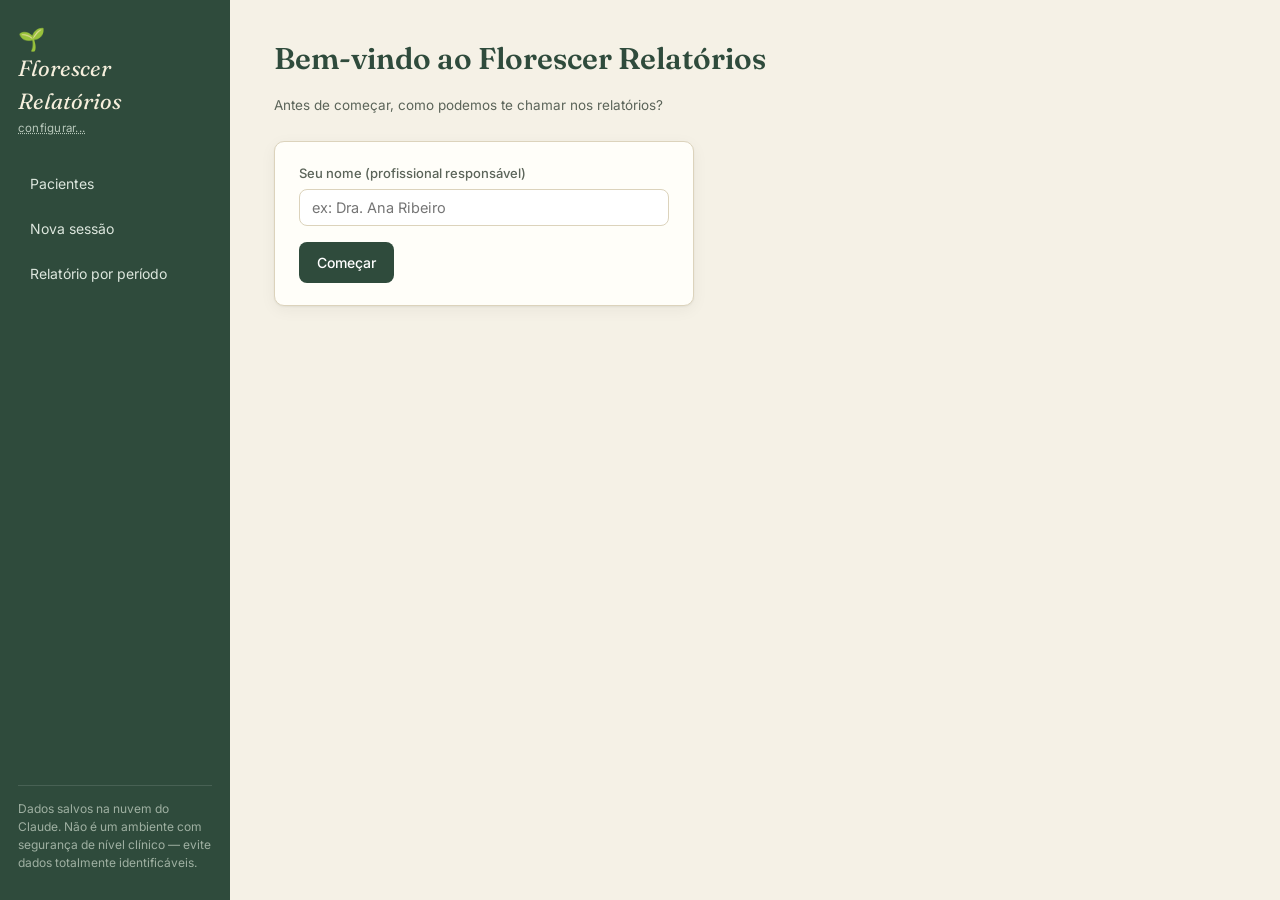
<file: local/index.html>
<!DOCTYPE html>
<html lang="pt-BR">
<head>
<meta charset="UTF-8">
<meta name="viewport" content="width=device-width, initial-scale=1.0">
<title>Florescer Relatórios</title>
<link rel="preconnect" href="https://fonts.googleapis.com">
<link href="https://fonts.googleapis.com/css2?family=Fraunces:ital,opsz,wght@0,9..144,400;0,9..144,500;0,9..144,600;1,9..144,500&family=Inter:wght@400;500;600;700&display=swap" rel="stylesheet">
<style>
  :root{
    --bg: #F5F1E6;
    --bg-alt: #ECE5D3;
    --panel: #FFFEF9;
    --ink: #232E27;
    --ink-soft: #5B6459;
    --primary: #2F4B3C;
    --primary-light: #6E8B76;
    --accent: #B8862E;
    --accent-soft: #EFDFBB;
    --border: #DCD3BC;
    --danger: #A6432B;
    --radius: 10px;
    --shadow: 0 1px 2px rgba(35,46,39,0.06), 0 4px 16px rgba(35,46,39,0.05);
  }
  *{box-sizing:border-box;}
  body{
    margin:0;
    background:var(--bg);
    color:var(--ink);
    font-family:'Inter',sans-serif;
    font-size:15px;
    line-height:1.5;
  }
  h1,h2,h3,.display{
    font-family:'Fraunces',serif;
    font-weight:600;
    color:var(--primary);
    margin:0;
  }
  #app{
    display:flex;
    min-height:100vh;
  }
  /* Sidebar */
  #sidebar{
    width:230px;
    flex-shrink:0;
    background:var(--primary);
    color:#EFE9D8;
    padding:28px 18px;
    display:flex;
    flex-direction:column;
    gap:26px;
  }
  #brand{
    display:flex;
    flex-direction:column;
    gap:2px;
  }
  #brand .leaf{
    font-size:22px;
    line-height:1;
  }
  #brand .name{
    font-family:'Fraunces',serif;
    font-style:italic;
    font-size:22px;
    color:#F6EFDD;
  }
  #brand .sub{
    font-size:11.5px;
    color:#B9C9BC;
    letter-spacing:.02em;
  }
  nav{display:flex; flex-direction:column; gap:4px;}
  nav button{
    all:unset;
    cursor:pointer;
    padding:10px 12px;
    border-radius:8px;
    font-size:14px;
    color:#DCE6DD;
    transition:background .15s ease;
  }
  nav button:hover{ background:rgba(255,255,255,0.08); }
  nav button.active{
    background:rgba(255,255,255,0.14);
    color:#fff;
    font-weight:500;
  }
  #sidebar-footer{
    margin-top:auto;
    font-size:12px;
    color:#9FB0A2;
    border-top:1px solid rgba(255,255,255,0.12);
    padding-top:14px;
  }
  /* Main */
  #main{
    flex:1;
    padding:36px 44px;
    max-width:920px;
  }
  .eyebrow-free-header{
    margin-bottom:26px;
  }
  .card{
    background:var(--panel);
    border:1px solid var(--border);
    border-radius:var(--radius);
    padding:22px 24px;
    box-shadow:var(--shadow);
    margin-bottom:18px;
  }
  .row{ display:flex; gap:12px; align-items:center; flex-wrap:wrap;}
  .btn{
    all:unset;
    cursor:pointer;
    background:var(--primary);
    color:#fff;
    padding:10px 18px;
    border-radius:8px;
    font-size:14px;
    font-weight:500;
    text-align:center;
  }
  .btn:hover{ background:#243C30; }
  .btn.secondary{
    background:transparent;
    color:var(--primary);
    border:1px solid var(--primary-light);
  }
  .btn.secondary:hover{ background:var(--bg-alt); }
  .btn.accent{ background:var(--accent); }
  .btn.accent:hover{ background:#9C7226; }
  .btn.danger{ background:transparent; color:var(--danger); border:1px solid #E3B7A9;}
  .btn.danger:hover{ background:#FBEEE9; }
  .btn:disabled{ opacity:.5; cursor:not-allowed; }
  input[type=text], input[type=date], textarea, select{
    font-family:'Inter',sans-serif;
    font-size:14.5px;
    padding:9px 12px;
    border:1px solid var(--border);
    border-radius:8px;
    background:#fff;
    color:var(--ink);
    width:100%;
  }
  textarea{ resize:vertical; line-height:1.55; }
  label{ font-size:13px; color:var(--ink-soft); font-weight:500; display:block; margin-bottom:6px;}
  .field{ margin-bottom:16px; }
  .muted{ color:var(--ink-soft); font-size:13.5px; }
  .patient-item{
    display:flex; justify-content:space-between; align-items:center;
    padding:14px 16px; border:1px solid var(--border); border-radius:8px;
    margin-bottom:8px; cursor:pointer; background:#fff;
    transition:border-color .15s ease;
  }
  .patient-item:hover{ border-color:var(--primary-light); }
  .patient-item .name{ font-weight:600; color:var(--ink); }
  .patient-item .count{ font-size:12.5px; color:var(--ink-soft); }
  .report-item{
    padding:12px 14px; border:1px solid var(--border); border-radius:8px;
    margin-bottom:8px; cursor:pointer; background:#fff;
  }
  .report-item:hover{ border-color:var(--primary-light); }
  .report-item .title{ font-weight:600; font-size:14px; }
  .report-item .date{ font-size:12.5px; color:var(--ink-soft); }
  .badge{
    display:inline-block; font-size:11.5px; padding:3px 9px; border-radius:20px;
    background:var(--accent-soft); color:#7A5A18; font-weight:500;
  }
  .rec-dot{
    width:10px; height:10px; border-radius:50%; background:var(--danger);
    animation:pulse 1.2s infinite;
  }
  @keyframes pulse{ 0%{opacity:1;} 50%{opacity:.35;} 100%{opacity:1;} }
  #transcript-box{
    min-height:140px; max-height:260px; overflow-y:auto;
    white-space:pre-wrap;
  }
  .divider{ height:1px; background:var(--border); margin:20px 0; }
  .empty-state{
    text-align:center; padding:40px 20px; color:var(--ink-soft);
  }
  .toast{
    position:fixed; bottom:24px; right:24px; background:var(--primary);
    color:#fff; padding:12px 18px; border-radius:8px; font-size:13.5px;
    box-shadow:var(--shadow); opacity:0; transform:translateY(8px);
    transition:all .25s ease; pointer-events:none; z-index:50;
  }
  .toast.show{ opacity:1; transform:translateY(0); }
  a.linklike{ color:var(--primary); text-decoration:underline; cursor:pointer; }
  ::selection{ background:var(--accent-soft); }
  @media (max-width: 720px){
    #app{ flex-direction:column; }
    #sidebar{ width:100%; flex-direction:row; align-items:center; padding:14px 16px; gap:14px;}
    #brand .sub{ display:none; }
    nav{ flex-direction:row; overflow-x:auto; }
    #sidebar-footer{ display:none; }
    #main{ padding:20px; }
  }
</style>
</head>
<body>
<div id="app">
  <div id="sidebar">
    <div id="brand">
      <span class="leaf">🌱</span>
      <span class="name">Florescer Relatórios</span>
      <span class="sub" id="sidebar-professional-name" style="cursor:pointer; text-decoration:underline dotted;" title="Clique para editar">—</span>
    </div>
    <nav id="nav">
      <button data-view="patients">Pacientes</button>
      <button data-view="newSession">Nova sessão</button>
      <button data-view="period">Relatório por período</button>
    </nav>
    <div id="sidebar-footer">Dados salvos na nuvem do Claude. Não é um ambiente com segurança de nível clínico — evite dados totalmente identificáveis.</div>
  </div>
  <div id="main"></div>
</div>
<div class="toast" id="toast"></div>

<script>
/* ---------------- State & storage ---------------- */
const state = {
  professionalName: null,
  patients: [],
  reportsByPatient: {},
  currentView: 'patients',
  currentPatientId: null,
};

const SHARED = true;

// Dentro do Claude usa o armazenamento do artefato; no site (GitHub Pages) usa o localStorage do navegador.
const HAS_CLAUDE_STORAGE = typeof window.storage !== 'undefined' && window.storage && typeof window.storage.get === 'function';

async function storeGet(key){
  try{
    if(HAS_CLAUDE_STORAGE){ const r = await window.storage.get(key, SHARED); return r ? JSON.parse(r.value) : null; }
    const raw = localStorage.getItem(key);
    return raw ? JSON.parse(raw) : null;
  }
  catch(e){ return null; }
}
async function storeSet(key, value){
  try{
    if(HAS_CLAUDE_STORAGE){ await window.storage.set(key, JSON.stringify(value), SHARED); }
    else { localStorage.setItem(key, JSON.stringify(value)); }
  }
  catch(e){ console.error('storage set failed', e); showToast('Erro ao salvar. Tente novamente.'); }
}

function showToast(msg){
  const t = document.getElementById('toast');
  t.textContent = msg;
  t.classList.add('show');
  setTimeout(()=> t.classList.remove('show'), 2400);
}
function uid(){ return Date.now().toString(36) + Math.random().toString(36).slice(2,8); }
function fmtDate(iso){
  const d = new Date(iso);
  return d.toLocaleDateString('pt-BR', { day:'2-digit', month:'2-digit', year:'numeric' });
}
function todayISO(){ return new Date().toISOString().slice(0,10); }

/* ---------------- Claude API call ---------------- */
async function callClaude(promptText){
  const response = await fetch('https://api.anthropic.com/v1/messages', {
    method: 'POST',
    headers: { 'Content-Type': 'application/json' },
    body: JSON.stringify({
      model: 'claude-sonnet-4-6',
      max_tokens: 1000,
      messages: [{ role: 'user', content: promptText }]
    })
  });
  if(!response.ok){
    if(!HAS_CLAUDE_STORAGE){ showToast('A geração por IA só está disponível dentro do Claude. Aqui você pode escrever o relatório manualmente.'); }
    throw new Error('Falha na chamada à IA (' + response.status + ')');
  }
  const data = await response.json();
  return (data.content || []).map(b => b.text || '').join('\n').trim();
}

/* ---------------- Init ---------------- */
async function init(){
  const config = await storeGet('florescer:config');
  if(config && config.professionalName){
    state.professionalName = config.professionalName;
  }
  const patients = await storeGet('florescer:patients');
  state.patients = patients || [];
  document.getElementById('sidebar-professional-name').textContent = state.professionalName ? state.professionalName : 'configurar...';

  document.querySelectorAll('#nav button').forEach(btn=>{
    btn.addEventListener('click', ()=> setView(btn.dataset.view));
  });

  document.getElementById('sidebar-professional-name').addEventListener('click', async ()=>{
    const novo = prompt('Seu nome (aparece nos relatórios):', state.professionalName || '');
    if(!novo || !novo.trim()) return;
    state.professionalName = novo.trim();
    await storeSet('florescer:config', { professionalName: state.professionalName });
    document.getElementById('sidebar-professional-name').textContent = state.professionalName;
    showToast('Nome atualizado.');
  });

  if(!state.professionalName){
    renderSetup();
  } else {
    setView('patients');
  }
}

function setView(view, opts={}){
  state.currentView = view;
  document.querySelectorAll('#nav button').forEach(b=> b.classList.toggle('active', b.dataset.view===view));
  if(view==='patients') renderPatients();
  if(view==='newSession') renderNewSession(opts.patientId || null);
  if(view==='period') renderPeriod();
  if(view==='patientDetail') renderPatientDetail(opts.patientId);
}

/* ---------------- Setup ---------------- */
function renderSetup(){
  const main = document.getElementById('main');
  main.innerHTML = `
    <div class="eyebrow-free-header">
      <h1>Bem-vindo ao Florescer Relatórios</h1>
      <p class="muted">Antes de começar, como podemos te chamar nos relatórios?</p>
    </div>
    <div class="card" style="max-width:420px;">
      <div class="field">
        <label>Seu nome (profissional responsável)</label>
        <input type="text" id="setup-name" placeholder="ex: Dra. Ana Ribeiro">
      </div>
      <button class="btn" id="setup-save">Começar</button>
    </div>
  `;
  document.getElementById('setup-save').addEventListener('click', async ()=>{
    const name = document.getElementById('setup-name').value.trim();
    if(!name){ showToast('Digite um nome para continuar.'); return; }
    state.professionalName = name;
    await storeSet('florescer:config', { professionalName: name });
    document.getElementById('sidebar-professional-name').textContent = name;
    setView('patients');
  });
}

/* ---------------- Patients list ---------------- */
async function renderPatients(){
  const main = document.getElementById('main');
  main.innerHTML = `
    <div class="eyebrow-free-header row" style="justify-content:space-between;">
      <h1>Pacientes</h1>
      <button class="btn" id="add-patient-btn">Novo paciente</button>
    </div>
    <div id="add-patient-card" class="card" style="display:none; max-width:420px;">
      <div class="field">
        <label>Nome ou identificação do paciente</label>
        <input type="text" id="new-patient-name" placeholder="ex: Paciente M.S. ou iniciais">
      </div>
      <div class="row">
        <button class="btn" id="confirm-add-patient">Adicionar</button>
        <button class="btn secondary" id="cancel-add-patient">Cancelar</button>
      </div>
    </div>
    <div id="patients-list"></div>
  `;
  document.getElementById('add-patient-btn').addEventListener('click', ()=>{
    document.getElementById('add-patient-card').style.display = 'block';
  });
  document.getElementById('cancel-add-patient').addEventListener('click', ()=>{
    document.getElementById('add-patient-card').style.display = 'none';
  });
  document.getElementById('confirm-add-patient').addEventListener('click', async ()=>{
    const name = document.getElementById('new-patient-name').value.trim();
    if(!name){ showToast('Digite um nome.'); return; }
    const patient = { id: uid(), name, createdAt: new Date().toISOString() };
    state.patients.push(patient);
    await storeSet('florescer:patients', state.patients);
    renderPatients();
    showToast('Paciente adicionado.');
  });

  const list = document.getElementById('patients-list');
  if(state.patients.length===0){
    list.innerHTML = `<div class="card empty-state">Nenhum paciente cadastrado ainda. Clique em "Novo paciente" para começar.</div>`;
    return;
  }
  for(const p of state.patients){
    const reports = state.reportsByPatient[p.id] || (await loadReports(p.id));
    const item = document.createElement('div');
    item.className = 'patient-item';
    item.innerHTML = `<div><div class="name">${escapeHtml(p.name)}</div><div class="count">${reports.length} relatório(s)</div></div><div class="muted">Ver →</div>`;
    item.addEventListener('click', ()=> setView('patientDetail', {patientId: p.id}));
    list.appendChild(item);
  }
}

async function loadReports(patientId){
  const key = 'florescer:reports:' + patientId;
  const reports = (await storeGet(key)) || [];
  state.reportsByPatient[patientId] = reports;
  return reports;
}
async function saveReports(patientId, reports){
  state.reportsByPatient[patientId] = reports;
  await storeSet('florescer:reports:' + patientId, reports);
}

function escapeHtml(str){
  return String(str).replace(/[&<>"']/g, m => ({'&':'&amp;','<':'&lt;','>':'&gt;','"':'&quot;',"'":'&#39;'}[m]));
}

/* ---------------- Patient detail ---------------- */
async function renderPatientDetail(patientId){
  const patient = state.patients.find(p=>p.id===patientId);
  if(!patient){ setView('patients'); return; }
  const reports = await loadReports(patientId);
  const main = document.getElementById('main');
  main.innerHTML = `
    <div class="eyebrow-free-header">
      <a class="linklike" id="back-link">← Pacientes</a>
      <h1 style="margin-top:8px;">${escapeHtml(patient.name)}</h1>
      <p class="muted">Cadastrado em ${fmtDate(patient.createdAt)}</p>
    </div>
    <div class="row" style="margin-bottom:18px;">
      <button class="btn" id="new-session-for-patient">Nova sessão para este paciente</button>
      <button class="btn secondary" id="rename-patient">Editar nome</button>
      <button class="btn danger" id="delete-patient">Remover paciente</button>
    </div>
    <h3 style="margin-bottom:10px;">Relatórios de sessão</h3>
    <div id="reports-list"></div>
  `;
  document.getElementById('back-link').addEventListener('click', ()=> setView('patients'));
  document.getElementById('new-session-for-patient').addEventListener('click', ()=> setView('newSession', {patientId}));
  document.getElementById('rename-patient').addEventListener('click', async ()=>{
    const novoNome = prompt('Novo nome do paciente:', patient.name);
    if(!novoNome || !novoNome.trim()) return;
    patient.name = novoNome.trim();
    await storeSet('florescer:patients', state.patients);
    showToast('Nome atualizado.');
    renderPatientDetail(patientId);
  });
  document.getElementById('delete-patient').addEventListener('click', async ()=>{
    if(!confirm('Remover este paciente e todos os relatórios associados? Esta ação não pode ser desfeita.')) return;
    state.patients = state.patients.filter(p=>p.id!==patientId);
    await storeSet('florescer:patients', state.patients);
    showToast('Paciente removido.');
    setView('patients');
  });

  const list = document.getElementById('reports-list');
  if(reports.length===0){
    list.innerHTML = `<div class="card empty-state">Nenhum relatório ainda para este paciente.</div>`;
    return;
  }
  const sorted = [...reports].sort((a,b)=> new Date(b.date) - new Date(a.date));
  list.innerHTML='';
  for(const r of sorted){
    const item = document.createElement('div');
    item.className = 'report-item';
    const statusBadge = r.reviewed
      ? `<span class="badge" style="background:#DCEAD9; color:#2F4B3C;">Revisado</span>`
      : `<span class="badge">Rascunho</span>`;
    item.innerHTML = `<div><div class="title">${escapeHtml(r.title)}</div><div class="date">${fmtDate(r.date)}</div></div>${statusBadge}`;
    item.style.display = 'flex';
    item.style.justifyContent = 'space-between';
    item.style.alignItems = 'center';
    item.addEventListener('click', ()=> renderReportViewer(patientId, r.id));
    list.appendChild(item);
  }
}

/* ---------------- Report viewer / editor ---------------- */
async function renderReportViewer(patientId, reportId){
  const patient = state.patients.find(p=>p.id===patientId);
  const reports = state.reportsByPatient[patientId] || await loadReports(patientId);
  const report = reports.find(r=>r.id===reportId);
  if(!report){ setView('patientDetail', {patientId}); return; }
  const main = document.getElementById('main');
  main.innerHTML = `
    <div class="eyebrow-free-header">
      <a class="linklike" id="back-link">← ${escapeHtml(patient.name)}</a>
      <div class="row" style="justify-content:space-between; margin-top:8px;">
        <h1>${escapeHtml(report.title)}</h1>
        <span class="badge">${fmtDate(report.date)}</span>
      </div>
    </div>
    <div class="card">
      <p class="muted" style="margin-bottom:12px;">⚠️ Este texto pode ter sido gerado ou ajudado por IA — revise com atenção antes de considerá-lo final.</p>
      <label>Relatório (editável)</label>
      <textarea id="report-editor" rows="16">${escapeHtml(report.report)}</textarea>
      <div class="row" style="margin-top:14px; justify-content:space-between;">
        <label style="display:flex; align-items:center; gap:8px; margin:0; cursor:pointer;">
          <input type="checkbox" id="reviewed-check" style="width:auto;" ${report.reviewed ? 'checked' : ''}>
          Marcar como revisado
        </label>
      </div>
      <div class="row" style="margin-top:14px;">
        <button class="btn" id="save-report-edit">Salvar alterações</button>
        <button class="btn secondary" id="export-word">Exportar Word (.doc)</button>
        <button class="btn secondary" id="export-pdf">Exportar PDF</button>
        <button class="btn danger" id="delete-report">Excluir relatório</button>
      </div>
    </div>
    <details class="card">
      <summary style="cursor:pointer; font-weight:500;">Ver transcrição original da sessão (para auditoria)</summary>
      <div style="margin-top:12px; white-space:pre-wrap;" class="muted">${escapeHtml(report.transcript || '(sem transcrição registrada)')}</div>
    </details>
  `;
  document.getElementById('back-link').addEventListener('click', ()=> setView('patientDetail', {patientId}));
  document.getElementById('save-report-edit').addEventListener('click', async ()=>{
    report.report = document.getElementById('report-editor').value;
    report.reviewed = document.getElementById('reviewed-check').checked;
    await saveReports(patientId, reports);
    showToast('Relatório salvo.');
  });
  document.getElementById('reviewed-check').addEventListener('change', async (e)=>{
    report.reviewed = e.target.checked;
    await saveReports(patientId, reports);
  });
  document.getElementById('delete-report').addEventListener('click', async ()=>{
    if(!confirm('Excluir este relatório permanentemente? Esta ação não pode ser desfeita.')) return;
    const updated = reports.filter(r=>r.id!==reportId);
    await saveReports(patientId, updated);
    showToast('Relatório excluído.');
    setView('patientDetail', {patientId});
  });
  document.getElementById('export-word').addEventListener('click', ()=>{
    exportWord(report.title, document.getElementById('report-editor').value, patient.name, report.date);
  });
  document.getElementById('export-pdf').addEventListener('click', ()=>{
    exportPdf(report.title, document.getElementById('report-editor').value, patient.name, report.date);
  });
}

/* ---------------- Export helpers ---------------- */
function reportHtmlBody(title, bodyText, patientName, dateStr){
  const paragraphs = bodyText.split('\n').map(line=>{
    line = line.trim();
    if(!line) return '<p>&nbsp;</p>';
    return `<p>${escapeHtml(line)}</p>`;
  }).join('\n');
  return `
    <h1 style="font-family:Georgia,serif;color:#2F4B3C;">${escapeHtml(title)}</h1>
    <p><strong>Paciente:</strong> ${escapeHtml(patientName)} &nbsp;|&nbsp; <strong>Data:</strong> ${fmtDate(dateStr)}</p>
    <p><strong>Profissional:</strong> ${escapeHtml(state.professionalName || '')}</p>
    <hr>
    ${paragraphs}
  `;
}

function exportWord(title, bodyText, patientName, dateStr){
  const html = `
    <html xmlns:o='urn:schemas-microsoft-com:office:office' xmlns:w='urn:schemas-microsoft-com:office:word' xmlns='http://www.w3.org/TR/REC-html40'>
    <head><meta charset='utf-8'><title>${escapeHtml(title)}</title></head>
    <body style="font-family:Calibri, Arial, sans-serif; font-size:12pt;">
      ${reportHtmlBody(title, bodyText, patientName, dateStr)}
    </body></html>`;
  const blob = new Blob(['\ufeff', html], { type: 'application/msword' });
  const url = URL.createObjectURL(blob);
  const a = document.createElement('a');
  a.href = url;
  a.download = `${sanitizeFilename(title)}.doc`;
  document.body.appendChild(a);
  a.click();
  document.body.removeChild(a);
  URL.revokeObjectURL(url);
}

function exportPdf(title, bodyText, patientName, dateStr){
  const w = window.open('', '_blank');
  w.document.write(`
    <html><head><title>${escapeHtml(title)}</title>
    <style>body{font-family:Georgia,serif; padding:40px; color:#232E27; line-height:1.6;} h1{color:#2F4B3C;}</style>
    </head><body>${reportHtmlBody(title, bodyText, patientName, dateStr)}</body></html>
  `);
  w.document.close();
  setTimeout(()=> w.print(), 300);
}

function sanitizeFilename(str){
  return str.normalize('NFD').replace(/[\u0300-\u036f]/g,'').replace(/[^a-zA-Z0-9\- ]/g,'').trim().replace(/\s+/g,'_') || 'relatorio';
}

/* ---------------- New session (recording + transcription) ---------------- */
let recognition = null;
let mediaRecorder = null;
let audioChunks = [];
let liveTranscript = '';
let isRecording = false;
let recTimerStart = null;
let recTimerInterval = null;
let uploadedAudioUrl = null;
let uploadRecognition = null;
let isTranscribingUpload = false;

function updateRecTimer(){
  const el = document.getElementById('rec-timer');
  if(!el || !recTimerStart) return;
  const secs = Math.floor((Date.now() - recTimerStart) / 1000);
  const mm = String(Math.floor(secs/60)).padStart(2,'0');
  const ss = String(secs%60).padStart(2,'0');
  el.textContent = `Gravando... ${mm}:${ss}`;
}

function renderNewSession(preselectPatientId){
  const main = document.getElementById('main');
  const patientOptions = state.patients.map(p=>`<option value="${p.id}" ${p.id===preselectPatientId?'selected':''}>${escapeHtml(p.name)}</option>`).join('');
  main.innerHTML = `
    <div class="eyebrow-free-header">
      <h1>Nova sessão</h1>
      <p class="muted">Grave a sessão para transcrever ao vivo, ou cole uma transcrição manualmente abaixo.</p>
    </div>
    <div class="card">
      <div class="field">
        <label>Paciente</label>
        <select id="session-patient">
          <option value="">Selecione...</option>
          ${patientOptions}
        </select>
      </div>
      <div class="field">
        <label>Título da sessão</label>
        <input type="text" id="session-title" placeholder="ex: Sessão de acompanhamento" value="Sessão de ${fmtDate(todayISO())}">
      </div>
      <div class="field">
        <label>Data</label>
        <input type="date" id="session-date" value="${todayISO()}">
      </div>
    </div>
    <div class="card">
      <div class="row" style="justify-content:space-between;">
        <label style="margin:0;">Transcrição ao vivo</label>
        <div class="row" id="rec-status" style="display:none;"><span class="rec-dot"></span><span class="muted" id="rec-timer">Gravando... 00:00</span></div>
      </div>
      <div id="transcript-box" style="border:1px solid var(--border); border-radius:8px; padding:10px 12px; margin:10px 0; background:#FBF9F2;"></div>
      <div class="row">
        <button class="btn" id="start-rec">Iniciar gravação</button>
        <button class="btn danger" id="stop-rec" disabled>Parar</button>
      </div>
      <p class="muted" id="speech-support-note" style="margin-top:10px;"></p>
      <p class="muted" style="margin-top:4px;">O áudio não é salvo — só o texto transcrito fica registrado, para servir de bloco de notas e permitir conferência posterior.</p>
    </div>
    <div class="card">
      <label style="margin:0;">Já tem uma sessão gravada? Envie o áudio</label>
      <p class="muted" style="margin-top:4px; margin-bottom:12px;">O arquivo de áudio nunca é salvo — é descartado assim que a transcrição termina.</p>
      <input type="file" id="audio-upload" accept="audio/*">
      <audio id="audio-player" controls style="display:none; width:100%; margin-top:12px;"></audio>

      <div style="margin-top:16px; padding:14px; border:1px dashed var(--border); border-radius:8px; background:#FBF9F2;">
        <div class="row" style="justify-content:space-between;">
          <strong style="font-size:13.5px;">Opção A — Whisper local (experimental)</strong>
          <span class="badge">beta</span>
        </div>
        <p class="muted" style="margin-top:6px;">Roda dentro do seu navegador, sem enviar o áudio pra nenhum servidor. Baixa um modelo de IA (~150MB) na primeira vez. Pode não funcionar neste ambiente por restrições de segurança — se travar, use a Opção B abaixo.</p>
        <button class="btn secondary" id="transcribe-whisper-btn" style="margin-top:8px;" disabled>Transcrever com Whisper local</button>
        <p class="muted" id="whisper-status" style="margin-top:8px; display:none;"></p>
      </div>

      <div style="margin-top:12px; padding:14px; border:1px dashed var(--border); border-radius:8px;">
        <strong style="font-size:13.5px;">Opção B — Tocar e ouvir pelo microfone</strong>
        <p class="muted" style="margin-top:6px;">Mais simples, sempre funciona. Toca o áudio e o microfone escuta a reprodução — aumente o volume e fique em ambiente silencioso.</p>
        <div class="row" style="margin-top:8px;">
          <button class="btn secondary" id="transcribe-upload-btn" disabled>Transcrever ouvindo</button>
          <button class="btn danger" id="stop-upload-transcribe-btn" style="display:none;">Parar transcrição</button>
        </div>
      </div>
      <button class="btn secondary" id="discard-upload-btn" style="display:none; margin-top:12px;">Descartar áudio</button>
    </div>
    <div class="card">
      <div class="field">
        <label>Ou cole/edite a transcrição manualmente</label>
        <textarea id="manual-transcript" rows="6" placeholder="Cole aqui a transcrição da sessão, se preferir."></textarea>
      </div>
    </div>
    <div class="card">
      <button class="btn accent" id="generate-report" disabled>Gerar esboço de relatório com IA</button>
      <p class="muted" style="margin-top:8px;">Disponível após haver alguma transcrição (gravada, enviada por áudio, ou colada).</p>
      <div id="report-result" style="display:none; margin-top:18px;">
        <p class="muted" style="margin-bottom:10px;">⚠️ Esboço gerado por IA a partir da transcrição — revise com atenção antes de salvar, comparando com o texto original acima.</p>
        <label>Esboço do relatório (revise e edite antes de salvar)</label>
        <textarea id="draft-report" rows="14"></textarea>
        <div class="row" style="margin-top:12px;">
          <button class="btn" id="save-session-report">Salvar relatório</button>
        </div>
      </div>
    </div>
  `;

  liveTranscript = '';
  isRecording = false;
  updateTranscriptBox();
  wireNewSessionEvents();
  wireAudioUploadEvents();
}

function updateTranscriptBox(){
  const box = document.getElementById('transcript-box');
  if(box) box.textContent = liveTranscript || '(a transcrição aparecerá aqui durante a gravação)';
}

function currentFullTranscript(){
  const manual = document.getElementById('manual-transcript').value.trim();
  const combined = [liveTranscript.trim(), manual].filter(Boolean).join('\n\n');
  return combined;
}

function wireNewSessionEvents(){
  const SpeechRecognitionAPI = window.SpeechRecognition || window.webkitSpeechRecognition;
  const supportNote = document.getElementById('speech-support-note');
  if(!SpeechRecognitionAPI){
    supportNote.textContent = 'Seu navegador não tem suporte à transcrição automática (funciona melhor no Chrome ou Edge). Você ainda pode colar a transcrição manualmente abaixo.';
    document.getElementById('start-rec').disabled = true;
  } else {
    supportNote.textContent = 'A transcrição automática funciona melhor no Chrome/Edge, em ambiente silencioso.';
  }

  document.getElementById('manual-transcript').addEventListener('input', refreshGenerateButton);

  document.getElementById('start-rec').addEventListener('click', async ()=>{
    try{
      const stream = await navigator.mediaDevices.getUserMedia({ audio: true });
      audioChunks = [];
      mediaRecorder = new MediaRecorder(stream);
      mediaRecorder.ondataavailable = e => audioChunks.push(e.data);
      mediaRecorder.start();

      recognition = new SpeechRecognitionAPI();
      recognition.lang = 'pt-BR';
      recognition.continuous = true;
      recognition.interimResults = false;
      recognition.onresult = (event)=>{
        for(let i=event.resultIndex; i<event.results.length; i++){
          if(event.results[i].isFinal){
            liveTranscript += event.results[i][0].transcript + ' ';
            updateTranscriptBox();
            refreshGenerateButton();
          }
        }
      };
      recognition.onerror = (e)=>{ console.warn('speech recognition error', e); };
      recognition.onend = ()=>{ if(isRecording) recognition.start(); };
      recognition.start();

      isRecording = true;
      recTimerStart = Date.now();
      recTimerInterval = setInterval(updateRecTimer, 1000);
      document.getElementById('start-rec').disabled = true;
      document.getElementById('stop-rec').disabled = false;
      document.getElementById('rec-status').style.display = 'flex';
      updateRecTimer();
    } catch(err){
      showToast('Não foi possível acessar o microfone.');
    }
  });

  document.getElementById('stop-rec').addEventListener('click', ()=>{
    isRecording = false;
    if(recognition) recognition.stop();
    if(mediaRecorder && mediaRecorder.state !== 'inactive') mediaRecorder.stop();
    clearInterval(recTimerInterval);
    document.getElementById('start-rec').disabled = false;
    document.getElementById('stop-rec').disabled = true;
    document.getElementById('rec-status').style.display = 'none';
    refreshGenerateButton();
  });

  document.getElementById('generate-report').addEventListener('click', async ()=>{
    const transcript = currentFullTranscript();
    if(!transcript){ showToast('Não há transcrição ainda.'); return; }
    const btn = document.getElementById('generate-report');
    btn.disabled = true;
    btn.textContent = 'Gerando esboço...';
    try{
      const patientSelect = document.getElementById('session-patient');
      const patientName = patientSelect.options[patientSelect.selectedIndex]?.text || 'Paciente';
      const prompt = `Você é um assistente que ajuda terapeutas a redigir esboços de relatório de sessão clínica em português do Brasil, a partir da transcrição de um atendimento.

Paciente: ${patientName}
Transcrição da sessão:
"""
${transcript}
"""

Gere um esboço de relatório de sessão, organizado com os seguintes tópicos:
1. Resumo da sessão
2. Temas abordados
3. Observações clínicas
4. Encaminhamentos / plano para próxima sessão

Escreva em tom profissional, objetivo e neutro. Não invente informações que não estejam na transcrição. Este é apenas um esboço que o profissional vai revisar e editar antes de finalizar.`;
      const result = await callClaude(prompt);
      document.getElementById('draft-report').value = result;
      document.getElementById('report-result').style.display = 'block';
    } catch(err){
      showToast('Erro ao gerar esboço. Tente novamente.');
    } finally {
      btn.disabled = false;
      btn.textContent = 'Gerar esboço de relatório com IA';
    }
  });

  document.getElementById('save-session-report').addEventListener('click', async ()=>{
    const patientId = document.getElementById('session-patient').value;
    if(!patientId){ showToast('Selecione um paciente.'); return; }
    const title = document.getElementById('session-title').value.trim() || 'Sessão';
    const date = document.getElementById('session-date').value || todayISO();
    const reportText = document.getElementById('draft-report').value;
    const transcript = currentFullTranscript();
    const reports = state.reportsByPatient[patientId] || await loadReports(patientId);
    reports.push({ id: uid(), title, date, transcript, report: reportText, createdAt: new Date().toISOString() });
    await saveReports(patientId, reports);
    showToast('Relatório salvo com sucesso.');
    setView('patientDetail', { patientId });
  });
}

function wireAudioUploadEvents(){
  const SpeechRecognitionAPI = window.SpeechRecognition || window.webkitSpeechRecognition;
  const fileInput = document.getElementById('audio-upload');
  const player = document.getElementById('audio-player');
  const transcribeBtn = document.getElementById('transcribe-upload-btn');
  const stopBtn = document.getElementById('stop-upload-transcribe-btn');
  const discardBtn = document.getElementById('discard-upload-btn');

  if(!SpeechRecognitionAPI){
    transcribeBtn.disabled = true;
    transcribeBtn.title = 'Transcrição automática não é suportada neste navegador.';
  }

  fileInput.addEventListener('change', ()=>{
    const file = fileInput.files[0];
    if(!file) return;
    if(uploadedAudioUrl) URL.revokeObjectURL(uploadedAudioUrl);
    uploadedAudioUrl = URL.createObjectURL(file);
    player.src = uploadedAudioUrl;
    player.style.display = 'block';
    transcribeBtn.disabled = !SpeechRecognitionAPI;
    document.getElementById('transcribe-whisper-btn').disabled = false;
    discardBtn.style.display = 'inline-block';
  });

  document.getElementById('transcribe-whisper-btn').addEventListener('click', async ()=>{
    const file = fileInput.files[0];
    if(!file) return;
    await runWhisperTranscription(file);
  });

  discardBtn.addEventListener('click', ()=> discardUploadedAudio());

  transcribeBtn.addEventListener('click', async ()=>{
    if(!uploadedAudioUrl) return;
    try{
      await navigator.mediaDevices.getUserMedia({ audio: true });
    } catch(err){
      showToast('É preciso permitir o microfone para transcrever a reprodução.');
      return;
    }
    uploadRecognition = new SpeechRecognitionAPI();
    uploadRecognition.lang = 'pt-BR';
    uploadRecognition.continuous = true;
    uploadRecognition.interimResults = false;
    uploadRecognition.onresult = (event)=>{
      for(let i=event.resultIndex; i<event.results.length; i++){
        if(event.results[i].isFinal){
          liveTranscript += event.results[i][0].transcript + ' ';
          updateTranscriptBox();
          refreshGenerateButton();
        }
      }
    };
    uploadRecognition.onerror = (e)=> console.warn('upload recognition error', e);
    uploadRecognition.onend = ()=>{ if(isTranscribingUpload) uploadRecognition.start(); };

    isTranscribingUpload = true;
    uploadRecognition.start();
    player.play();
    transcribeBtn.style.display = 'none';
    stopBtn.style.display = 'inline-block';

    player.onended = ()=> finishUploadTranscription();
  });

  stopBtn.addEventListener('click', ()=> finishUploadTranscription());
}

let whisperPipelinePromise = null;

function setWhisperStatus(msg){
  const el = document.getElementById('whisper-status');
  if(!el) return;
  el.style.display = msg ? 'block' : 'none';
  el.textContent = msg;
}

async function getWhisperPipeline(){
  if(whisperPipelinePromise) return whisperPipelinePromise;
  whisperPipelinePromise = (async ()=>{
    setWhisperStatus('Carregando biblioteca de IA...');
    const { pipeline, env } = await import('https://cdn.jsdelivr.net/npm/@huggingface/transformers@3.0.0');
    env.allowLocalModels = false;
    setWhisperStatus('Baixando modelo Whisper (pode levar um tempo na primeira vez)...');
    const pipe = await pipeline('automatic-speech-recognition', 'Xenova/whisper-base', {
      progress_callback: (p)=>{
        if(p && p.status === 'progress' && p.file){
          const pct = p.progress ? Math.round(p.progress) : 0;
          setWhisperStatus(`Baixando ${p.file}... ${pct}%`);
        }
      }
    });
    return pipe;
  })();
  return whisperPipelinePromise;
}

async function decodeAudioTo16kMono(file){
  const arrayBuffer = await file.arrayBuffer();
  const AudioCtx = window.AudioContext || window.webkitAudioContext;
  const tempCtx = new AudioCtx();
  const decoded = await tempCtx.decodeAudioData(arrayBuffer.slice(0));
  tempCtx.close();

  const targetRate = 16000;
  const offline = new OfflineAudioContext(1, Math.ceil(decoded.duration * targetRate), targetRate);
  const source = offline.createBufferSource();
  source.buffer = decoded;
  source.connect(offline.destination);
  source.start(0);
  const rendered = await offline.startRendering();
  return rendered.getChannelData(0);
}

async function runWhisperTranscription(file){
  const btn = document.getElementById('transcribe-whisper-btn');
  btn.disabled = true;
  try{
    const pipe = await getWhisperPipeline();
    setWhisperStatus('Processando áudio...');
    const audioData = await decodeAudioTo16kMono(file);
    setWhisperStatus('Transcrevendo (pode levar alguns minutos)...');
    const result = await pipe(audioData, { language: 'portuguese', task: 'transcribe', chunk_length_s: 30, stride_length_s: 5 });
    const text = (result && result.text || '').trim();
    if(text){
      liveTranscript += text + ' ';
      updateTranscriptBox();
      refreshGenerateButton();
      setWhisperStatus('Transcrição concluída com Whisper local. Descartando áudio...');
      showToast('Transcrição via Whisper concluída.');
      discardUploadedAudio();
      setTimeout(()=> setWhisperStatus(''), 2500);
    } else {
      setWhisperStatus('Não foi possível extrair texto do áudio.');
    }
  } catch(err){
    console.error('whisper error', err);
    setWhisperStatus('Não deu certo: o Whisper local provavelmente foi bloqueado pela segurança deste ambiente. Use a Opção B (tocar e ouvir pelo microfone) abaixo.');
    whisperPipelinePromise = null;
  } finally {
    btn.disabled = false;
  }
}

function finishUploadTranscription(){
  isTranscribingUpload = false;
  if(uploadRecognition) uploadRecognition.stop();
  const player = document.getElementById('audio-player');
  if(player) player.pause();
  const transcribeBtn = document.getElementById('transcribe-upload-btn');
  const stopBtn = document.getElementById('stop-upload-transcribe-btn');
  if(transcribeBtn) transcribeBtn.style.display = 'inline-block';
  if(stopBtn) stopBtn.style.display = 'none';
  showToast('Transcrição concluída. O áudio pode ser descartado.');
  discardUploadedAudio();
}

function discardUploadedAudio(){
  if(uploadedAudioUrl){ URL.revokeObjectURL(uploadedAudioUrl); uploadedAudioUrl = null; }
  const fileInput = document.getElementById('audio-upload');
  const player = document.getElementById('audio-player');
  const discardBtn = document.getElementById('discard-upload-btn');
  const transcribeBtn = document.getElementById('transcribe-upload-btn');
  const whisperBtn = document.getElementById('transcribe-whisper-btn');
  if(fileInput) fileInput.value = '';
  if(player){ player.src=''; player.style.display = 'none'; }
  if(discardBtn) discardBtn.style.display = 'none';
  if(transcribeBtn) transcribeBtn.disabled = true;
  if(whisperBtn) whisperBtn.disabled = true;
}

function refreshGenerateButton(){
  const btn = document.getElementById('generate-report');
  if(!btn) return;
  btn.disabled = !currentFullTranscript();
}

/* ---------------- Period report ---------------- */
function renderPeriod(){
  const main = document.getElementById('main');
  const patientOptions = state.patients.map(p=>`<option value="${p.id}">${escapeHtml(p.name)}</option>`).join('');
  main.innerHTML = `
    <div class="eyebrow-free-header">
      <h1>Relatório por período</h1>
      <p class="muted">Reúna os relatórios de um paciente em um intervalo de datas e gere um resumo geral.</p>
    </div>
    <div class="card">
      <div class="field">
        <label>Paciente</label>
        <select id="period-patient">
          <option value="">Selecione...</option>
          ${patientOptions}
        </select>
      </div>
      <div class="row">
        <div class="field" style="flex:1;">
          <label>De</label>
          <input type="date" id="period-start">
        </div>
        <div class="field" style="flex:1;">
          <label>Até</label>
          <input type="date" id="period-end" value="${todayISO()}">
        </div>
      </div>
      <button class="btn" id="load-period">Buscar atendimentos</button>
    </div>
    <div id="period-sessions"></div>
    <div id="period-summary-card" style="display:none;" class="card">
      <p class="muted" style="margin-bottom:10px;">⚠️ Gerado por IA a partir dos relatórios individuais — revise antes de exportar.</p>
      <label>Resumo geral do período (editável)</label>
      <textarea id="period-summary" rows="14"></textarea>
      <div class="row" style="margin-top:12px;">
        <button class="btn secondary" id="export-period-word">Exportar Word (.doc)</button>
        <button class="btn secondary" id="export-period-pdf">Exportar PDF</button>
      </div>
    </div>
  `;

  document.getElementById('load-period').addEventListener('click', async ()=>{
    const patientId = document.getElementById('period-patient').value;
    if(!patientId){ showToast('Selecione um paciente.'); return; }
    const start = document.getElementById('period-start').value;
    const end = document.getElementById('period-end').value;
    const reports = state.reportsByPatient[patientId] || await loadReports(patientId);
    const filtered = reports.filter(r=>{
      if(start && r.date < start) return false;
      if(end && r.date > end) return false;
      return true;
    }).sort((a,b)=> new Date(a.date)-new Date(b.date));

    const container = document.getElementById('period-sessions');
    if(filtered.length===0){
      container.innerHTML = `<div class="card empty-state">Nenhum relatório encontrado nesse período.</div>`;
      document.getElementById('period-summary-card').style.display = 'none';
      return;
    }
    container.innerHTML = `
      <div class="card">
        <p class="muted">${filtered.length} atendimento(s) encontrado(s).</p>
        ${filtered.map(r=>`<div class="report-item" style="cursor:default;"><div class="title">${escapeHtml(r.title)}</div><div class="date">${fmtDate(r.date)}</div></div>`).join('')}
        <button class="btn accent" id="generate-period-summary" style="margin-top:10px;">Gerar relatório geral com IA</button>
      </div>
    `;
    document.getElementById('generate-period-summary').addEventListener('click', async ()=>{
      const btn = document.getElementById('generate-period-summary');
      btn.disabled = true;
      btn.textContent = 'Gerando...';
      try{
        const patient = state.patients.find(p=>p.id===patientId);
        const combined = filtered.map(r=> `Sessão de ${fmtDate(r.date)} — ${r.title}:\n${r.report}`).join('\n\n---\n\n');
        const prompt = `Você é um assistente que ajuda terapeutas a redigir relatórios gerais de acompanhamento em português do Brasil, a partir de vários relatórios individuais de sessão de um mesmo paciente.

Paciente: ${patient.name}
Período: ${start || 'início'} a ${end || 'hoje'}

Relatórios individuais das sessões no período:
"""
${combined}
"""

Gere um relatório geral e coeso do período, cobrindo:
1. Panorama geral do acompanhamento
2. Evolução e padrões observados ao longo das sessões
3. Temas recorrentes
4. Situação atual e recomendações para continuidade

Tom profissional, objetivo. Não invente informações que não estejam nos relatórios fornecidos.`;
        const result = await callClaude(prompt);
        document.getElementById('period-summary').value = result;
        document.getElementById('period-summary-card').style.display = 'block';
        document.getElementById('period-summary-card').dataset.patientName = patient.name;
      } catch(err){
        showToast('Erro ao gerar relatório geral.');
      } finally {
        btn.disabled = false;
        btn.textContent = 'Gerar relatório geral com IA';
      }
    });
  });

  document.getElementById('export-period-word').addEventListener('click', ()=>{
    const patientId = document.getElementById('period-patient').value;
    const patient = state.patients.find(p=>p.id===patientId);
    const start = document.getElementById('period-start').value || '';
    const end = document.getElementById('period-end').value || todayISO();
    exportWord(`Relatório geral — período`, document.getElementById('period-summary').value, patient?.name || '', end);
  });
  document.getElementById('export-period-pdf').addEventListener('click', ()=>{
    const patientId = document.getElementById('period-patient').value;
    const patient = state.patients.find(p=>p.id===patientId);
    const end = document.getElementById('period-end').value || todayISO();
    exportPdf(`Relatório geral — período`, document.getElementById('period-summary').value, patient?.name || '', end);
  });
}

init();
</script>
</body>
</html>
</file>
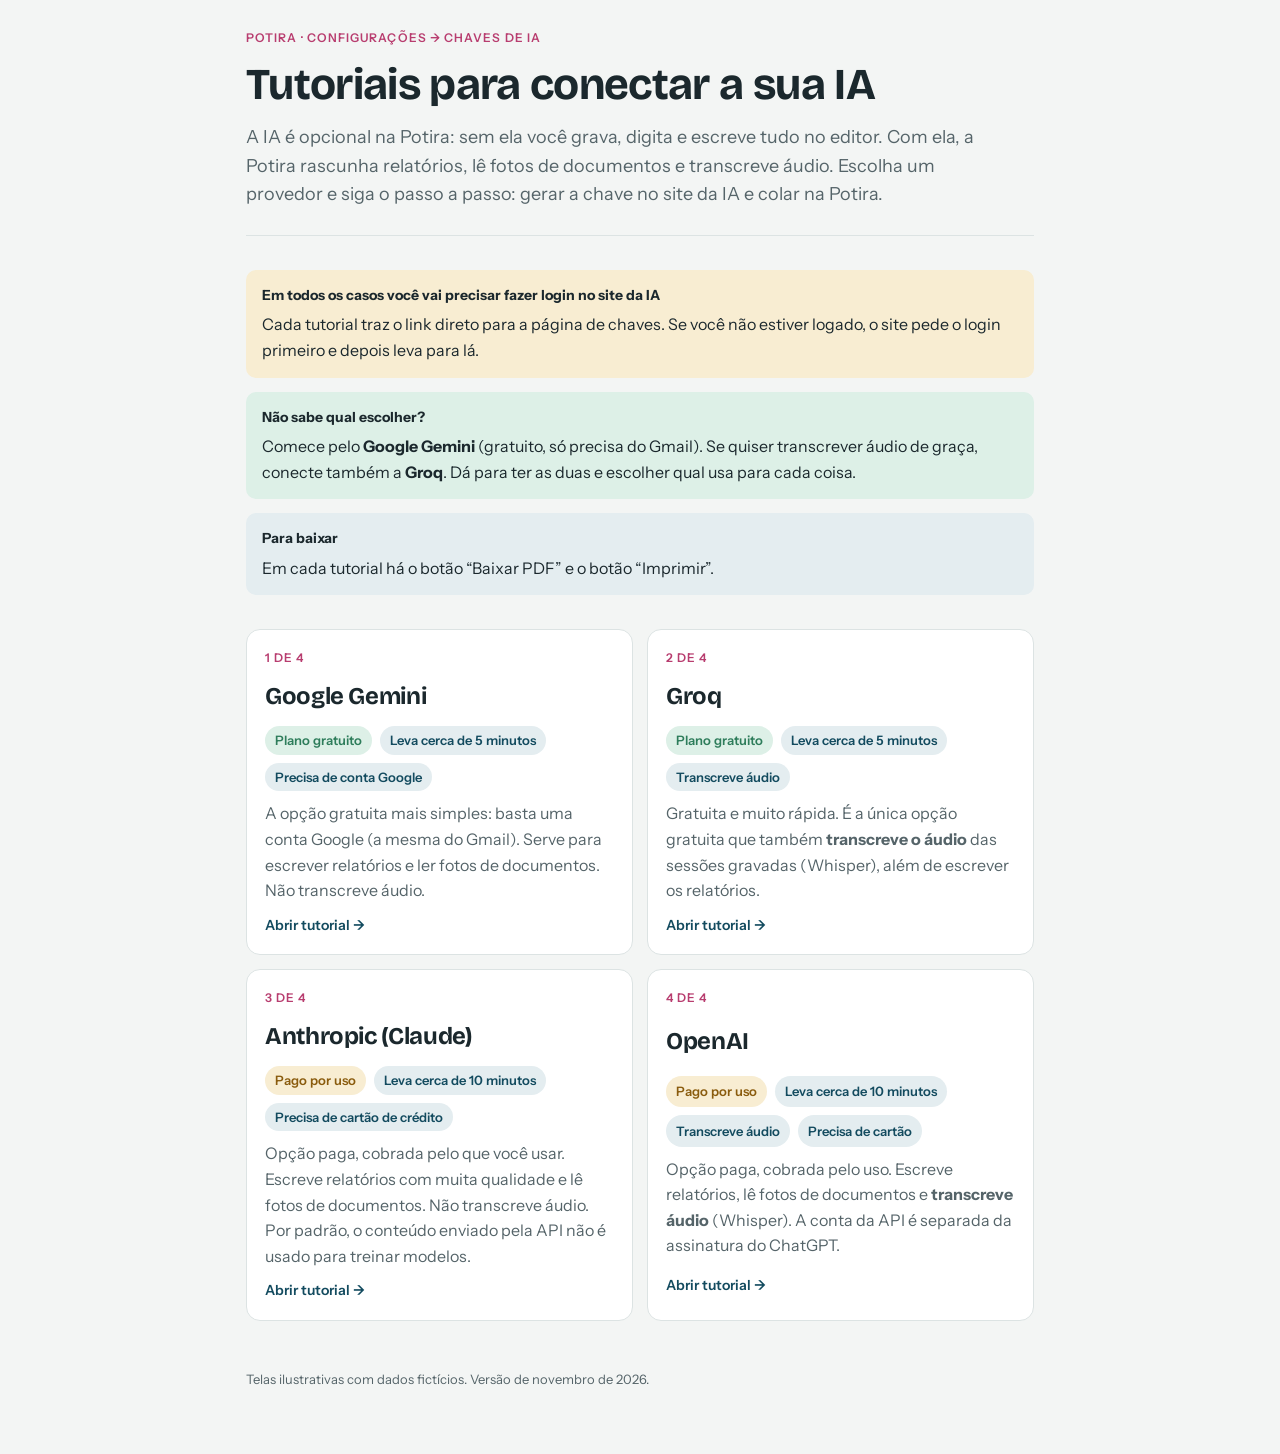
<file: tutoriais/index.html>
<!doctype html><html lang="pt-BR"><head><meta charset="utf-8"><meta name="viewport" content="width=device-width,initial-scale=1,viewport-fit=cover"><title>Tutoriais de Chaves de IA</title><meta name="claude:viewport-fit-sides" content="cover"><link rel="preconnect" href="https://fonts.googleapis.com"><link rel="stylesheet" href="https://fonts.googleapis.com/css2?family=Bricolage+Grotesque:opsz,wght@12..96,500;12..96,700&family=Instrument+Sans:wght@400;500;600&family=JetBrains+Mono:wght@400;500&display=swap"><style>
/* Layout: coluna de leitura única; cada passo = texto + "captura" de tela ilustrativa */
:root{
  --bg:#F3F5F4; --paper:#FFFFFF; --ink:#1B282D; --ink-2:#556469; --line:#DCE3E3;
  --petrol:#134B5F; --petrol-tint:#E4EDF0; --bloom:#B83D6F; --bloom-tint:#F6E6ED;
  --ok:#2E7D5B; --ok-tint:#DDF0E7; --warn:#8A5C0E; --warn-tint:#F8EDD2; --danger:#B3382C; --danger-tint:#FBE9E6;
  --shot:#FAFBFB; --chrome:#E9EEEF; --ring:#B83D6F;
  --display:'Bricolage Grotesque',system-ui,sans-serif;
  --sans:'Instrument Sans',system-ui,-apple-system,'Segoe UI',sans-serif;
  --mono:'JetBrains Mono',ui-monospace,Consolas,monospace;
}
@media (prefers-color-scheme: dark){:root:not([data-theme="light"]){
  --bg:#0F171B; --paper:#172229; --ink:#E7EFF2; --ink-2:#9FB3BC; --line:#2A3A43;
  --petrol:#8CC9DA; --petrol-tint:#16313B; --bloom:#E58AB0; --bloom-tint:#3A1D2A;
  --ok:#43A079; --ok-tint:#173528; --warn:#E8B75C; --warn-tint:#3A2C10; --danger:#F08376; --danger-tint:#3B1B18;
  --shot:#131D23; --chrome:#22313A; --ring:#E58AB0; color-scheme:dark}}
:root[data-theme="dark"]{
  --bg:#0F171B; --paper:#172229; --ink:#E7EFF2; --ink-2:#9FB3BC; --line:#2A3A43;
  --petrol:#8CC9DA; --petrol-tint:#16313B; --bloom:#E58AB0; --bloom-tint:#3A1D2A;
  --ok:#43A079; --ok-tint:#173528; --warn:#E8B75C; --warn-tint:#3A2C10; --danger:#F08376; --danger-tint:#3B1B18;
  --shot:#131D23; --chrome:#22313A; --ring:#E58AB0; color-scheme:dark}
*{box-sizing:border-box}
body{background:var(--bg);color:var(--ink);font:16px/1.6 var(--sans);margin:0}
.wrap{max-width:820px;margin:0 auto;padding-block:28px 64px;padding-left:max(16px,env(safe-area-inset-left,0px));padding-right:max(16px,env(safe-area-inset-right,0px))}
a{color:var(--petrol)} a:focus-visible,button:focus-visible{outline:3px solid var(--bloom);outline-offset:2px}
h1,h2,h3{font-family:var(--display);text-wrap:balance;margin:0;letter-spacing:-.015em}
h1{font-size:clamp(30px,6vw,44px);line-height:1.08;font-weight:700}
h2{font-size:24px;font-weight:700}
h3{font-size:19px;font-weight:600}
p{margin:0}
.crumb{display:flex;gap:10px;flex-wrap:wrap;align-items:center;font-size:14px;color:var(--ink-2);margin-bottom:22px}
.crumb a{text-decoration:none;font-weight:600}
.eyebrow{font-size:12px;letter-spacing:.09em;text-transform:uppercase;font-weight:600;color:var(--bloom)}
.hero{display:grid;gap:14px;padding-bottom:26px;border-bottom:1px solid var(--line)}
.hero .lead{font-size:18px;color:var(--ink-2);max-width:62ch}
.facts{display:flex;flex-wrap:wrap;gap:8px}
.chip{display:inline-flex;align-items:center;gap:6px;font-size:13px;font-weight:600;padding:4px 10px;border-radius:999px;background:var(--petrol-tint);color:var(--petrol)}
.chip.ok{background:var(--ok-tint);color:var(--ok)} .chip.paid{background:var(--warn-tint);color:var(--warn)}
.actions{display:flex;flex-wrap:wrap;gap:10px;margin-top:4px}
.btn{display:inline-flex;align-items:center;gap:8px;border:0;border-radius:10px;padding:11px 16px;font:600 15px var(--sans);cursor:pointer;text-decoration:none;background:var(--petrol);color:var(--paper)}
.btn.alt{background:transparent;color:var(--petrol);box-shadow:inset 0 0 0 1.5px var(--petrol)}
.note{border-radius:10px;padding:14px 16px;background:var(--petrol-tint);color:var(--ink);display:grid;gap:6px}
.note.warn{background:var(--warn-tint)} .note.danger{background:var(--danger-tint)} .note.ok{background:var(--ok-tint)}
.note b.t{font-size:14px}
section.block{display:grid;gap:14px;margin-top:34px}
.prep{display:grid;gap:10px;padding:0;margin:0;list-style:none}
.prep li{display:flex;gap:10px;align-items:flex-start}
.prep li::before{content:"";flex:0 0 18px;height:18px;margin-top:4px;border-radius:5px;box-shadow:inset 0 0 0 2px var(--petrol)}
.linkbox{display:grid;gap:6px;background:var(--paper);border:1px solid var(--line);border-radius:12px;padding:16px}
.linkbox code{font:500 15px var(--mono);word-break:break-all;color:var(--petrol)}
ol.steps{list-style:none;padding:0;margin:0;display:grid;gap:40px;counter-reset:s}
ol.steps>li{counter-increment:s;display:grid;gap:12px}
.st-head{display:flex;gap:14px;align-items:baseline}
.st-head::before{content:counter(s);flex:0 0 auto;font:700 15px var(--display);width:32px;height:32px;border-radius:50%;display:grid;place-items:center;background:var(--bloom);color:var(--paper);transform:translateY(-2px)}
.st-body{display:grid;gap:10px;padding-left:46px}
.st-body ul{margin:0;padding-left:20px;display:grid;gap:4px}
.where{font-size:14px;color:var(--ink-2)}
.where b{color:var(--ink)}
kbd,.ui{font:600 14px var(--sans);background:var(--paper);border:1px solid var(--line);border-bottom-width:2px;border-radius:6px;padding:1px 7px;white-space:nowrap}
.part{margin-top:44px;padding-top:22px;border-top:2px solid var(--ink);display:grid;gap:6px}
.part span{font-size:13px;color:var(--ink-2)}
/* captura de tela ilustrativa */
figure.shot{margin:4px 0 0;border-radius:12px;overflow:hidden;border:1px solid var(--line);background:var(--shot);box-shadow:0 10px 30px -18px rgba(10,30,40,.45)}
.bar{display:flex;align-items:center;gap:10px;background:var(--chrome);padding:8px 12px}
.dots{display:flex;gap:6px}.dots i{width:10px;height:10px;border-radius:50%;background:var(--line)}
.url{flex:1;min-width:0;font:500 12.5px var(--mono);color:var(--ink-2);background:var(--paper);border-radius:6px;padding:4px 10px;white-space:nowrap;overflow:hidden;text-overflow:ellipsis}
.screen{padding:20px;display:grid;gap:12px;font-size:14px;overflow-x:auto}
figcaption{font-size:13px;color:var(--ink-2);padding:9px 14px;border-top:1px solid var(--line);background:var(--paper)}
.m-nav{display:flex;gap:16px;align-items:center;font-size:13px;color:var(--ink-2);border-bottom:1px solid var(--line);padding-bottom:10px;flex-wrap:wrap}
.m-nav b{color:var(--ink);font-family:var(--display);font-size:15px}
.m-row{display:flex;gap:12px;align-items:center;flex-wrap:wrap}
.m-side{display:grid;grid-template-columns:150px 1fr;gap:16px}
.m-side>nav{display:grid;gap:4px;align-content:start;font-size:13px;color:var(--ink-2)}
.m-side>nav span{padding:5px 8px;border-radius:6px}
.m-side>nav span.on{background:var(--petrol-tint);color:var(--petrol);font-weight:600}
.m-card{background:var(--paper);border:1px solid var(--line);border-radius:10px;padding:14px;display:grid;gap:10px;min-width:0}
.m-btn{display:inline-block;border-radius:8px;padding:7px 12px;font-weight:600;font-size:13px;background:var(--ink);color:var(--paper)}
.m-btn.light{background:var(--paper);color:var(--ink);box-shadow:inset 0 0 0 1px var(--line)}
.m-btn.pet{background:var(--petrol);color:var(--paper)}
.m-in{border:1px solid var(--line);border-radius:7px;padding:7px 10px;background:var(--paper);color:var(--ink-2);font-size:13px;min-width:0}
.m-key{font:500 12.5px var(--mono);background:var(--bg);border:1px dashed var(--line);border-radius:7px;padding:8px 10px;word-break:break-all;color:var(--ink)}
.m-table{width:100%;border-collapse:collapse;font-size:12.5px}
.m-table th,.m-table td{text-align:left;padding:7px 8px;border-bottom:1px solid var(--line);white-space:nowrap}
.m-table th{color:var(--ink-2);font-weight:600}
.m-modal{max-width:420px;margin:0 auto;width:100%;background:var(--paper);border-radius:12px;padding:16px;display:grid;gap:10px;box-shadow:0 12px 40px -12px rgba(0,0,0,.35);border:1px solid var(--line)}
.m-dim{background:color-mix(in srgb,var(--ink) 12%,transparent);border-radius:8px;padding:22px 12px}
.m-login{max-width:340px;margin:0 auto;width:100%;display:grid;gap:10px;text-align:center}
.m-prov{display:flex;gap:10px;align-items:center;border:1px solid var(--line);border-radius:9px;padding:9px 11px;background:var(--paper)}
.m-prov.on{border-color:var(--petrol);box-shadow:inset 0 0 0 1px var(--petrol)}
.m-prov .r{width:14px;height:14px;border-radius:50%;box-shadow:inset 0 0 0 2px var(--line);flex:0 0 auto}
.m-prov.on .r{box-shadow:inset 0 0 0 4px var(--petrol)}
.m-prov small{display:block;color:var(--ink-2);font-size:12px}
.m-prov .g{flex:1;min-width:0}
.tag{font-size:11px;font-weight:600;border-radius:999px;padding:2px 8px;background:var(--ok-tint);color:var(--ok);white-space:nowrap}
.tag.p{background:var(--warn-tint);color:var(--warn)}
.m-toast{justify-self:end;background:var(--ok);color:var(--paper);border-radius:8px;padding:8px 12px;font-weight:600;font-size:13px}
.hl{position:relative;outline:3px solid var(--ring);outline-offset:3px;border-radius:8px}
.hl[data-n]::after{content:attr(data-n);position:absolute;top:-14px;right:-14px;width:24px;height:24px;border-radius:50%;background:var(--ring);color:var(--paper);font:700 12px/24px var(--sans);text-align:center}
.en{font-size:.85em;color:var(--ink-2);white-space:nowrap}
.muted{color:var(--ink-2)} .small{font-size:12.5px}
.faq{display:grid;gap:10px}
details{background:var(--paper);border:1px solid var(--line);border-radius:10px;padding:12px 16px}
details summary{cursor:pointer;font-weight:600}
details p{margin-top:8px;color:var(--ink-2)}
.done{display:grid;gap:8px;text-align:left}
.foot{margin-top:48px;font-size:13px;color:var(--ink-2);display:grid;gap:6px}
/* índice */
.grid{display:grid;grid-template-columns:repeat(auto-fit,minmax(min(100%,340px),1fr));gap:14px}
.card{background:var(--paper);border:1px solid var(--line);border-radius:14px;padding:18px;display:grid;gap:10px;text-decoration:none;color:var(--ink)}
.card:hover{border-color:var(--petrol)}
.card .go{font-weight:600;color:var(--petrol);font-size:14px}
.card .row{display:flex;gap:8px;flex-wrap:wrap}
@media (max-width:560px){.st-body{padding-left:0}.m-side{grid-template-columns:1fr}.m-side>nav{display:flex;flex-wrap:wrap}}
@media print{body{background:#fff}.noprint{display:none!important}figure.shot{break-inside:avoid}ol.steps>li{break-inside:avoid-page}.wrap{max-width:none}}
@media (prefers-reduced-motion:reduce){*{transition:none!important}}
</style></head><body>
<div class="wrap"><header class="hero"><span class="eyebrow">Potira · Configurações → Chaves de IA</span><h1>Tutoriais para conectar a sua IA</h1>
<p class="lead">A IA é opcional na Potira: sem ela você grava, digita e escreve tudo no editor. Com ela, a Potira rascunha relatórios, lê fotos de documentos e transcreve áudio. Escolha um provedor e siga o passo a passo: gerar a chave no site da IA e colar na Potira.</p></header>
<section class="block"><div class="note warn"><b class="t">Em todos os casos você vai precisar fazer login no site da IA</b><p>Cada tutorial traz o link direto para a página de chaves. Se você não estiver logado, o site pede o login primeiro e depois leva para lá.</p></div>
<div class="note ok"><b class="t">Não sabe qual escolher?</b><p>Comece pelo <b>Google Gemini</b> (gratuito, só precisa do Gmail). Se quiser transcrever áudio de graça, conecte também a <b>Groq</b>. Dá para ter as duas e escolher qual usa para cada coisa.</p></div><div class="note"><b class="t">Para baixar</b><p>Em cada tutorial há o botão “Baixar PDF” e o botão “Imprimir”.</p></div></section>
<section class="block"><div class="grid"><a class="card" href="tutorial-gemini.html"><span class="eyebrow">1 de 4</span><h2>Google Gemini</h2>
<div class="row"><span class="chip ok">Plano gratuito</span><span class="chip">Leva cerca de 5 minutos</span><span class="chip">Precisa de conta Google</span></div><p class="muted">A opção gratuita mais simples: basta uma conta Google (a mesma do Gmail). Serve para escrever relatórios e ler fotos de documentos. Não transcreve áudio.</p><span class="go">Abrir tutorial →</span></a><a class="card" href="tutorial-groq.html"><span class="eyebrow">2 de 4</span><h2>Groq</h2>
<div class="row"><span class="chip ok">Plano gratuito</span><span class="chip">Leva cerca de 5 minutos</span><span class="chip">Transcreve áudio</span></div><p class="muted">Gratuita e muito rápida. É a única opção gratuita que também <b>transcreve o áudio</b> das sessões gravadas (Whisper), além de escrever os relatórios.</p><span class="go">Abrir tutorial →</span></a><a class="card" href="tutorial-anthropic.html"><span class="eyebrow">3 de 4</span><h2>Anthropic (Claude)</h2>
<div class="row"><span class="chip paid">Pago por uso</span><span class="chip">Leva cerca de 10 minutos</span><span class="chip">Precisa de cartão de crédito</span></div><p class="muted">Opção paga, cobrada pelo que você usar. Escreve relatórios com muita qualidade e lê fotos de documentos. Não transcreve áudio. Por padrão, o conteúdo enviado pela API não é usado para treinar modelos.</p><span class="go">Abrir tutorial →</span></a><a class="card" href="tutorial-openai.html"><span class="eyebrow">4 de 4</span><h2>OpenAI</h2>
<div class="row"><span class="chip paid">Pago por uso</span><span class="chip">Leva cerca de 10 minutos</span><span class="chip">Transcreve áudio</span><span class="chip">Precisa de cartão</span></div><p class="muted">Opção paga, cobrada pelo uso. Escreve relatórios, lê fotos de documentos e <b>transcreve áudio</b> (Whisper). A conta da API é separada da assinatura do ChatGPT.</p><span class="go">Abrir tutorial →</span></a></div></section>
<footer class="foot"><span>Telas ilustrativas com dados fictícios. Versão de novembro de 2026.</span></footer></div></body></html>
</file>
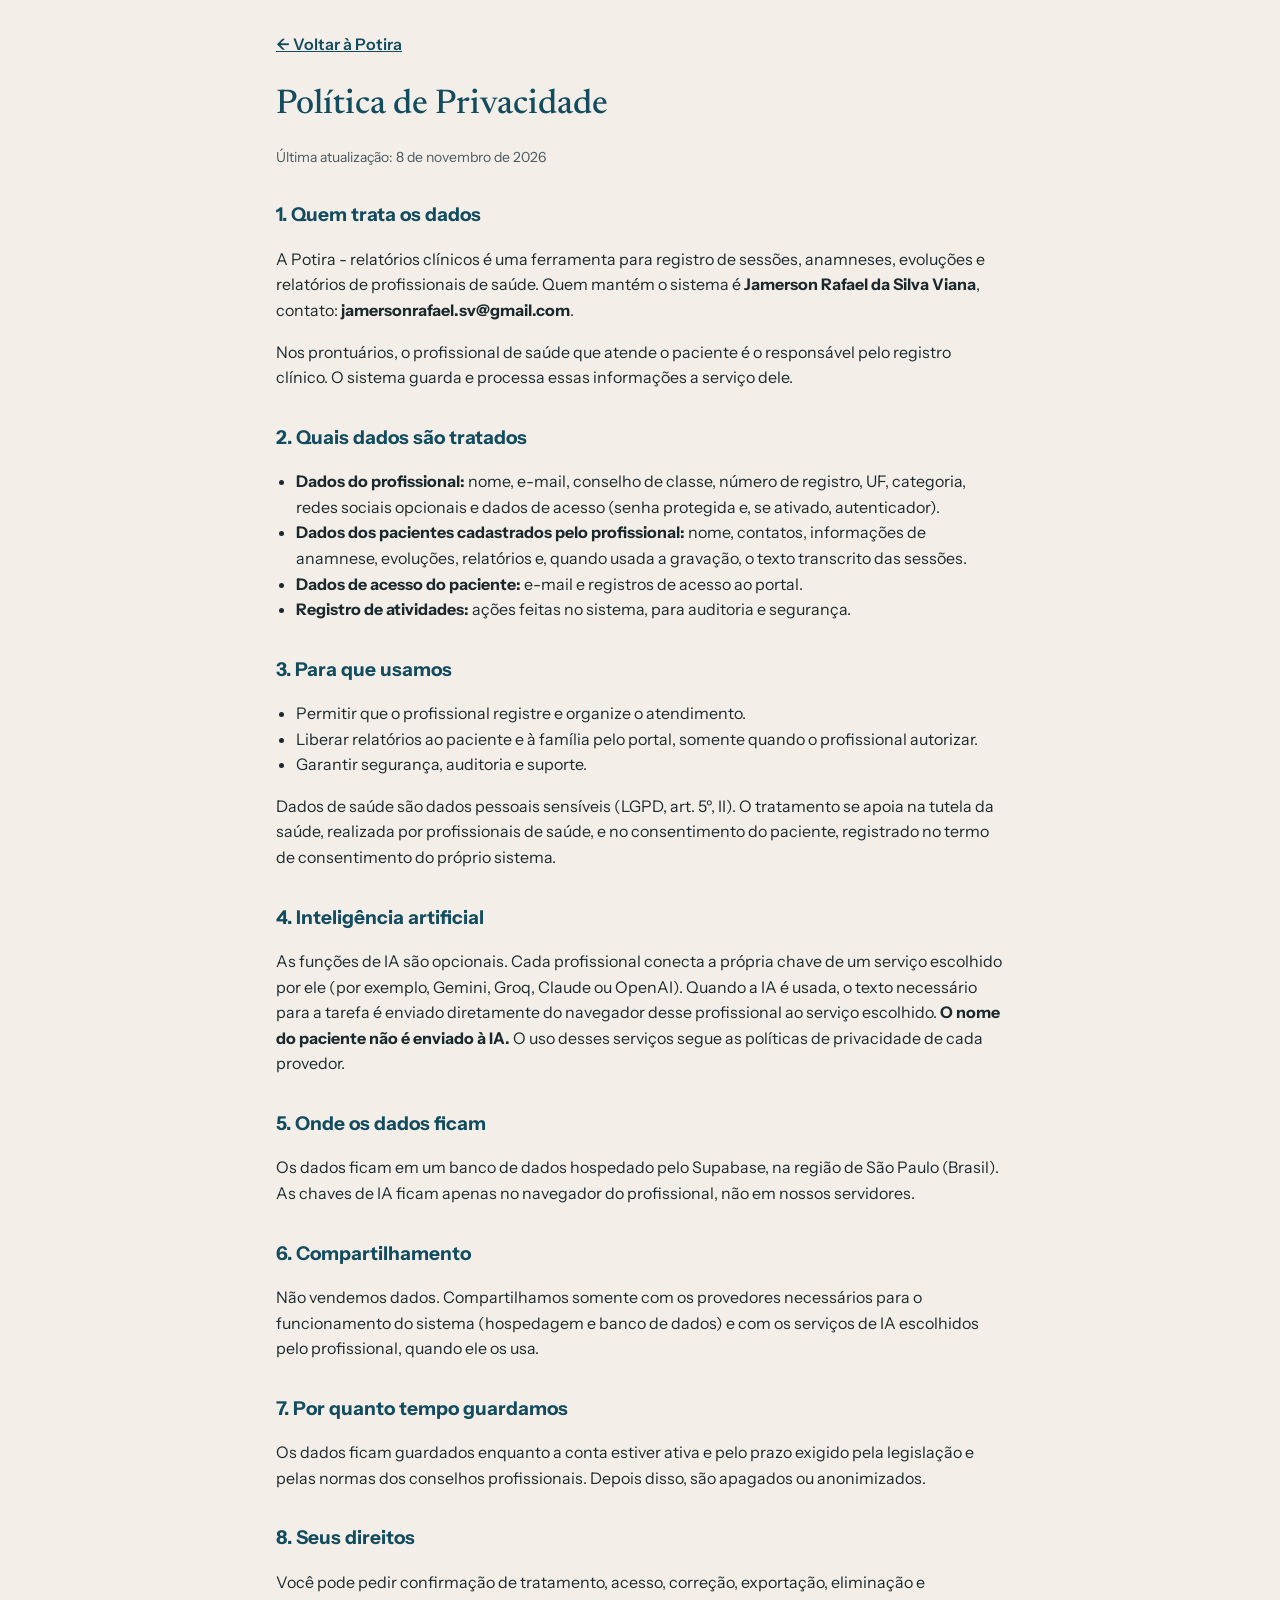
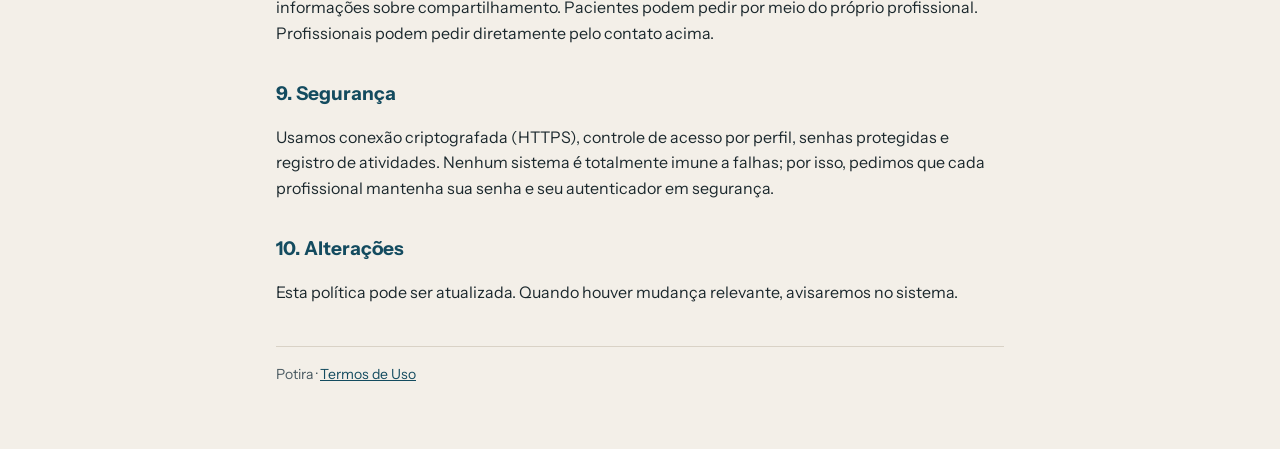
<file: privacidade.html>
<!DOCTYPE html>
<html lang="pt-BR">
<head>
<meta charset="UTF-8">
<meta name="viewport" content="width=device-width, initial-scale=1.0">
<meta name="description" content="Como a Potira - relatórios clínicos trata seus dados e os dados dos pacientes.">
<title>Política de Privacidade · Potira - relatórios clínicos</title>
<link rel="icon" type="image/svg+xml" href="assets/brand/potira-icone-claro.svg">
<link rel="icon" type="image/svg+xml" href="assets/brand/potira-icone-escuro.svg" media="(prefers-color-scheme: dark)">
<link rel="preconnect" href="https://fonts.googleapis.com">
<link href="https://fonts.googleapis.com/css2?family=Instrument+Sans:wght@400;600;700&family=Newsreader:wght@500&display=swap" rel="stylesheet">
<style>
:root{--petrol:#134B5F;--paper:#F3EFE8;--card:#FFFFFF;--ink:#1B282D;--muted:#4A5A61;--line:#D9D2C6;--warn:#FBEFD5;--warn-ink:#6B4A00}
@media (prefers-color-scheme: dark){:root:not([data-theme="light"]){--paper:#15262C;--card:#1D323A;--ink:#E9EEF0;--muted:#A9B9BF;--petrol:#7FB8C9;--line:#34505A;--warn:#3A3216;--warn-ink:#F3DFA4}}
:root[data-theme="dark"]{--paper:#15262C;--card:#1D323A;--ink:#E9EEF0;--muted:#A9B9BF;--petrol:#7FB8C9;--line:#34505A;--warn:#3A3216;--warn-ink:#F3DFA4}
*{box-sizing:border-box}
body{margin:0;background:var(--paper);color:var(--ink);font-family:'Instrument Sans',system-ui,sans-serif;line-height:1.6;font-size:16px}
.wrap{max-width:760px;margin:0 auto;padding:32px 16px 64px}
h1{font-family:'Newsreader',Georgia,serif;font-weight:500;color:var(--petrol);font-size:34px;margin:8px 0 6px}
h2{font-size:19px;margin:32px 0 8px;color:var(--petrol)}
p,li{color:var(--ink)}
ul{padding-left:20px}
.muted{color:var(--muted);font-size:14px}
.draft{background:var(--warn);color:var(--warn-ink);border-radius:12px;padding:12px 16px;font-size:14px;margin:16px 0}
.back{display:inline-block;margin-bottom:12px;color:var(--petrol);font-weight:600}
a{color:var(--petrol)}
footer{margin-top:40px;border-top:1px solid var(--line);padding-top:16px;color:var(--muted);font-size:14px}
</style>
</head>
<body>
<div class="wrap">
  <a class="back" href="./">← Voltar à Potira</a>
  <h1>Política de Privacidade</h1>
  <p class="muted">Última atualização: 8 de novembro de 2026</p>

  <h2>1. Quem trata os dados</h2>
  <p>A Potira - relatórios clínicos é uma ferramenta para registro de sessões, anamneses, evoluções e relatórios de profissionais de saúde. Quem mantém o sistema é <strong>Jamerson Rafael da Silva Viana</strong>, contato: <strong>jamersonrafael.sv@gmail.com</strong>.</p>
  <p>Nos prontuários, o profissional de saúde que atende o paciente é o responsável pelo registro clínico. O sistema guarda e processa essas informações a serviço dele.</p>

  <h2>2. Quais dados são tratados</h2>
  <ul>
    <li><strong>Dados do profissional:</strong> nome, e-mail, conselho de classe, número de registro, UF, categoria, redes sociais opcionais e dados de acesso (senha protegida e, se ativado, autenticador).</li>
    <li><strong>Dados dos pacientes cadastrados pelo profissional:</strong> nome, contatos, informações de anamnese, evoluções, relatórios e, quando usada a gravação, o texto transcrito das sessões.</li>
    <li><strong>Dados de acesso do paciente:</strong> e-mail e registros de acesso ao portal.</li>
    <li><strong>Registro de atividades:</strong> ações feitas no sistema, para auditoria e segurança.</li>
  </ul>

  <h2>3. Para que usamos</h2>
  <ul>
    <li>Permitir que o profissional registre e organize o atendimento.</li>
    <li>Liberar relatórios ao paciente e à família pelo portal, somente quando o profissional autorizar.</li>
    <li>Garantir segurança, auditoria e suporte.</li>
  </ul>
  <p>Dados de saúde são dados pessoais sensíveis (LGPD, art. 5º, II). O tratamento se apoia na tutela da saúde, realizada por profissionais de saúde, e no consentimento do paciente, registrado no termo de consentimento do próprio sistema.</p>

  <h2>4. Inteligência artificial</h2>
  <p>As funções de IA são opcionais. Cada profissional conecta a própria chave de um serviço escolhido por ele (por exemplo, Gemini, Groq, Claude ou OpenAI). Quando a IA é usada, o texto necessário para a tarefa é enviado diretamente do navegador desse profissional ao serviço escolhido. <strong>O nome do paciente não é enviado à IA.</strong> O uso desses serviços segue as políticas de privacidade de cada provedor.</p>

  <h2>5. Onde os dados ficam</h2>
  <p>Os dados ficam em um banco de dados hospedado pelo Supabase, na região de São Paulo (Brasil). As chaves de IA ficam apenas no navegador do profissional, não em nossos servidores.</p>

  <h2>6. Compartilhamento</h2>
  <p>Não vendemos dados. Compartilhamos somente com os provedores necessários para o funcionamento do sistema (hospedagem e banco de dados) e com os serviços de IA escolhidos pelo profissional, quando ele os usa.</p>

  <h2>7. Por quanto tempo guardamos</h2>
  <p>Os dados ficam guardados enquanto a conta estiver ativa e pelo prazo exigido pela legislação e pelas normas dos conselhos profissionais. Depois disso, são apagados ou anonimizados.</p>

  <h2>8. Seus direitos</h2>
  <p>Você pode pedir confirmação de tratamento, acesso, correção, exportação, eliminação e informações sobre compartilhamento. Pacientes podem pedir por meio do próprio profissional. Profissionais podem pedir diretamente pelo contato acima.</p>

  <h2>9. Segurança</h2>
  <p>Usamos conexão criptografada (HTTPS), controle de acesso por perfil, senhas protegidas e registro de atividades. Nenhum sistema é totalmente imune a falhas; por isso, pedimos que cada profissional mantenha sua senha e seu autenticador em segurança.</p>

  <h2>10. Alterações</h2>
  <p>Esta política pode ser atualizada. Quando houver mudança relevante, avisaremos no sistema.</p>

  <footer>Potira · <a href="termos.html">Termos de Uso</a></footer>
</div>
</body>
</html>
</file>
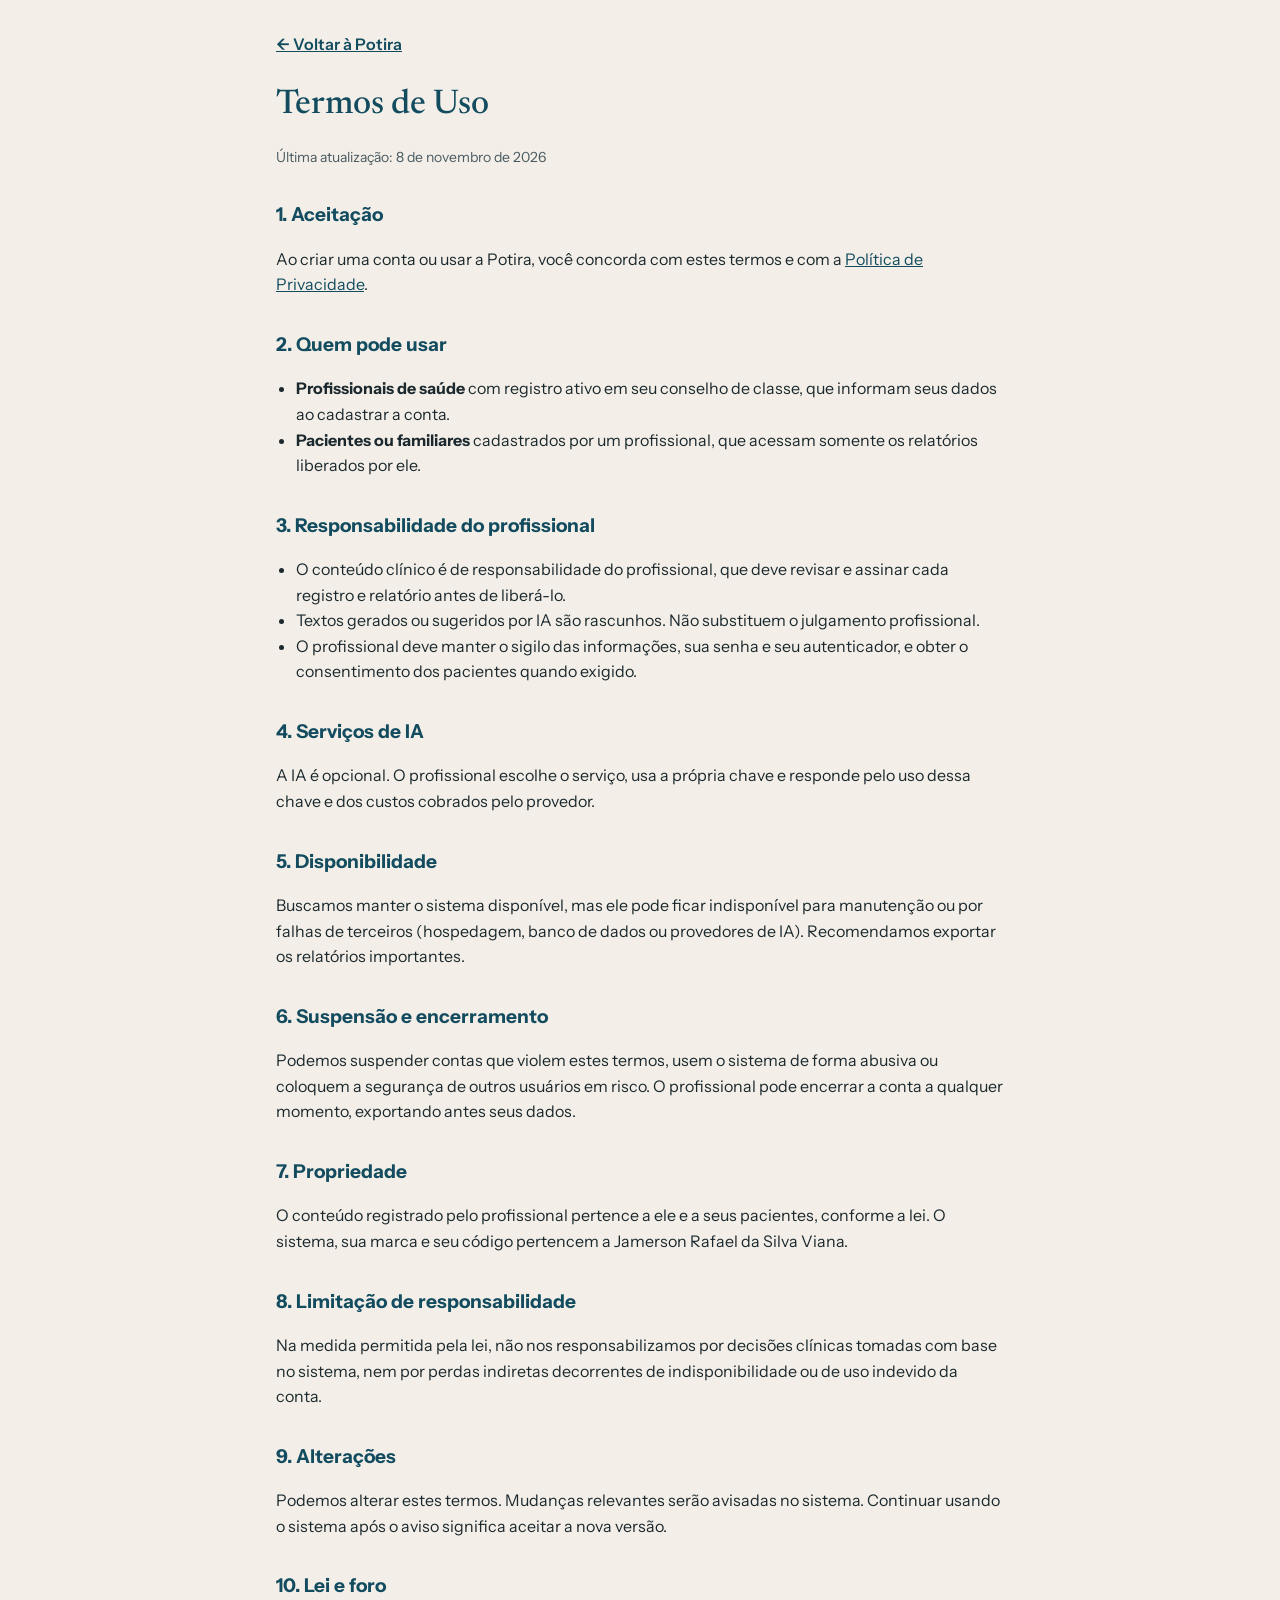
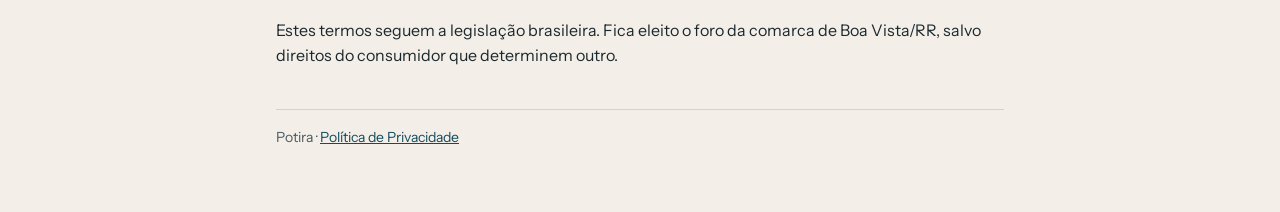
<file: termos.html>
<!DOCTYPE html>
<html lang="pt-BR">
<head>
<meta charset="UTF-8">
<meta name="viewport" content="width=device-width, initial-scale=1.0">
<meta name="description" content="Regras de uso da Potira - relatórios clínicos para profissionais e pacientes.">
<title>Termos de Uso · Potira - relatórios clínicos</title>
<link rel="icon" type="image/svg+xml" href="assets/brand/potira-icone-claro.svg">
<link rel="icon" type="image/svg+xml" href="assets/brand/potira-icone-escuro.svg" media="(prefers-color-scheme: dark)">
<link rel="preconnect" href="https://fonts.googleapis.com">
<link href="https://fonts.googleapis.com/css2?family=Instrument+Sans:wght@400;600;700&family=Newsreader:wght@500&display=swap" rel="stylesheet">
<style>
:root{--petrol:#134B5F;--paper:#F3EFE8;--ink:#1B282D;--muted:#4A5A61;--line:#D9D2C6;--warn:#FBEFD5;--warn-ink:#6B4A00}
@media (prefers-color-scheme: dark){:root:not([data-theme="light"]){--paper:#15262C;--ink:#E9EEF0;--muted:#A9B9BF;--petrol:#7FB8C9;--line:#34505A;--warn:#3A3216;--warn-ink:#F3DFA4}}
:root[data-theme="dark"]{--paper:#15262C;--ink:#E9EEF0;--muted:#A9B9BF;--petrol:#7FB8C9;--line:#34505A;--warn:#3A3216;--warn-ink:#F3DFA4}
*{box-sizing:border-box}
body{margin:0;background:var(--paper);color:var(--ink);font-family:'Instrument Sans',system-ui,sans-serif;line-height:1.6;font-size:16px}
.wrap{max-width:760px;margin:0 auto;padding:32px 16px 64px}
h1{font-family:'Newsreader',Georgia,serif;font-weight:500;color:var(--petrol);font-size:34px;margin:8px 0 6px}
h2{font-size:19px;margin:32px 0 8px;color:var(--petrol)}
ul{padding-left:20px}
.muted{color:var(--muted);font-size:14px}
.draft{background:var(--warn);color:var(--warn-ink);border-radius:12px;padding:12px 16px;font-size:14px;margin:16px 0}
.back{display:inline-block;margin-bottom:12px;color:var(--petrol);font-weight:600}
a{color:var(--petrol)}
footer{margin-top:40px;border-top:1px solid var(--line);padding-top:16px;color:var(--muted);font-size:14px}
</style>
</head>
<body>
<div class="wrap">
  <a class="back" href="./">← Voltar à Potira</a>
  <h1>Termos de Uso</h1>
  <p class="muted">Última atualização: 8 de novembro de 2026</p>

  <h2>1. Aceitação</h2>
  <p>Ao criar uma conta ou usar a Potira, você concorda com estes termos e com a <a href="privacidade.html">Política de Privacidade</a>.</p>

  <h2>2. Quem pode usar</h2>
  <ul>
    <li><strong>Profissionais de saúde</strong> com registro ativo em seu conselho de classe, que informam seus dados ao cadastrar a conta.</li>
    <li><strong>Pacientes ou familiares</strong> cadastrados por um profissional, que acessam somente os relatórios liberados por ele.</li>
  </ul>

  <h2>3. Responsabilidade do profissional</h2>
  <ul>
    <li>O conteúdo clínico é de responsabilidade do profissional, que deve revisar e assinar cada registro e relatório antes de liberá-lo.</li>
    <li>Textos gerados ou sugeridos por IA são rascunhos. Não substituem o julgamento profissional.</li>
    <li>O profissional deve manter o sigilo das informações, sua senha e seu autenticador, e obter o consentimento dos pacientes quando exigido.</li>
  </ul>

  <h2>4. Serviços de IA</h2>
  <p>A IA é opcional. O profissional escolhe o serviço, usa a própria chave e responde pelo uso dessa chave e dos custos cobrados pelo provedor.</p>

  <h2>5. Disponibilidade</h2>
  <p>Buscamos manter o sistema disponível, mas ele pode ficar indisponível para manutenção ou por falhas de terceiros (hospedagem, banco de dados ou provedores de IA). Recomendamos exportar os relatórios importantes.</p>

  <h2>6. Suspensão e encerramento</h2>
  <p>Podemos suspender contas que violem estes termos, usem o sistema de forma abusiva ou coloquem a segurança de outros usuários em risco. O profissional pode encerrar a conta a qualquer momento, exportando antes seus dados.</p>

  <h2>7. Propriedade</h2>
  <p>O conteúdo registrado pelo profissional pertence a ele e a seus pacientes, conforme a lei. O sistema, sua marca e seu código pertencem a Jamerson Rafael da Silva Viana.</p>

  <h2>8. Limitação de responsabilidade</h2>
  <p>Na medida permitida pela lei, não nos responsabilizamos por decisões clínicas tomadas com base no sistema, nem por perdas indiretas decorrentes de indisponibilidade ou de uso indevido da conta.</p>

  <h2>9. Alterações</h2>
  <p>Podemos alterar estes termos. Mudanças relevantes serão avisadas no sistema. Continuar usando o sistema após o aviso significa aceitar a nova versão.</p>

  <h2>10. Lei e foro</h2>
  <p>Estes termos seguem a legislação brasileira. Fica eleito o foro da comarca de Boa Vista/RR, salvo direitos do consumidor que determinem outro.</p>

  <footer>Potira · <a href="privacidade.html">Política de Privacidade</a></footer>
</div>
</body>
</html>
</file>
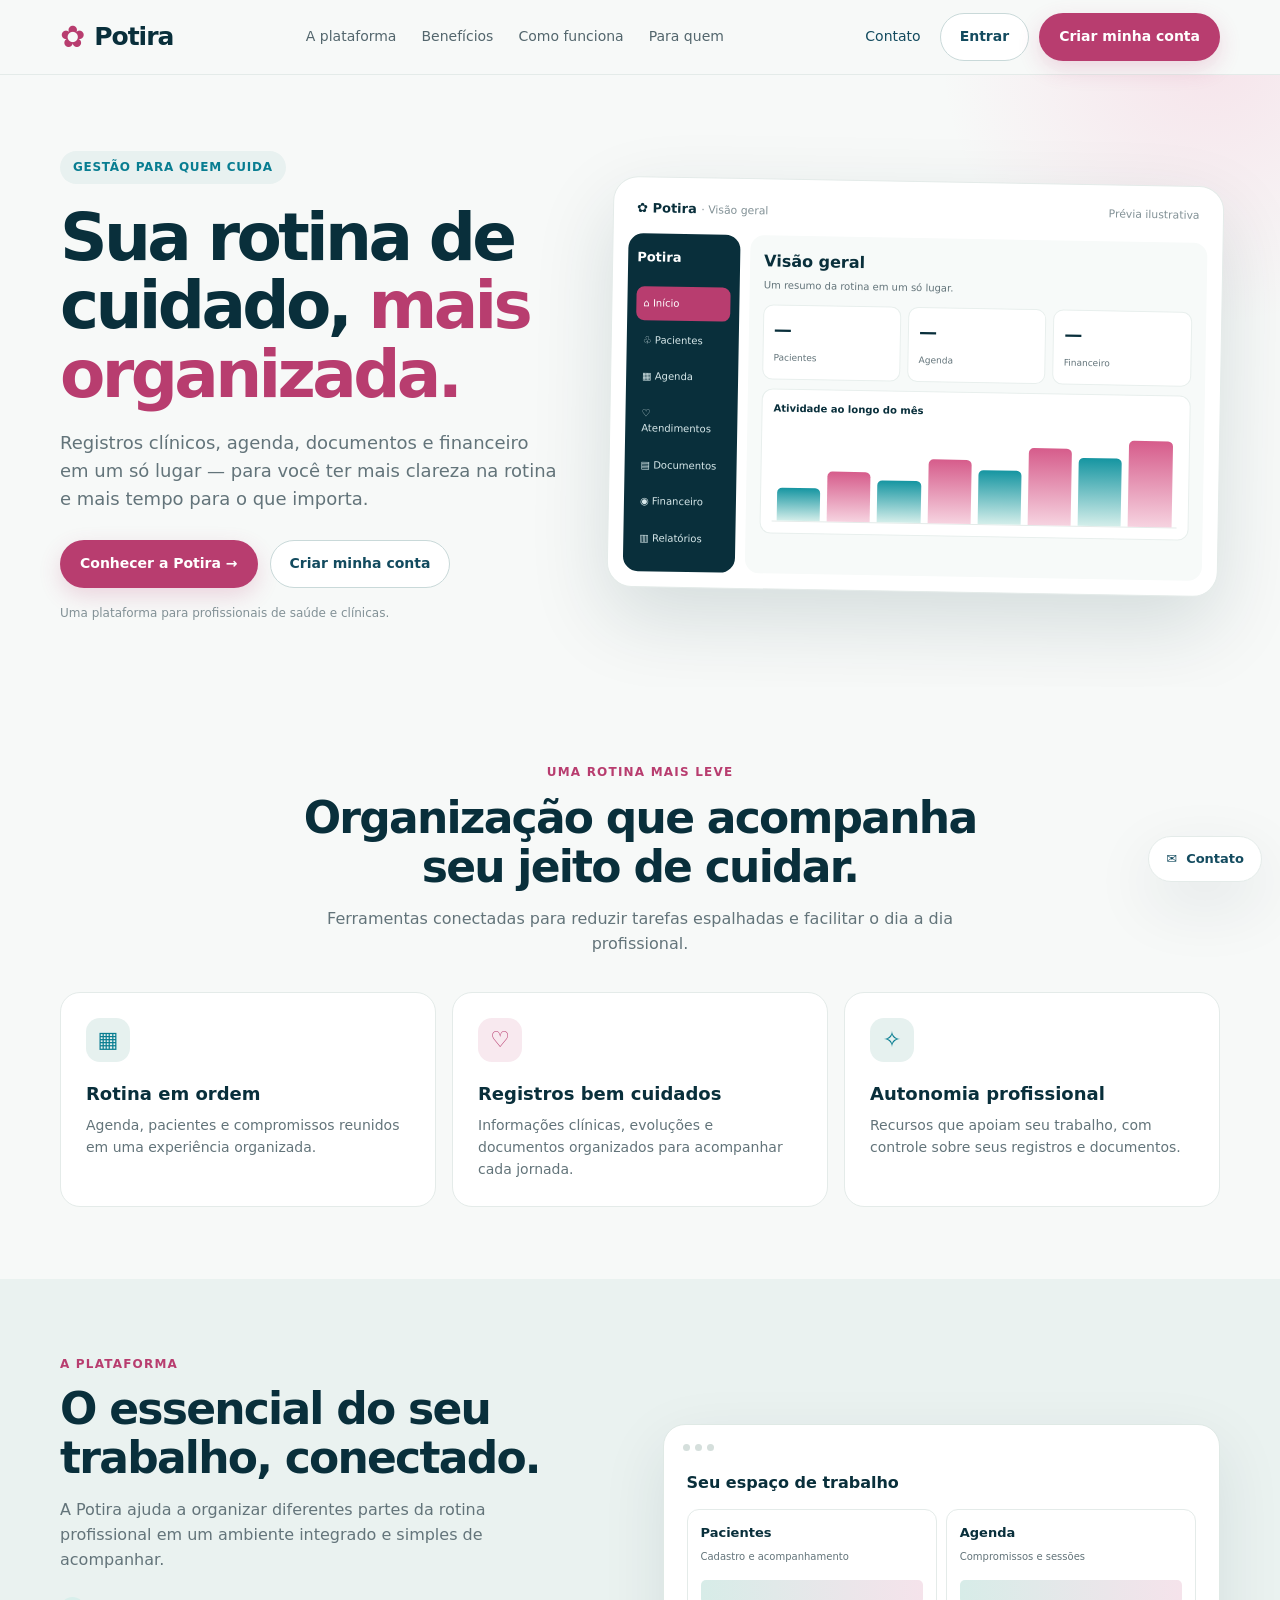
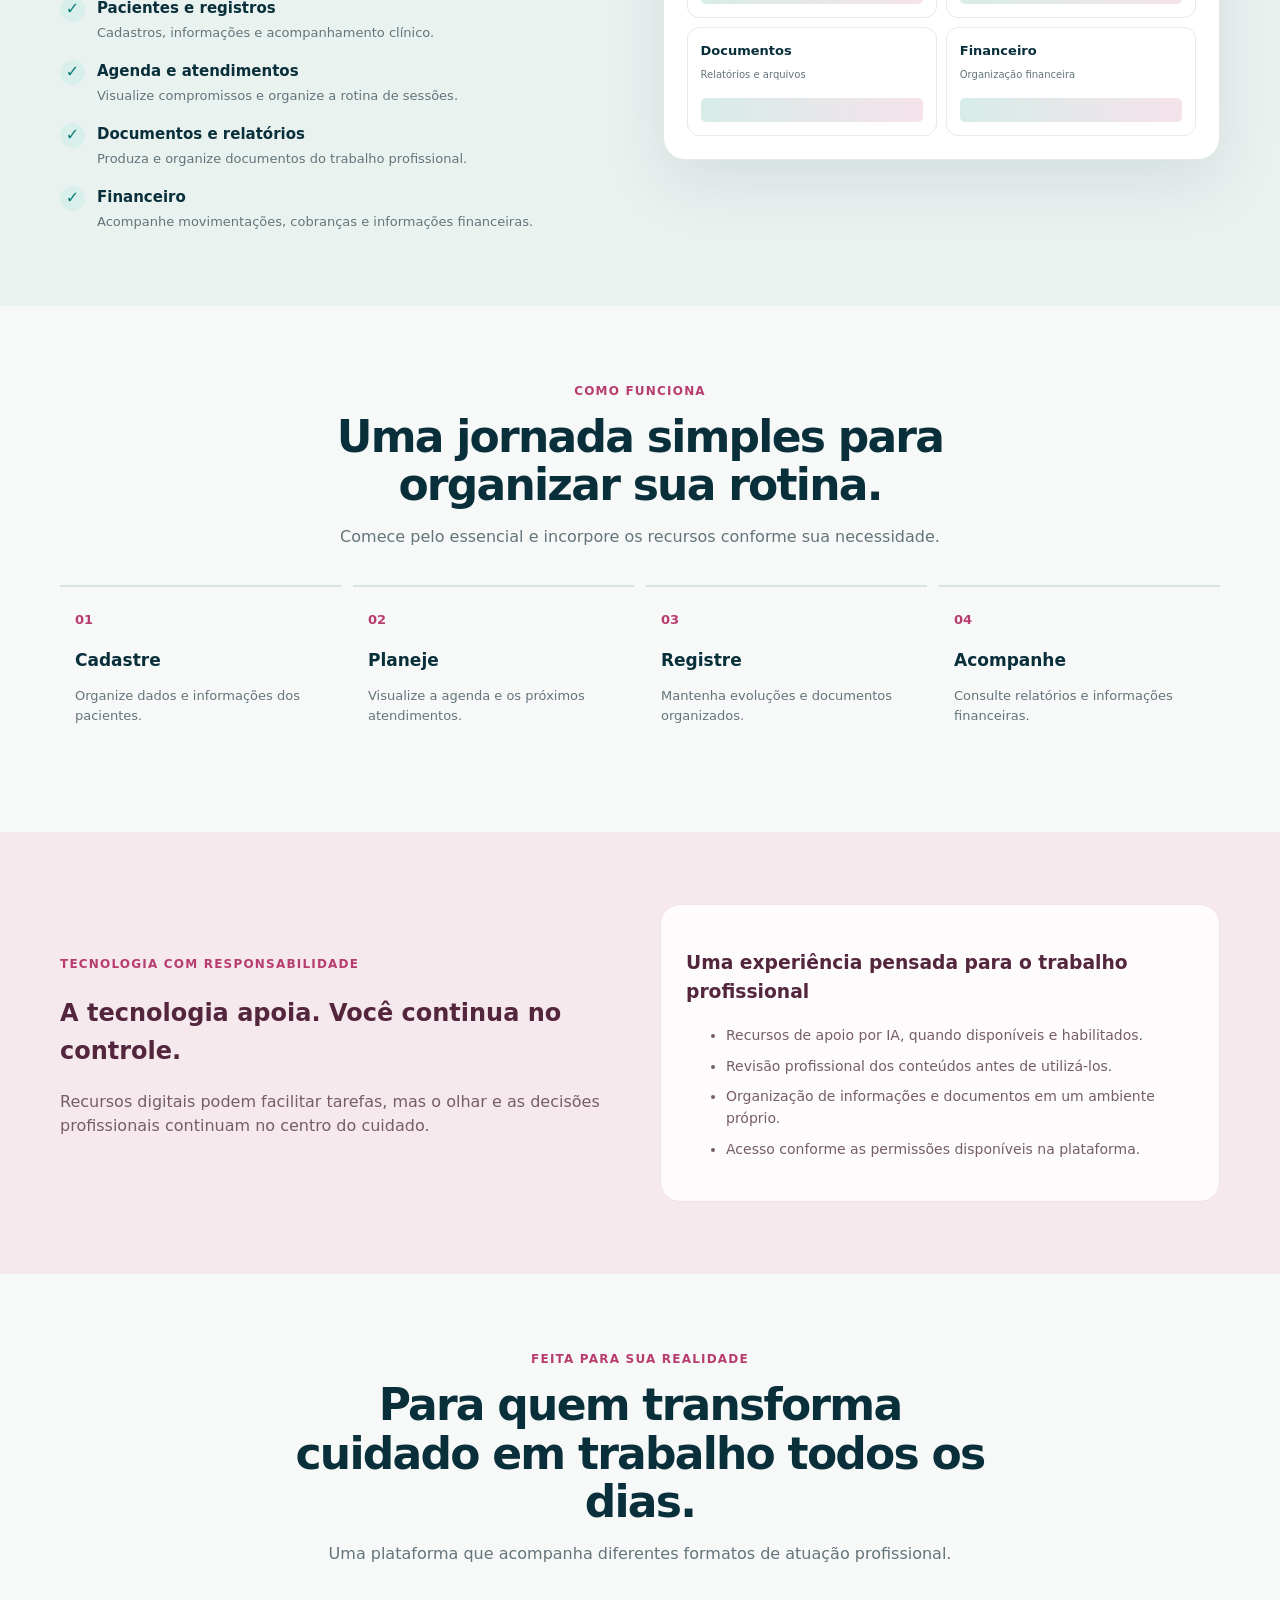
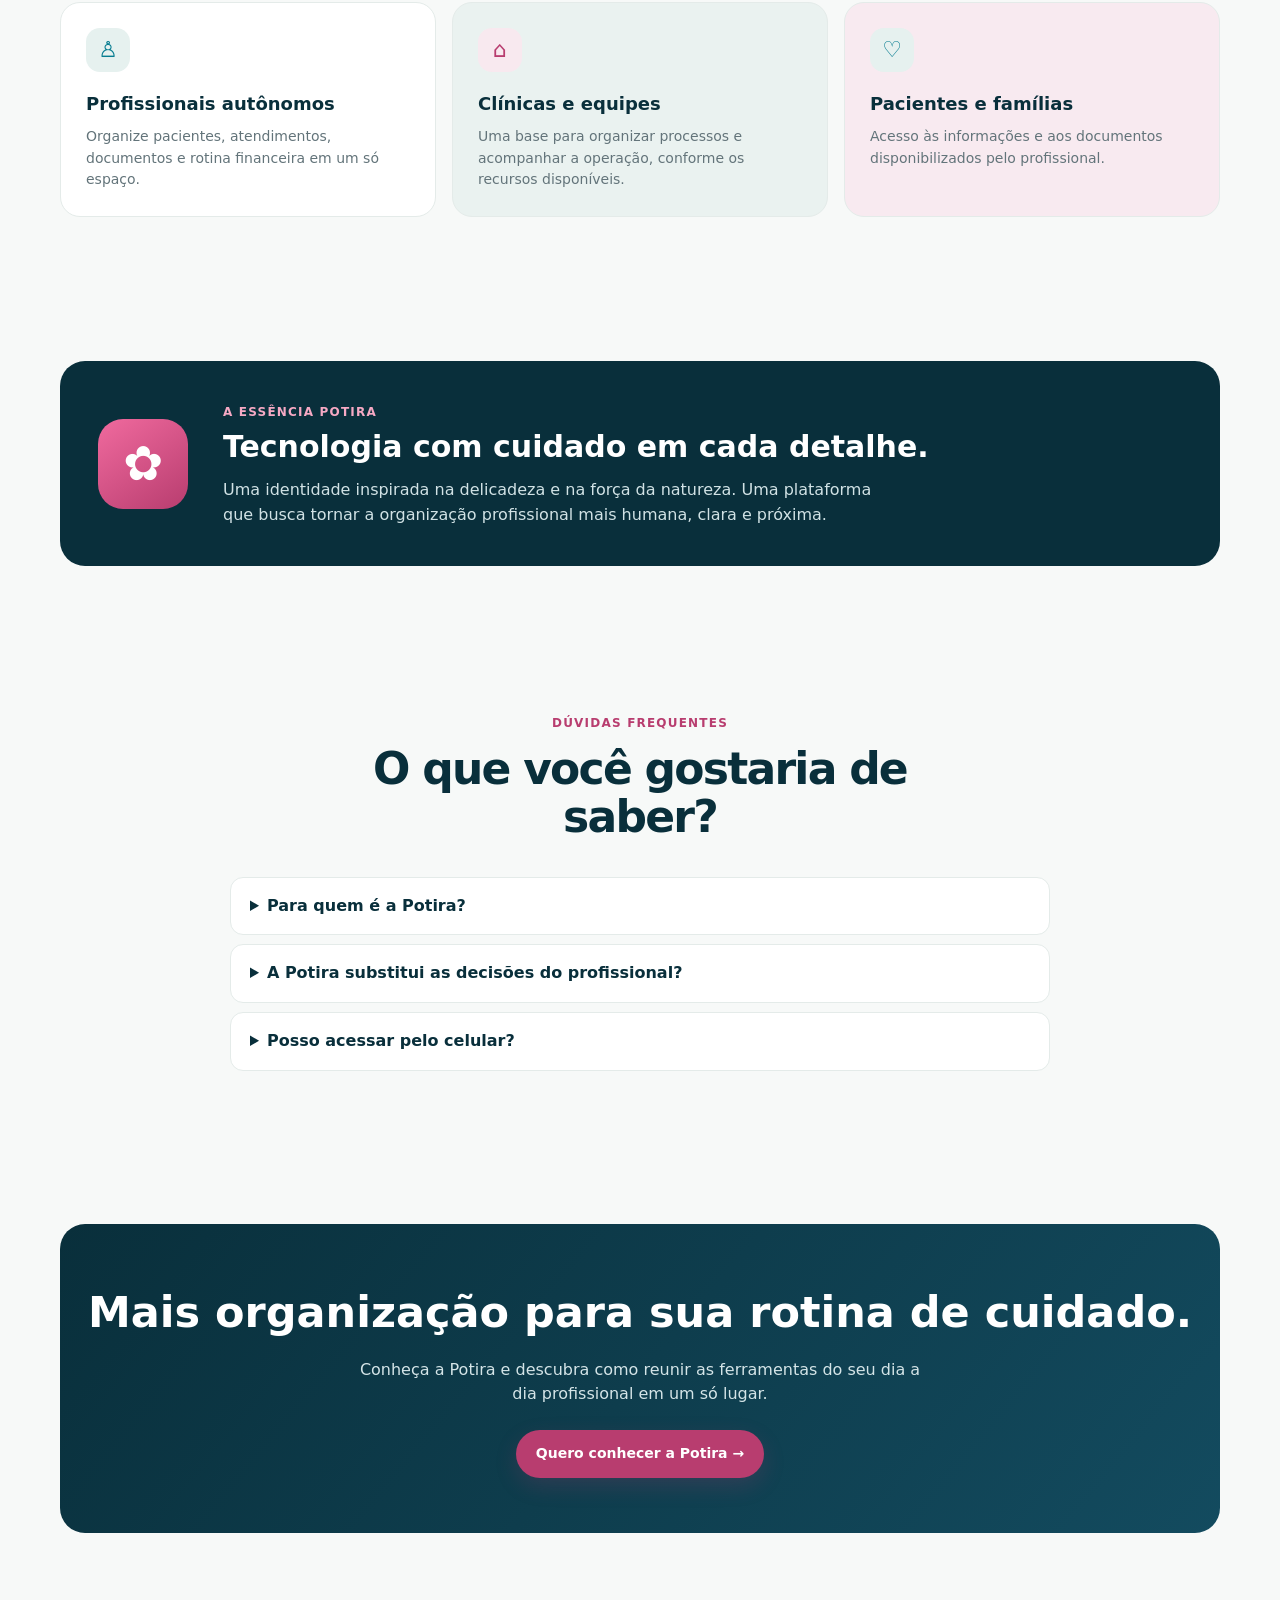
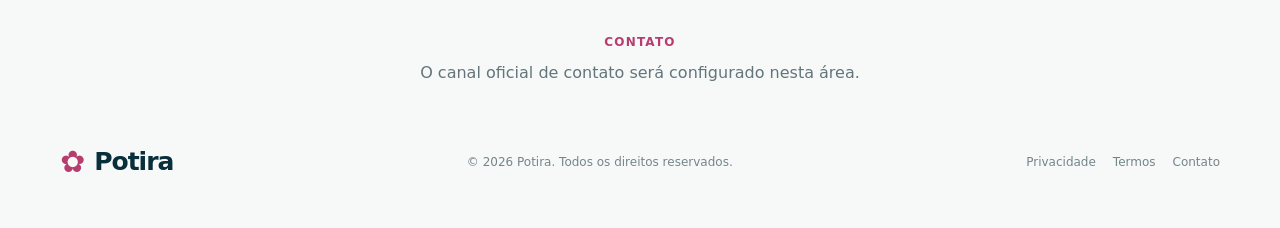
<file: preview/potira-apresentacao.html>
<!doctype html>
<html lang="pt-BR">
<head>
<meta charset="utf-8"><meta name="viewport" content="width=device-width,initial-scale=1">
<title>Potira — Sua rotina de cuidado, mais organizada</title>
<meta name="description" content="Conheça a Potira, uma plataforma para organizar a rotina de profissionais de saúde.">
<style>
:root{--deep:#092F3B;--petrol:#134B5F;--teal:#087D91;--berry:#B83D6F;--pink:#F06A9E;--mist:#F5E9EE;--bg:#F7F9F8;--ink:#172B33;--muted:#63747A;--line:#E4EBE9;--white:#fff;--shadow:0 22px 65px #092f3b18}
*{box-sizing:border-box}html{scroll-behavior:smooth}body{margin:0;background:var(--bg);color:var(--ink);font:16px/1.55 Inter,system-ui,-apple-system,"Segoe UI",sans-serif}a{text-decoration:none;color:inherit}.wrap{width:min(1160px,calc(100% - 40px));margin:auto}
header{position:sticky;top:0;z-index:5;background:#f7f9f8eF;backdrop-filter:blur(14px);border-bottom:1px solid var(--line)}.nav{height:74px;display:flex;align-items:center;gap:28px}.brand{font-size:25px;font-weight:850;letter-spacing:-1px;color:var(--deep);display:flex;align-items:center;gap:10px}.flower{color:var(--berry);font-size:30px}.links{display:flex;gap:25px;margin:auto;color:#53666d;font-size:14px}.actions{display:flex;gap:10px;align-items:center}.contact{font-size:14px;color:var(--petrol);padding:9px}.btn{display:inline-flex;align-items:center;justify-content:center;border-radius:99px;padding:12px 19px;font-size:14px;font-weight:750;border:1px solid transparent}.primary{background:var(--berry);color:white;box-shadow:0 8px 22px #b83d6f30}.outline{background:white;border-color:#c9d9d9;color:var(--petrol)}
.hero{padding:76px 0 65px;overflow:hidden;position:relative}.hero:after{content:"";position:absolute;width:560px;height:560px;border-radius:50%;right:-210px;top:-300px;background:radial-gradient(circle,#f06a9e25,transparent 68%);pointer-events:none}.hero-grid{display:grid;grid-template-columns:.9fr 1.1fr;gap:50px;align-items:center;position:relative;z-index:1}.tag{display:inline-block;border-radius:99px;background:#e8f1f0;color:var(--teal);padding:7px 13px;font-size:12px;font-weight:800;text-transform:uppercase;letter-spacing:.06em}h1{font-size:clamp(42px,5.4vw,66px);line-height:1.04;letter-spacing:-.055em;color:var(--deep);margin:20px 0}h1 em{font-style:normal;color:var(--berry)}.hero p{font-size:18px;color:var(--muted);max-width:500px}.hero-buttons{display:flex;gap:12px;flex-wrap:wrap;margin:27px 0 16px}.note{font-size:12px;color:#829196}
.mock{background:white;border:1px solid var(--line);border-radius:25px;padding:15px;box-shadow:0 30px 80px #092f3b24;transform:rotate(1deg)}.mock-head{display:flex;justify-content:space-between;padding:6px 8px 15px;font-size:13px;font-weight:800;color:var(--deep)}.mock-head small{font-weight:500;color:#829196}.mock-body{display:grid;grid-template-columns:112px 1fr;gap:10px}.side{background:var(--deep);border-radius:15px;padding:14px 9px;color:#d8e9eb;font-size:10px;min-height:310px}.side b{display:block;color:white;margin-bottom:19px;font-size:13px}.side span{display:block;padding:9px 7px;border-radius:8px;margin:3px 0}.side .on{background:var(--berry);color:white}.dash{background:#f7faf9;border-radius:14px;padding:14px}.dash h3{font-size:16px;color:var(--deep);margin:0}.dash p{font-size:10px;color:var(--muted);margin:3px 0 12px}.stats{display:grid;grid-template-columns:repeat(3,1fr);gap:7px}.stat{background:white;border:1px solid #e8efed;border-radius:10px;padding:10px}.stat b{font-size:18px;color:var(--deep);display:block}.stat small{font-size:9px;color:var(--muted)}.chart{margin-top:9px;background:white;border:1px solid #e8efed;border-radius:11px;padding:11px;font-size:10px;font-weight:750;color:var(--deep)}.bars{height:105px;display:flex;align-items:end;gap:7px;padding:10px 5px 0;border-bottom:1px solid var(--line)}.bars i{flex:1;border-radius:5px 5px 0 0;background:linear-gradient(#1595a1,#d4eeea)}.bars i:nth-child(even){background:linear-gradient(#d65c8b,#f6d3e0)}
section{padding:72px 0}.heading{text-align:center;max-width:690px;margin:0 auto 35px}.kicker{color:var(--berry);font-size:12px;font-weight:850;letter-spacing:.1em;text-transform:uppercase}.heading h2,.copy h2{font-size:clamp(30px,3.8vw,44px);line-height:1.1;letter-spacing:-.04em;color:var(--deep);margin:10px 0}.heading p,.copy p{color:var(--muted)}.cards{display:grid;grid-template-columns:repeat(3,1fr);gap:16px}.card{background:white;border:1px solid var(--line);border-radius:20px;padding:25px}.ico{width:44px;height:44px;border-radius:14px;background:#e6f1ef;color:var(--teal);display:grid;place-items:center;font-size:22px;margin-bottom:18px}.card:nth-child(2) .ico{background:#f8e9ef;color:var(--berry)}.card h3{font-size:18px;color:var(--deep);margin:0 0 8px}.card p{font-size:14px;color:var(--muted);margin:0}
.product{background:#eaf2f0}.product-grid{display:grid;grid-template-columns:1fr 1fr;gap:45px;align-items:center}.copy p{max-width:510px}.features{display:grid;gap:15px;margin-top:24px}.feature{display:flex;gap:12px}.check{width:25px;height:25px;border-radius:50%;background:#d9efeb;color:#087d75;display:grid;place-items:center;flex:none}.feature b{display:block;color:var(--deep);font-size:15px}.feature small{color:var(--muted);font-size:13px}.screen{background:white;border:1px solid #dfe9e5;border-radius:22px;padding:15px;box-shadow:var(--shadow)}.screen-top{display:flex;gap:5px;padding:4px 4px 15px}.screen-top i{width:7px;height:7px;border-radius:50%;background:#d5dfdc}.screen-title{font-weight:800;color:var(--deep);padding:5px 8px}.screen-grid{display:grid;grid-template-columns:1fr 1fr;gap:9px;padding:8px}.screen-card{border:1px solid var(--line);border-radius:12px;padding:13px;min-height:90px}.screen-card b{display:block;color:var(--deep);font-size:13px}.screen-card small{color:var(--muted);font-size:10px}.mini{height:24px;margin-top:12px;border-radius:5px;background:linear-gradient(90deg,#d7ece8,#f5e3eb)}
.steps{display:grid;grid-template-columns:repeat(4,1fr);gap:12px}.step{border-top:2px solid #d6e4e1;padding:20px 15px}.step strong{color:var(--berry);font-size:13px}.step h3{color:var(--deep);font-size:17px;margin:15px 0 6px}.step p{color:var(--muted);font-size:13px}
.trust{background:var(--mist)}.trust-grid{display:grid;grid-template-columns:1fr 1fr;gap:40px;align-items:center}.trust h2{color:#54263d}.trust p{color:#765d69}.trust-box{background:#ffffffc9;border:1px solid #b83d6f20;border-radius:20px;padding:25px}.trust-box h3{color:#54263d}.trust-box li{color:#765d69;font-size:14px;margin:9px 0}
.audience:nth-child(2){background:#eaf2f0}.audience:nth-child(3){background:#f8eaf0}.story{background:var(--deep);color:white;border-radius:25px;padding:38px;display:grid;grid-template-columns:100px 1fr;gap:25px;align-items:center}.flower-big{width:90px;height:90px;border-radius:25px;background:linear-gradient(145deg,var(--pink),var(--berry));display:grid;place-items:center;font-size:48px}.story h2{color:white;font-size:30px;margin:0 0 8px}.story p{color:#d1e2e5;margin:0;max-width:680px}.faq{max-width:820px;margin:auto}.faq details{background:white;border:1px solid var(--line);border-radius:13px;padding:16px 19px;margin:9px 0}.faq summary{cursor:pointer;color:var(--deep);font-weight:750}.faq p{color:var(--muted);font-size:14px;margin:12px 0 0}
.final{background:linear-gradient(130deg,var(--deep),var(--petrol));border-radius:25px;text-align:center;padding:55px 25px;color:white}.final h2{color:white;font-size:clamp(30px,4vw,43px);margin:0 0 12px}.final p{color:#d4e4e7;max-width:580px;margin:0 auto 23px}.footer{padding:30px 0 42px;display:flex;justify-content:space-between;gap:15px;align-items:center;color:#74858a;font-size:12px}.footer-links{display:flex;gap:17px}.floating{position:fixed;right:18px;bottom:18px;background:white;border:1px solid var(--line);box-shadow:var(--shadow);border-radius:99px;padding:12px 17px;color:var(--petrol);font-size:13px;font-weight:750;z-index:6}
@media(max-width:850px){.hero-grid,.product-grid,.trust-grid{grid-template-columns:1fr}.mock{max-width:680px;margin:auto}.links{gap:13px}.steps{grid-template-columns:repeat(2,1fr)}}
@media(max-width:620px){.wrap{width:calc(100% - 30px)}.nav{height:65px}.links,.contact{display:none}.actions{margin-left:auto}.btn{padding:11px 14px;font-size:12px}.hero{padding:48px 0 40px}h1{font-size:43px}.hero p{font-size:16px}section{padding:53px 0}.cards{grid-template-columns:1fr}.card{padding:22px}.mock-body{grid-template-columns:78px 1fr}.side{padding:12px 5px;font-size:8px}.side span{padding:8px 4px}.dash{padding:9px}.stat{padding:7px}.stat b{font-size:14px}.stat small{font-size:8px}.steps{grid-template-columns:1fr 1fr}.story{grid-template-columns:1fr;padding:27px}.flower-big{width:70px;height:70px;font-size:38px}.footer{align-items:flex-start;flex-direction:column}.floating{right:11px;bottom:11px}}
@media(prefers-reduced-motion:reduce){html{scroll-behavior:auto}}
</style>
</head>
<body>
<header><div class="wrap nav"><a class="brand" href="#"><span class="flower">✿</span>Potira</a><nav class="links"><a href="#plataforma">A plataforma</a><a href="#beneficios">Benefícios</a><a href="#como">Como funciona</a><a href="#publico">Para quem</a></nav><div class="actions"><a class="contact" href="#contato">Contato</a><a class="btn outline" href="#acesso">Entrar</a><a class="btn primary" href="#acesso">Criar minha conta</a></div></div></header>
<main>
<section class="hero"><div class="wrap hero-grid"><div><span class="tag">Gestão para quem cuida</span><h1>Sua rotina de cuidado, <em>mais organizada.</em></h1><p>Registros clínicos, agenda, documentos e financeiro em um só lugar — para você ter mais clareza na rotina e mais tempo para o que importa.</p><div class="hero-buttons"><a class="btn primary" href="#plataforma">Conhecer a Potira →</a><a class="btn outline" href="#acesso">Criar minha conta</a></div><div class="note">Uma plataforma para profissionais de saúde e clínicas.</div></div>
<div class="mock"><div class="mock-head"><span>✿ Potira <small>· Visão geral</small></span><small>Prévia ilustrativa</small></div><div class="mock-body"><aside class="side"><b>Potira</b><span class="on">⌂ Início</span><span>♧ Pacientes</span><span>▦ Agenda</span><span>♡ Atendimentos</span><span>▤ Documentos</span><span>◉ Financeiro</span><span>▥ Relatórios</span></aside><div class="dash"><h3>Visão geral</h3><p>Um resumo da rotina em um só lugar.</p><div class="stats"><div class="stat"><b>—</b><small>Pacientes</small></div><div class="stat"><b>—</b><small>Agenda</small></div><div class="stat"><b>—</b><small>Financeiro</small></div></div><div class="chart">Atividade ao longo do mês<div class="bars"><i style="height:35%"></i><i style="height:53%"></i><i style="height:44%"></i><i style="height:68%"></i><i style="height:57%"></i><i style="height:82%"></i><i style="height:72%"></i><i style="height:91%"></i></div></div></div></div></div></div></section>
<section id="beneficios"><div class="wrap"><div class="heading"><span class="kicker">Uma rotina mais leve</span><h2>Organização que acompanha seu jeito de cuidar.</h2><p>Ferramentas conectadas para reduzir tarefas espalhadas e facilitar o dia a dia profissional.</p></div><div class="cards"><article class="card"><div class="ico">▦</div><h3>Rotina em ordem</h3><p>Agenda, pacientes e compromissos reunidos em uma experiência organizada.</p></article><article class="card"><div class="ico">♡</div><h3>Registros bem cuidados</h3><p>Informações clínicas, evoluções e documentos organizados para acompanhar cada jornada.</p></article><article class="card"><div class="ico">✧</div><h3>Autonomia profissional</h3><p>Recursos que apoiam seu trabalho, com controle sobre seus registros e documentos.</p></article></div></div></section>
<section class="product" id="plataforma"><div class="wrap product-grid"><div class="copy"><span class="kicker">A plataforma</span><h2>O essencial do seu trabalho, conectado.</h2><p>A Potira ajuda a organizar diferentes partes da rotina profissional em um ambiente integrado e simples de acompanhar.</p><div class="features"><div class="feature"><span class="check">✓</span><div><b>Pacientes e registros</b><small>Cadastros, informações e acompanhamento clínico.</small></div></div><div class="feature"><span class="check">✓</span><div><b>Agenda e atendimentos</b><small>Visualize compromissos e organize a rotina de sessões.</small></div></div><div class="feature"><span class="check">✓</span><div><b>Documentos e relatórios</b><small>Produza e organize documentos do trabalho profissional.</small></div></div><div class="feature"><span class="check">✓</span><div><b>Financeiro</b><small>Acompanhe movimentações, cobranças e informações financeiras.</small></div></div></div></div><div class="screen"><div class="screen-top"><i></i><i></i><i></i></div><div class="screen-title">Seu espaço de trabalho</div><div class="screen-grid"><div class="screen-card"><b>Pacientes</b><small>Cadastro e acompanhamento</small><div class="mini"></div></div><div class="screen-card"><b>Agenda</b><small>Compromissos e sessões</small><div class="mini"></div></div><div class="screen-card"><b>Documentos</b><small>Relatórios e arquivos</small><div class="mini"></div></div><div class="screen-card"><b>Financeiro</b><small>Organização financeira</small><div class="mini"></div></div></div></div></div></section>
<section id="como"><div class="wrap"><div class="heading"><span class="kicker">Como funciona</span><h2>Uma jornada simples para organizar sua rotina.</h2><p>Comece pelo essencial e incorpore os recursos conforme sua necessidade.</p></div><div class="steps"><article class="step"><strong>01</strong><h3>Cadastre</h3><p>Organize dados e informações dos pacientes.</p></article><article class="step"><strong>02</strong><h3>Planeje</h3><p>Visualize a agenda e os próximos atendimentos.</p></article><article class="step"><strong>03</strong><h3>Registre</h3><p>Mantenha evoluções e documentos organizados.</p></article><article class="step"><strong>04</strong><h3>Acompanhe</h3><p>Consulte relatórios e informações financeiras.</p></article></div></div></section>
<section class="trust"><div class="wrap trust-grid"><div><span class="kicker">Tecnologia com responsabilidade</span><h2>A tecnologia apoia. Você continua no controle.</h2><p>Recursos digitais podem facilitar tarefas, mas o olhar e as decisões profissionais continuam no centro do cuidado.</p></div><div class="trust-box"><h3>Uma experiência pensada para o trabalho profissional</h3><ul><li>Recursos de apoio por IA, quando disponíveis e habilitados.</li><li>Revisão profissional dos conteúdos antes de utilizá-los.</li><li>Organização de informações e documentos em um ambiente próprio.</li><li>Acesso conforme as permissões disponíveis na plataforma.</li></ul></div></div></section>
<section id="publico"><div class="wrap"><div class="heading"><span class="kicker">Feita para sua realidade</span><h2>Para quem transforma cuidado em trabalho todos os dias.</h2><p>Uma plataforma que acompanha diferentes formatos de atuação profissional.</p></div><div class="cards"><article class="card"><div class="ico">♙</div><h3>Profissionais autônomos</h3><p>Organize pacientes, atendimentos, documentos e rotina financeira em um só espaço.</p></article><article class="card audience"><div class="ico">⌂</div><h3>Clínicas e equipes</h3><p>Uma base para organizar processos e acompanhar a operação, conforme os recursos disponíveis.</p></article><article class="card audience"><div class="ico">♡</div><h3>Pacientes e famílias</h3><p>Acesso às informações e aos documentos disponibilizados pelo profissional.</p></article></div></div></section>
<section><div class="wrap"><div class="story"><div class="flower-big">✿</div><div><span class="kicker" style="color:#f6a9c4">A essência Potira</span><h2>Tecnologia com cuidado em cada detalhe.</h2><p>Uma identidade inspirada na delicadeza e na força da natureza. Uma plataforma que busca tornar a organização profissional mais humana, clara e próxima.</p></div></div></div></section>
<section><div class="wrap"><div class="heading"><span class="kicker">Dúvidas frequentes</span><h2>O que você gostaria de saber?</h2></div><div class="faq"><details><summary>Para quem é a Potira?</summary><p>Uma plataforma de organização para profissionais de saúde e clínicas. Os recursos podem variar conforme o perfil de acesso.</p></details><details><summary>A Potira substitui as decisões do profissional?</summary><p>Não. A plataforma apoia a organização do trabalho; as decisões e responsabilidades permanecem com o profissional.</p></details><details><summary>Posso acessar pelo celular?</summary><p>A apresentação foi projetada para se adaptar a telas de celular, tablet e computador.</p></details></div></div></section>
<section id="acesso"><div class="wrap"><div class="final"><h2>Mais organização para sua rotina de cuidado.</h2><p>Conheça a Potira e descubra como reunir as ferramentas do seu dia a dia profissional em um só lugar.</p><a class="btn primary" href="#contato">Quero conhecer a Potira →</a></div></div></section>
<section id="contato" style="padding:24px 0"><div class="wrap" style="text-align:center"><span class="kicker">Contato</span><p style="color:var(--muted);margin:7px 0 0">O canal oficial de contato será configurado nesta área.</p></div></section>
</main>
<footer class="wrap footer"><a class="brand" href="#"><span class="flower">✿</span>Potira</a><span>© 2026 Potira. Todos os direitos reservados.</span><div class="footer-links"><a href="#">Privacidade</a><a href="#">Termos</a><a href="#contato">Contato</a></div></footer><a class="floating" href="#contato">✉ &nbsp;Contato</a>
</body></html>
</file>
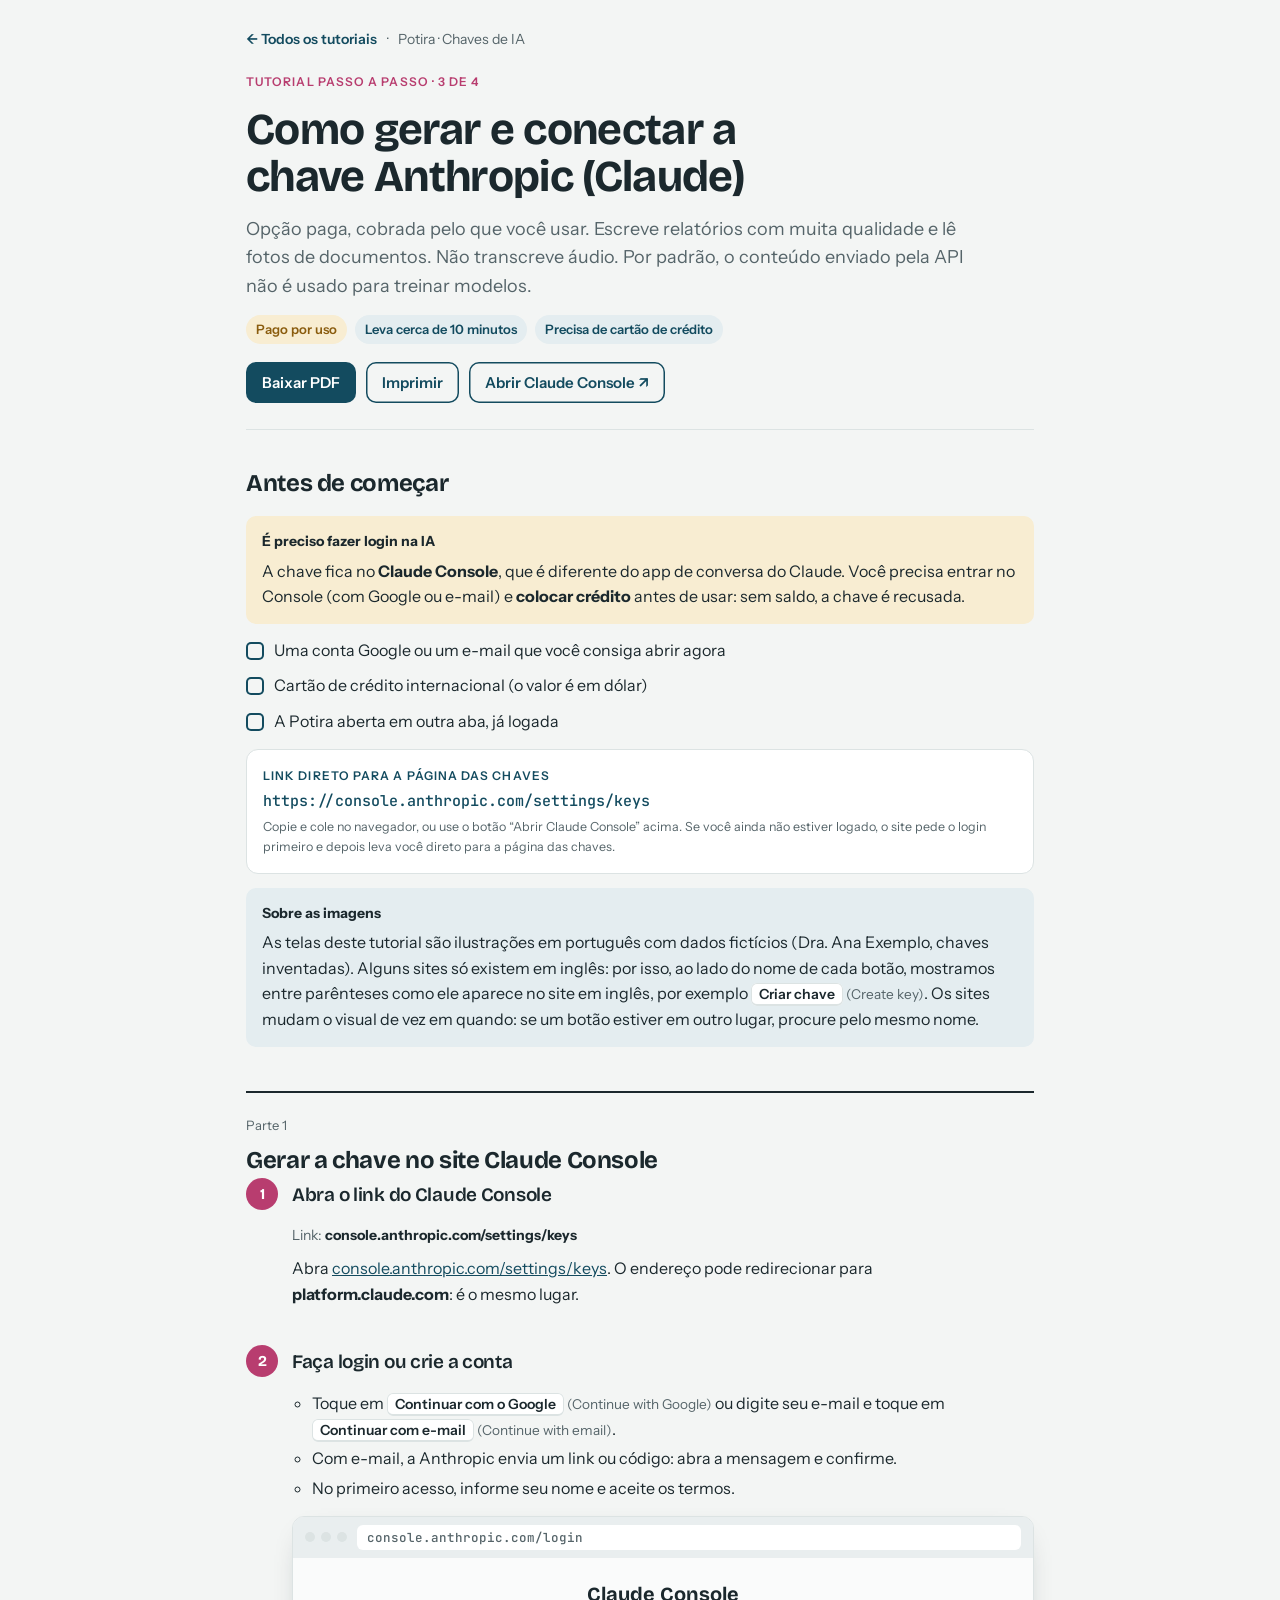
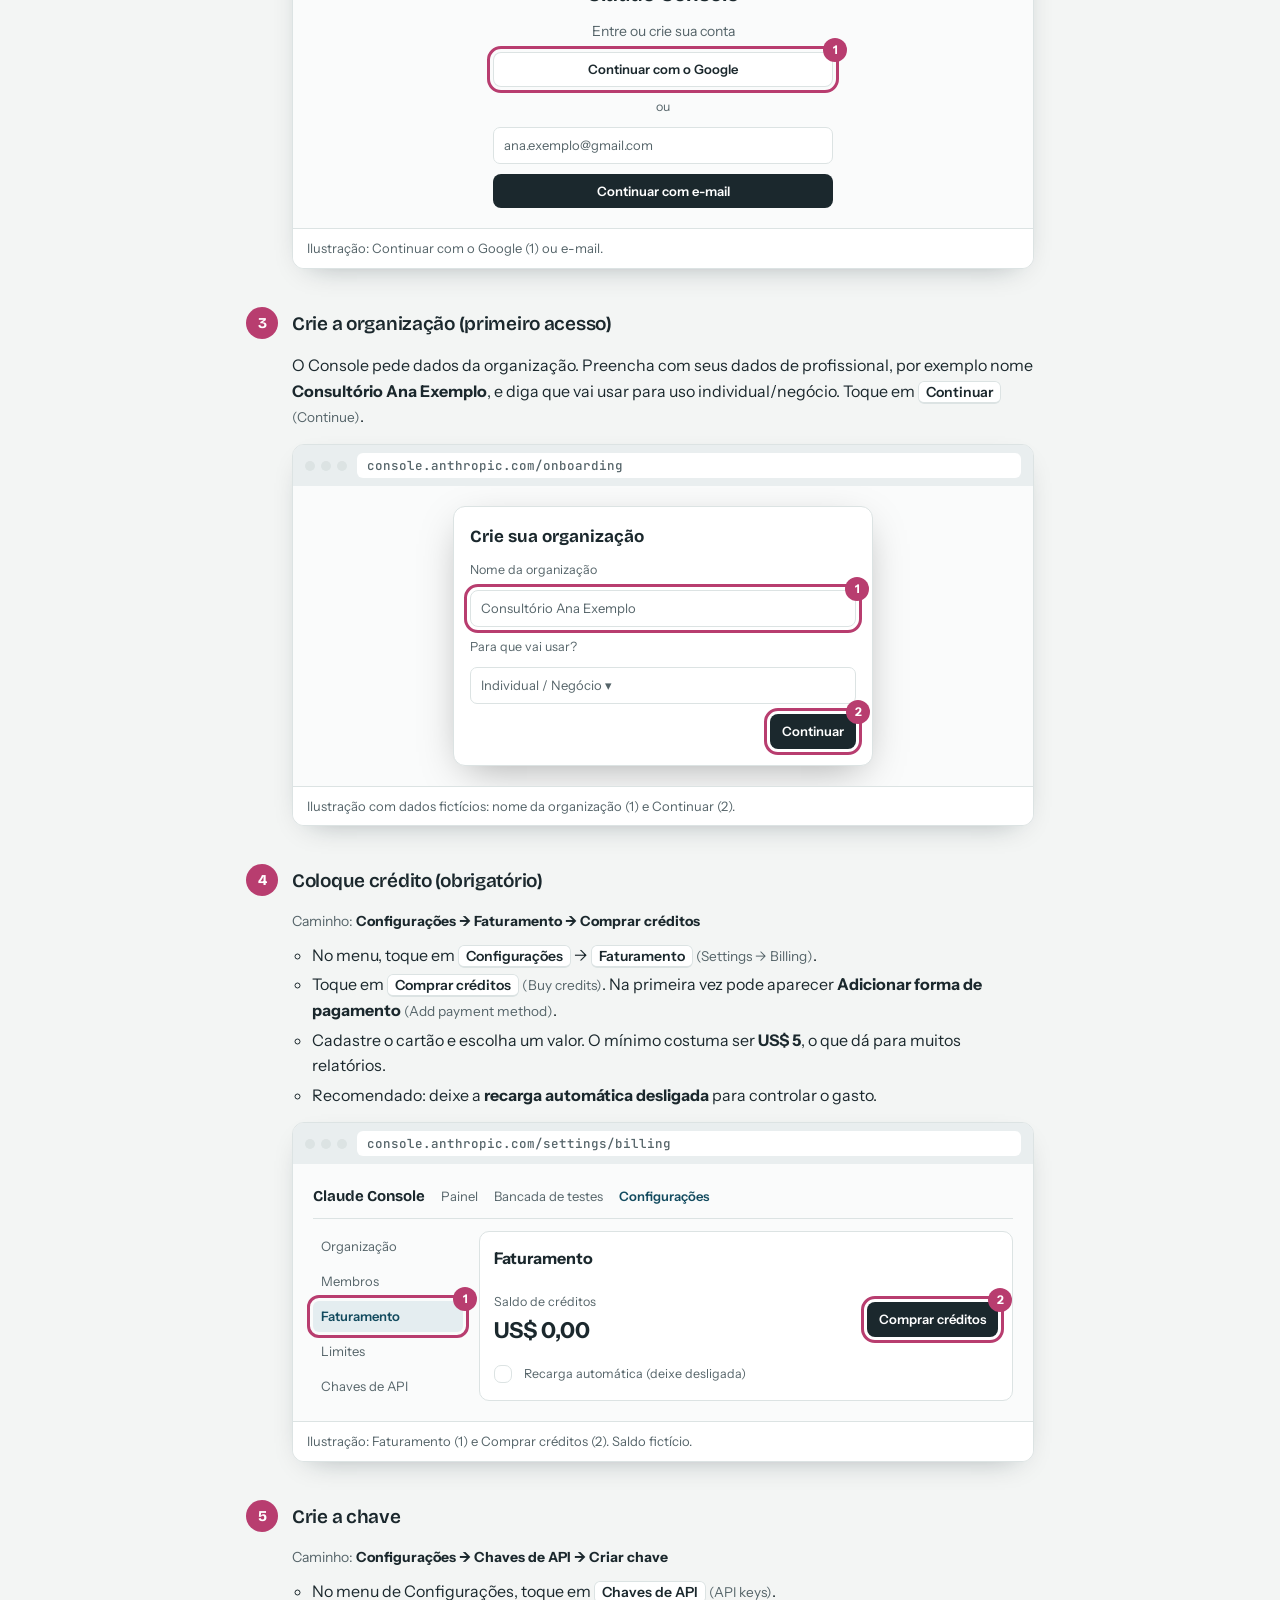
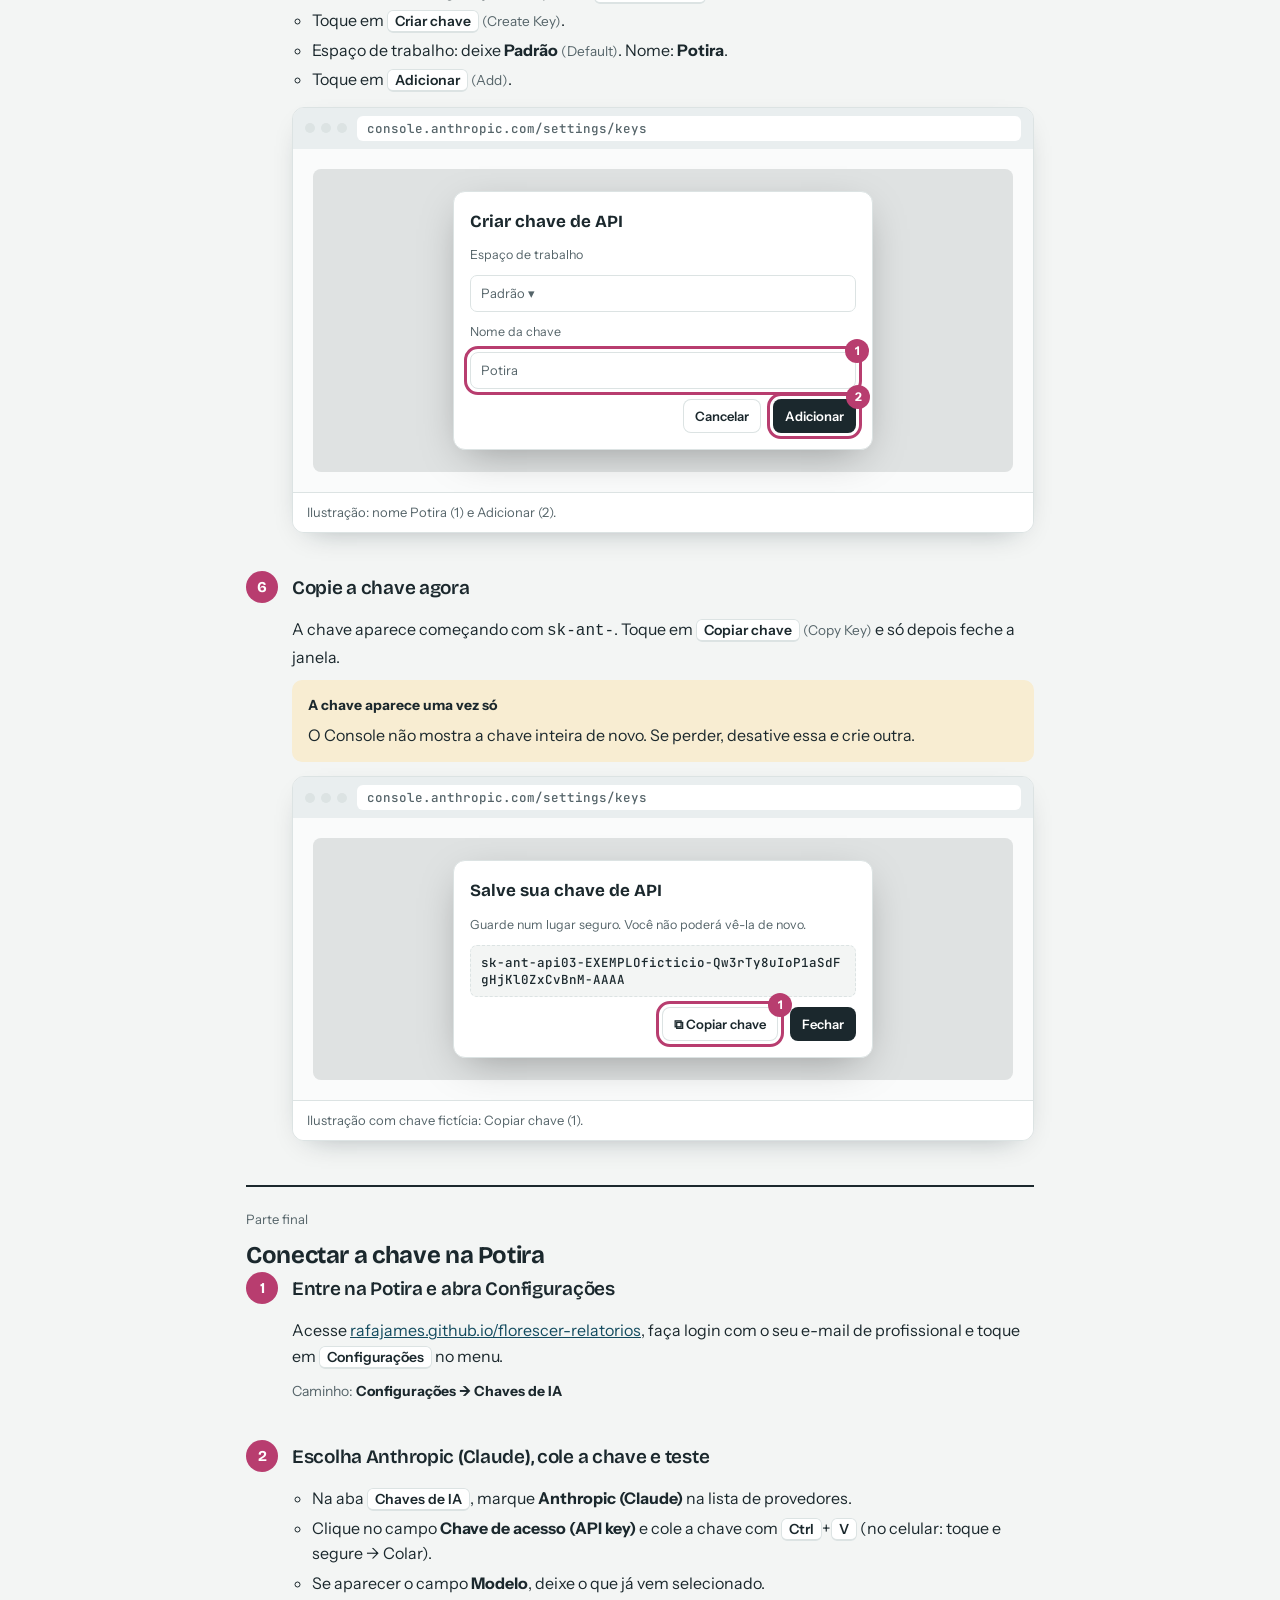
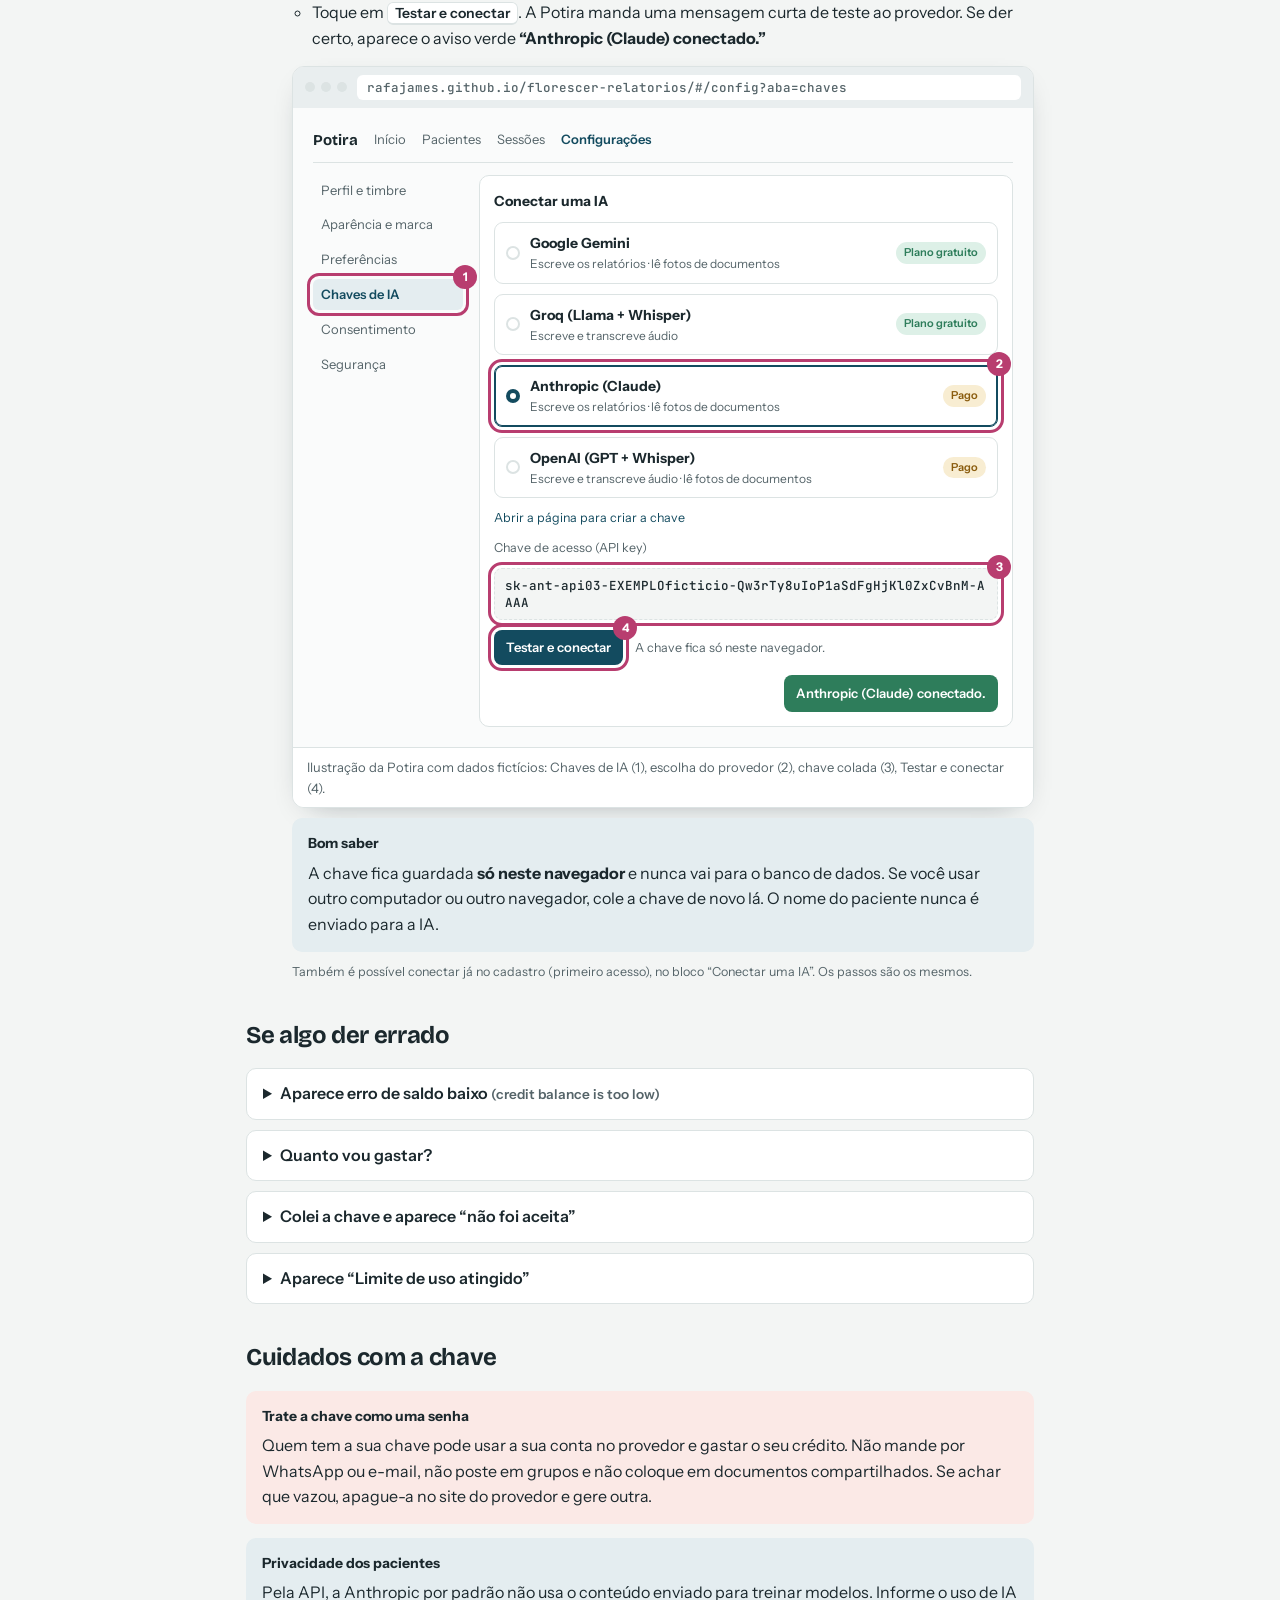
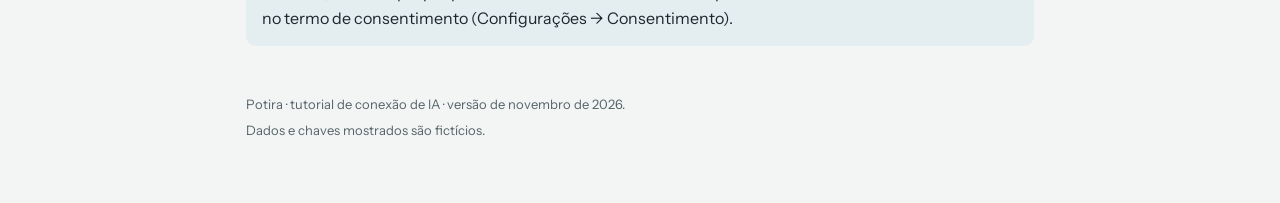
<file: tutoriais/tutorial-anthropic.html>
<!doctype html><html lang="pt-BR"><head><meta charset="utf-8"><meta name="viewport" content="width=device-width,initial-scale=1,viewport-fit=cover">
<title>Chave Anthropic Claude</title><meta name="claude:viewport-fit-sides" content="cover">
<link rel="preconnect" href="https://fonts.googleapis.com"><link rel="stylesheet" href="https://fonts.googleapis.com/css2?family=Bricolage+Grotesque:opsz,wght@12..96,500;12..96,700&family=Instrument+Sans:wght@400;500;600&family=JetBrains+Mono:wght@400;500&display=swap"><style>
/* Layout: coluna de leitura única; cada passo = texto + "captura" de tela ilustrativa */
:root{
  --bg:#F3F5F4; --paper:#FFFFFF; --ink:#1B282D; --ink-2:#556469; --line:#DCE3E3;
  --petrol:#134B5F; --petrol-tint:#E4EDF0; --bloom:#B83D6F; --bloom-tint:#F6E6ED;
  --ok:#2E7D5B; --ok-tint:#DDF0E7; --warn:#8A5C0E; --warn-tint:#F8EDD2; --danger:#B3382C; --danger-tint:#FBE9E6;
  --shot:#FAFBFB; --chrome:#E9EEEF; --ring:#B83D6F;
  --display:'Bricolage Grotesque',system-ui,sans-serif;
  --sans:'Instrument Sans',system-ui,-apple-system,'Segoe UI',sans-serif;
  --mono:'JetBrains Mono',ui-monospace,Consolas,monospace;
}
@media (prefers-color-scheme: dark){:root:not([data-theme="light"]){
  --bg:#0F171B; --paper:#172229; --ink:#E7EFF2; --ink-2:#9FB3BC; --line:#2A3A43;
  --petrol:#8CC9DA; --petrol-tint:#16313B; --bloom:#E58AB0; --bloom-tint:#3A1D2A;
  --ok:#43A079; --ok-tint:#173528; --warn:#E8B75C; --warn-tint:#3A2C10; --danger:#F08376; --danger-tint:#3B1B18;
  --shot:#131D23; --chrome:#22313A; --ring:#E58AB0; color-scheme:dark}}
:root[data-theme="dark"]{
  --bg:#0F171B; --paper:#172229; --ink:#E7EFF2; --ink-2:#9FB3BC; --line:#2A3A43;
  --petrol:#8CC9DA; --petrol-tint:#16313B; --bloom:#E58AB0; --bloom-tint:#3A1D2A;
  --ok:#43A079; --ok-tint:#173528; --warn:#E8B75C; --warn-tint:#3A2C10; --danger:#F08376; --danger-tint:#3B1B18;
  --shot:#131D23; --chrome:#22313A; --ring:#E58AB0; color-scheme:dark}
*{box-sizing:border-box}
body{background:var(--bg);color:var(--ink);font:16px/1.6 var(--sans);margin:0}
.wrap{max-width:820px;margin:0 auto;padding-block:28px 64px;padding-left:max(16px,env(safe-area-inset-left,0px));padding-right:max(16px,env(safe-area-inset-right,0px))}
a{color:var(--petrol)} a:focus-visible,button:focus-visible{outline:3px solid var(--bloom);outline-offset:2px}
h1,h2,h3{font-family:var(--display);text-wrap:balance;margin:0;letter-spacing:-.015em}
h1{font-size:clamp(30px,6vw,44px);line-height:1.08;font-weight:700}
h2{font-size:24px;font-weight:700}
h3{font-size:19px;font-weight:600}
p{margin:0}
.crumb{display:flex;gap:10px;flex-wrap:wrap;align-items:center;font-size:14px;color:var(--ink-2);margin-bottom:22px}
.crumb a{text-decoration:none;font-weight:600}
.eyebrow{font-size:12px;letter-spacing:.09em;text-transform:uppercase;font-weight:600;color:var(--bloom)}
.hero{display:grid;gap:14px;padding-bottom:26px;border-bottom:1px solid var(--line)}
.hero .lead{font-size:18px;color:var(--ink-2);max-width:62ch}
.facts{display:flex;flex-wrap:wrap;gap:8px}
.chip{display:inline-flex;align-items:center;gap:6px;font-size:13px;font-weight:600;padding:4px 10px;border-radius:999px;background:var(--petrol-tint);color:var(--petrol)}
.chip.ok{background:var(--ok-tint);color:var(--ok)} .chip.paid{background:var(--warn-tint);color:var(--warn)}
.actions{display:flex;flex-wrap:wrap;gap:10px;margin-top:4px}
.btn{display:inline-flex;align-items:center;gap:8px;border:0;border-radius:10px;padding:11px 16px;font:600 15px var(--sans);cursor:pointer;text-decoration:none;background:var(--petrol);color:var(--paper)}
.btn.alt{background:transparent;color:var(--petrol);box-shadow:inset 0 0 0 1.5px var(--petrol)}
.note{border-radius:10px;padding:14px 16px;background:var(--petrol-tint);color:var(--ink);display:grid;gap:6px}
.note.warn{background:var(--warn-tint)} .note.danger{background:var(--danger-tint)} .note.ok{background:var(--ok-tint)}
.note b.t{font-size:14px}
section.block{display:grid;gap:14px;margin-top:34px}
.prep{display:grid;gap:10px;padding:0;margin:0;list-style:none}
.prep li{display:flex;gap:10px;align-items:flex-start}
.prep li::before{content:"";flex:0 0 18px;height:18px;margin-top:4px;border-radius:5px;box-shadow:inset 0 0 0 2px var(--petrol)}
.linkbox{display:grid;gap:6px;background:var(--paper);border:1px solid var(--line);border-radius:12px;padding:16px}
.linkbox code{font:500 15px var(--mono);word-break:break-all;color:var(--petrol)}
ol.steps{list-style:none;padding:0;margin:0;display:grid;gap:40px;counter-reset:s}
ol.steps>li{counter-increment:s;display:grid;gap:12px}
.st-head{display:flex;gap:14px;align-items:baseline}
.st-head::before{content:counter(s);flex:0 0 auto;font:700 15px var(--display);width:32px;height:32px;border-radius:50%;display:grid;place-items:center;background:var(--bloom);color:var(--paper);transform:translateY(-2px)}
.st-body{display:grid;gap:10px;padding-left:46px}
.st-body ul{margin:0;padding-left:20px;display:grid;gap:4px}
.where{font-size:14px;color:var(--ink-2)}
.where b{color:var(--ink)}
kbd,.ui{font:600 14px var(--sans);background:var(--paper);border:1px solid var(--line);border-bottom-width:2px;border-radius:6px;padding:1px 7px;white-space:nowrap}
.part{margin-top:44px;padding-top:22px;border-top:2px solid var(--ink);display:grid;gap:6px}
.part span{font-size:13px;color:var(--ink-2)}
/* captura de tela ilustrativa */
figure.shot{margin:4px 0 0;border-radius:12px;overflow:hidden;border:1px solid var(--line);background:var(--shot);box-shadow:0 10px 30px -18px rgba(10,30,40,.45)}
.bar{display:flex;align-items:center;gap:10px;background:var(--chrome);padding:8px 12px}
.dots{display:flex;gap:6px}.dots i{width:10px;height:10px;border-radius:50%;background:var(--line)}
.url{flex:1;min-width:0;font:500 12.5px var(--mono);color:var(--ink-2);background:var(--paper);border-radius:6px;padding:4px 10px;white-space:nowrap;overflow:hidden;text-overflow:ellipsis}
.screen{padding:20px;display:grid;gap:12px;font-size:14px;overflow-x:auto}
figcaption{font-size:13px;color:var(--ink-2);padding:9px 14px;border-top:1px solid var(--line);background:var(--paper)}
.m-nav{display:flex;gap:16px;align-items:center;font-size:13px;color:var(--ink-2);border-bottom:1px solid var(--line);padding-bottom:10px;flex-wrap:wrap}
.m-nav b{color:var(--ink);font-family:var(--display);font-size:15px}
.m-row{display:flex;gap:12px;align-items:center;flex-wrap:wrap}
.m-side{display:grid;grid-template-columns:150px 1fr;gap:16px}
.m-side>nav{display:grid;gap:4px;align-content:start;font-size:13px;color:var(--ink-2)}
.m-side>nav span{padding:5px 8px;border-radius:6px}
.m-side>nav span.on{background:var(--petrol-tint);color:var(--petrol);font-weight:600}
.m-card{background:var(--paper);border:1px solid var(--line);border-radius:10px;padding:14px;display:grid;gap:10px;min-width:0}
.m-btn{display:inline-block;border-radius:8px;padding:7px 12px;font-weight:600;font-size:13px;background:var(--ink);color:var(--paper)}
.m-btn.light{background:var(--paper);color:var(--ink);box-shadow:inset 0 0 0 1px var(--line)}
.m-btn.pet{background:var(--petrol);color:var(--paper)}
.m-in{border:1px solid var(--line);border-radius:7px;padding:7px 10px;background:var(--paper);color:var(--ink-2);font-size:13px;min-width:0}
.m-key{font:500 12.5px var(--mono);background:var(--bg);border:1px dashed var(--line);border-radius:7px;padding:8px 10px;word-break:break-all;color:var(--ink)}
.m-table{width:100%;border-collapse:collapse;font-size:12.5px}
.m-table th,.m-table td{text-align:left;padding:7px 8px;border-bottom:1px solid var(--line);white-space:nowrap}
.m-table th{color:var(--ink-2);font-weight:600}
.m-modal{max-width:420px;margin:0 auto;width:100%;background:var(--paper);border-radius:12px;padding:16px;display:grid;gap:10px;box-shadow:0 12px 40px -12px rgba(0,0,0,.35);border:1px solid var(--line)}
.m-dim{background:color-mix(in srgb,var(--ink) 12%,transparent);border-radius:8px;padding:22px 12px}
.m-login{max-width:340px;margin:0 auto;width:100%;display:grid;gap:10px;text-align:center}
.m-prov{display:flex;gap:10px;align-items:center;border:1px solid var(--line);border-radius:9px;padding:9px 11px;background:var(--paper)}
.m-prov.on{border-color:var(--petrol);box-shadow:inset 0 0 0 1px var(--petrol)}
.m-prov .r{width:14px;height:14px;border-radius:50%;box-shadow:inset 0 0 0 2px var(--line);flex:0 0 auto}
.m-prov.on .r{box-shadow:inset 0 0 0 4px var(--petrol)}
.m-prov small{display:block;color:var(--ink-2);font-size:12px}
.m-prov .g{flex:1;min-width:0}
.tag{font-size:11px;font-weight:600;border-radius:999px;padding:2px 8px;background:var(--ok-tint);color:var(--ok);white-space:nowrap}
.tag.p{background:var(--warn-tint);color:var(--warn)}
.m-toast{justify-self:end;background:var(--ok);color:var(--paper);border-radius:8px;padding:8px 12px;font-weight:600;font-size:13px}
.hl{position:relative;outline:3px solid var(--ring);outline-offset:3px;border-radius:8px}
.hl[data-n]::after{content:attr(data-n);position:absolute;top:-14px;right:-14px;width:24px;height:24px;border-radius:50%;background:var(--ring);color:var(--paper);font:700 12px/24px var(--sans);text-align:center}
.en{font-size:.85em;color:var(--ink-2);white-space:nowrap}
.muted{color:var(--ink-2)} .small{font-size:12.5px}
.faq{display:grid;gap:10px}
details{background:var(--paper);border:1px solid var(--line);border-radius:10px;padding:12px 16px}
details summary{cursor:pointer;font-weight:600}
details p{margin-top:8px;color:var(--ink-2)}
.done{display:grid;gap:8px;text-align:left}
.foot{margin-top:48px;font-size:13px;color:var(--ink-2);display:grid;gap:6px}
/* índice */
.grid{display:grid;grid-template-columns:repeat(auto-fit,minmax(min(100%,340px),1fr));gap:14px}
.card{background:var(--paper);border:1px solid var(--line);border-radius:14px;padding:18px;display:grid;gap:10px;text-decoration:none;color:var(--ink)}
.card:hover{border-color:var(--petrol)}
.card .go{font-weight:600;color:var(--petrol);font-size:14px}
.card .row{display:flex;gap:8px;flex-wrap:wrap}
@media (max-width:560px){.st-body{padding-left:0}.m-side{grid-template-columns:1fr}.m-side>nav{display:flex;flex-wrap:wrap}}
@media print{body{background:#fff}.noprint{display:none!important}figure.shot{break-inside:avoid}ol.steps>li{break-inside:avoid-page}.wrap{max-width:none}}
@media (prefers-reduced-motion:reduce){*{transition:none!important}}
</style></head><body><div class="wrap">
<nav class="crumb noprint"><a href="index.html">← Todos os tutoriais</a><span>·</span><span>Potira · Chaves de IA</span></nav>
<header class="hero"><span class="eyebrow">Tutorial passo a passo · 3 de 4</span>
<h1>Como gerar e conectar a chave Anthropic (Claude)</h1>
<p class="lead">Opção paga, cobrada pelo que você usar. Escreve relatórios com muita qualidade e lê fotos de documentos. Não transcreve áudio. Por padrão, o conteúdo enviado pela API não é usado para treinar modelos.</p>
<div class="facts"><span class="chip paid">Pago por uso</span><span class="chip">Leva cerca de 10 minutos</span><span class="chip">Precisa de cartão de crédito</span></div>
<div class="actions noprint"><a class="btn" href="tutorial-anthropic.pdf" download>Baixar PDF</a><button class="btn alt" type="button" onclick="window.print()">Imprimir</button><a class="btn alt" href="https://console.anthropic.com/settings/keys" target="_blank" rel="noopener">Abrir Claude Console ↗</a></div></header>

<section class="block"><h2>Antes de começar</h2>
<div class="note warn"><b class="t">É preciso fazer login na IA</b><p>A chave fica no <b>Claude Console</b>, que é diferente do app de conversa do Claude. Você precisa entrar no Console (com Google ou e-mail) e <b>colocar crédito</b> antes de usar: sem saldo, a chave é recusada.</p></div>
<ul class="prep"><li>Uma conta Google ou um e-mail que você consiga abrir agora</li><li>Cartão de crédito internacional (o valor é em dólar)</li><li>A Potira aberta em outra aba, já logada</li></ul>
<div class="linkbox"><span class="eyebrow" style="color:var(--petrol)">Link direto para a página das chaves</span><code>https://console.anthropic.com/settings/keys</code>
<p class="small muted">Copie e cole no navegador, ou use o botão “Abrir Claude Console” acima. Se você ainda não estiver logado, o site pede o login primeiro e depois leva você direto para a página das chaves.</p></div>
<div class="note"><b class="t">Sobre as imagens</b><p>As telas deste tutorial são ilustrações em português com dados fictícios (Dra. Ana Exemplo, chaves inventadas). Alguns sites só existem em inglês: por isso, ao lado do nome de cada botão, mostramos entre parênteses como ele aparece no site em inglês, por exemplo <span class="ui">Criar chave</span> <span class="en">(Create key)</span>. Os sites mudam o visual de vez em quando: se um botão estiver em outro lugar, procure pelo mesmo nome.</p></div>
</section>

<div class="part"><span>Parte 1</span><h2>Gerar a chave no site Claude Console</h2></div>
<ol class="steps"><li><div class="st-head"><h3>Abra o link do Claude Console</h3></div><div class="st-body"><p class="where">Link: <b>console.anthropic.com/settings/keys</b></p><p>Abra <a href="https://console.anthropic.com/settings/keys" target="_blank" rel="noopener">console.anthropic.com/settings/keys</a>. O endereço pode redirecionar para <b>platform.claude.com</b>: é o mesmo lugar.</p></div></li><li><div class="st-head"><h3>Faça login ou crie a conta</h3></div><div class="st-body"><ul><li>Toque em <span class="ui">Continuar com o Google</span> <span class="en">(Continue with Google)</span> ou digite seu e-mail e toque em <span class="ui">Continuar com e-mail</span> <span class="en">(Continue with email)</span>.</li><li>Com e-mail, a Anthropic envia um link ou código: abra a mensagem e confirme.</li><li>No primeiro acesso, informe seu nome e aceite os termos.</li></ul><figure class="shot"><div class="bar"><span class="dots"><i></i><i></i><i></i></span><span class="url">console.anthropic.com/login</span></div>
<div class="screen"><div class="m-login"><b style="font-family:var(--display);font-size:20px">Claude Console</b>
<span class="muted">Entre ou crie sua conta</span><span class="m-btn light hl" data-n="1" style="display:block">Continuar com o Google</span>
<span class="small muted">ou</span><span class="m-in" style="text-align:left">ana.exemplo@gmail.com</span><span class="m-btn">Continuar com e-mail</span></div></div><figcaption>Ilustração: Continuar com o Google (1) ou e-mail.</figcaption></figure></div></li><li><div class="st-head"><h3>Crie a organização (primeiro acesso)</h3></div><div class="st-body"><p>O Console pede dados da organização. Preencha com seus dados de profissional, por exemplo nome <b>Consultório Ana Exemplo</b>, e diga que vai usar para uso individual/negócio. Toque em <span class="ui">Continuar</span> <span class="en">(Continue)</span>.</p><figure class="shot"><div class="bar"><span class="dots"><i></i><i></i><i></i></span><span class="url">console.anthropic.com/onboarding</span></div>
<div class="screen"><div class="m-modal"><b style="font-family:var(--display);font-size:17px">Crie sua organização</b><span class="small muted">Nome da organização</span><span class="m-in hl" data-n="1">Consultório Ana Exemplo</span>
<span class="small muted">Para que vai usar?</span><span class="m-in">Individual / Negócio ▾</span><span class="m-btn hl" data-n="2" style="justify-self:end">Continuar</span></div></div><figcaption>Ilustração com dados fictícios: nome da organização (1) e Continuar (2).</figcaption></figure></div></li><li><div class="st-head"><h3>Coloque crédito (obrigatório)</h3></div><div class="st-body"><p class="where">Caminho: <b>Configurações → Faturamento → Comprar créditos</b></p><ul><li>No menu, toque em <span class="ui">Configurações</span> → <span class="ui">Faturamento</span> <span class="en">(Settings → Billing)</span>.</li><li>Toque em <span class="ui">Comprar créditos</span> <span class="en">(Buy credits)</span>. Na primeira vez pode aparecer <b>Adicionar forma de pagamento</b> <span class="en">(Add payment method)</span>.</li><li>Cadastre o cartão e escolha um valor. O mínimo costuma ser <b>US$ 5</b>, o que dá para muitos relatórios.</li><li>Recomendado: deixe a <b>recarga automática desligada</b> para controlar o gasto.</li></ul><figure class="shot"><div class="bar"><span class="dots"><i></i><i></i><i></i></span><span class="url">console.anthropic.com/settings/billing</span></div>
<div class="screen"><div class="m-nav"><b>Claude Console</b><span>Painel</span><span>Bancada de testes</span><span style="color:var(--petrol);font-weight:600">Configurações</span></div>
<div class="m-side"><nav><span>Organização</span><span>Membros</span><span class="on hl" data-n="1">Faturamento</span><span>Limites</span><span>Chaves de API</span></nav>
<div class="m-card"><b style="font-size:16px">Faturamento</b><div class="m-row" style="justify-content:space-between"><span><span class="muted small">Saldo de créditos</span><br><b style="font-size:22px">US$ 0,00</b></span><span class="m-btn hl" data-n="2">Comprar créditos</span></div>
<span class="m-row"><span class="m-in" style="width:18px;height:18px;padding:0"></span><span class="small muted">Recarga automática (deixe desligada)</span></span></div></div></div><figcaption>Ilustração: Faturamento (1) e Comprar créditos (2). Saldo fictício.</figcaption></figure></div></li><li><div class="st-head"><h3>Crie a chave</h3></div><div class="st-body"><p class="where">Caminho: <b>Configurações → Chaves de API → Criar chave</b></p><ul><li>No menu de Configurações, toque em <span class="ui">Chaves de API</span> <span class="en">(API keys)</span>.</li><li>Toque em <span class="ui">Criar chave</span> <span class="en">(Create Key)</span>.</li><li>Espaço de trabalho: deixe <b>Padrão</b> <span class="en">(Default)</span>. Nome: <b>Potira</b>.</li><li>Toque em <span class="ui">Adicionar</span> <span class="en">(Add)</span>.</li></ul><figure class="shot"><div class="bar"><span class="dots"><i></i><i></i><i></i></span><span class="url">console.anthropic.com/settings/keys</span></div>
<div class="screen"><div class="m-dim"><div class="m-modal"><b style="font-family:var(--display);font-size:17px">Criar chave de API</b><span class="small muted">Espaço de trabalho</span><span class="m-in">Padrão ▾</span><span class="small muted">Nome da chave</span><span class="m-in hl" data-n="1">Potira</span>
<div class="m-row" style="justify-content:flex-end"><span class="m-btn light">Cancelar</span><span class="m-btn hl" data-n="2">Adicionar</span></div></div></div></div><figcaption>Ilustração: nome Potira (1) e Adicionar (2).</figcaption></figure></div></li><li><div class="st-head"><h3>Copie a chave agora</h3></div><div class="st-body"><p>A chave aparece começando com <code>sk-ant-</code>. Toque em <span class="ui">Copiar chave</span> <span class="en">(Copy Key)</span> e só depois feche a janela.</p><div class="note warn"><b class="t">A chave aparece uma vez só</b><p>O Console não mostra a chave inteira de novo. Se perder, desative essa e crie outra.</p></div><figure class="shot"><div class="bar"><span class="dots"><i></i><i></i><i></i></span><span class="url">console.anthropic.com/settings/keys</span></div>
<div class="screen"><div class="m-dim"><div class="m-modal"><b style="font-family:var(--display);font-size:17px">Salve sua chave de API</b><span class="small muted">Guarde num lugar seguro. Você não poderá vê-la de novo.</span><span class="m-key">sk-ant-api03-EXEMPLOficticio-Qw3rTy8uIoP1aSdFgHjKl0ZxCvBnM-AAAA</span>
<div class="m-row" style="justify-content:flex-end"><span class="m-btn light hl" data-n="1">⧉ Copiar chave</span><span class="m-btn">Fechar</span></div></div></div></div><figcaption>Ilustração com chave fictícia: Copiar chave (1).</figcaption></figure></div></li></ol>


<div class="part noprint-keep"><span>Parte final</span><h2>Conectar a chave na Potira</h2></div>
<ol class="steps" style="counter-reset:s 0">
<li><div class="st-head"><h3>Entre na Potira e abra Configurações</h3></div>
<div class="st-body"><p>Acesse <a href="https://rafajames.github.io/florescer-relatorios/" target="_blank" rel="noopener">rafajames.github.io/florescer-relatorios</a>, faça login com o seu e-mail de profissional e toque em <span class="ui">Configurações</span> no menu.</p>
<p class="where">Caminho: <b>Configurações → Chaves de IA</b></p></div></li>
<li><div class="st-head"><h3>Escolha Anthropic (Claude), cole a chave e teste</h3></div>
<div class="st-body"><ul>
<li>Na aba <span class="ui">Chaves de IA</span>, marque <b>Anthropic (Claude)</b> na lista de provedores.</li>
<li>Clique no campo <b>Chave de acesso (API key)</b> e cole a chave com <kbd>Ctrl</kbd>+<kbd>V</kbd> (no celular: toque e segure → Colar).</li>
<li>Se aparecer o campo <b>Modelo</b>, deixe o que já vem selecionado.</li>
<li>Toque em <span class="ui">Testar e conectar</span>. A Potira manda uma mensagem curta de teste ao provedor. Se der certo, aparece o aviso verde <b>“Anthropic (Claude) conectado.”</b></li></ul>
<figure class="shot"><div class="bar"><span class="dots"><i></i><i></i><i></i></span><span class="url">rafajames.github.io/florescer-relatorios/#/config?aba=chaves</span></div>
<div class="screen">
<div class="m-nav"><b>Potira</b><span>Início</span><span>Pacientes</span><span>Sessões</span><span style="color:var(--petrol);font-weight:600">Configurações</span></div>
<div class="m-side"><nav><span>Perfil e timbre</span><span>Aparência e marca</span><span>Preferências</span><span class="on hl" data-n="1">Chaves de IA</span><span>Consentimento</span><span>Segurança</span></nav>
<div class="m-card"><b>Conectar uma IA</b><div class="m-prov " ><span class="r"></span><span class="g"><b>Google Gemini</b><small>Escreve os relatórios · lê fotos de documentos</small></span><span class="tag ">Plano gratuito</span></div><div class="m-prov " ><span class="r"></span><span class="g"><b>Groq (Llama + Whisper)</b><small>Escreve e transcreve áudio</small></span><span class="tag ">Plano gratuito</span></div><div class="m-prov on hl" data-n="2"><span class="r"></span><span class="g"><b>Anthropic (Claude)</b><small>Escreve os relatórios · lê fotos de documentos</small></span><span class="tag p">Pago</span></div><div class="m-prov " ><span class="r"></span><span class="g"><b>OpenAI (GPT + Whisper)</b><small>Escreve e transcreve áudio · lê fotos de documentos</small></span><span class="tag p">Pago</span></div>
<span class="small" style="color:var(--petrol)">Abrir a página para criar a chave</span>
<span class="small muted">Chave de acesso (API key)</span><span class="m-key hl" data-n="3">sk-ant-api03-EXEMPLOficticio-Qw3rTy8uIoP1aSdFgHjKl0ZxCvBnM-AAAA</span>
<div class="m-row"><span class="m-btn pet hl" data-n="4">Testar e conectar</span><span class="small muted">A chave fica só neste navegador.</span></div>
<span class="m-toast">Anthropic (Claude) conectado.</span></div></div></div><figcaption>Ilustração da Potira com dados fictícios: Chaves de IA (1), escolha do provedor (2), chave colada (3), Testar e conectar (4).</figcaption></figure>

<div class="note"><b class="t">Bom saber</b><p>A chave fica guardada <b>só neste navegador</b> e nunca vai para o banco de dados. Se você usar outro computador ou outro navegador, cole a chave de novo lá. O nome do paciente nunca é enviado para a IA.</p></div>
<p class="muted small">Também é possível conectar já no cadastro (primeiro acesso), no bloco “Conectar uma IA”. Os passos são os mesmos.</p></div></li>
</ol>

<section class="block"><h2>Se algo der errado</h2><div class="faq"><details><summary>Aparece erro de saldo baixo <span class="en">(credit balance is too low)</span></summary><p>A conta está sem crédito. Volte em Configurações → Faturamento e compre crédito. Depois teste de novo na Potira.</p></details><details><summary>Quanto vou gastar?</summary><p>Depende do tamanho dos relatórios. Acompanhe em Configurações → Faturamento e, se quiser, defina um limite de gasto mensal em Configurações → Limites <span class="en">(Limits)</span>.</p></details>
<details><summary>Colei a chave e aparece “não foi aceita”</summary><p>Confira se copiou a chave inteira, sem espaço no começo ou no fim. Gere uma chave nova e tente de novo. Chaves apagadas ou desativadas no site do provedor param de funcionar na hora.</p></details>
<details><summary>Aparece “Limite de uso atingido”</summary><p>A cota do plano (gratuito ou crédito) acabou por agora. Espere alguns minutos, ou conecte um segundo provedor em Configurações → Chaves de IA e escolha qual usar.</p></details>
</div></section>

<section class="block"><h2>Cuidados com a chave</h2>
<div class="note danger"><b class="t">Trate a chave como uma senha</b><p>Quem tem a sua chave pode usar a sua conta no provedor e gastar o seu crédito. Não mande por WhatsApp ou e-mail, não poste em grupos e não coloque em documentos compartilhados. Se achar que vazou, apague-a no site do provedor e gere outra.</p></div>
<div class="note"><b class="t">Privacidade dos pacientes</b><p>Pela API, a Anthropic por padrão não usa o conteúdo enviado para treinar modelos. Informe o uso de IA no termo de consentimento (Configurações → Consentimento).</p></div>
</section>

<footer class="foot"><span>Potira · tutorial de conexão de IA · versão de novembro de 2026.</span><span>Dados e chaves mostrados são fictícios.</span></footer>
</div></body></html>
</file>
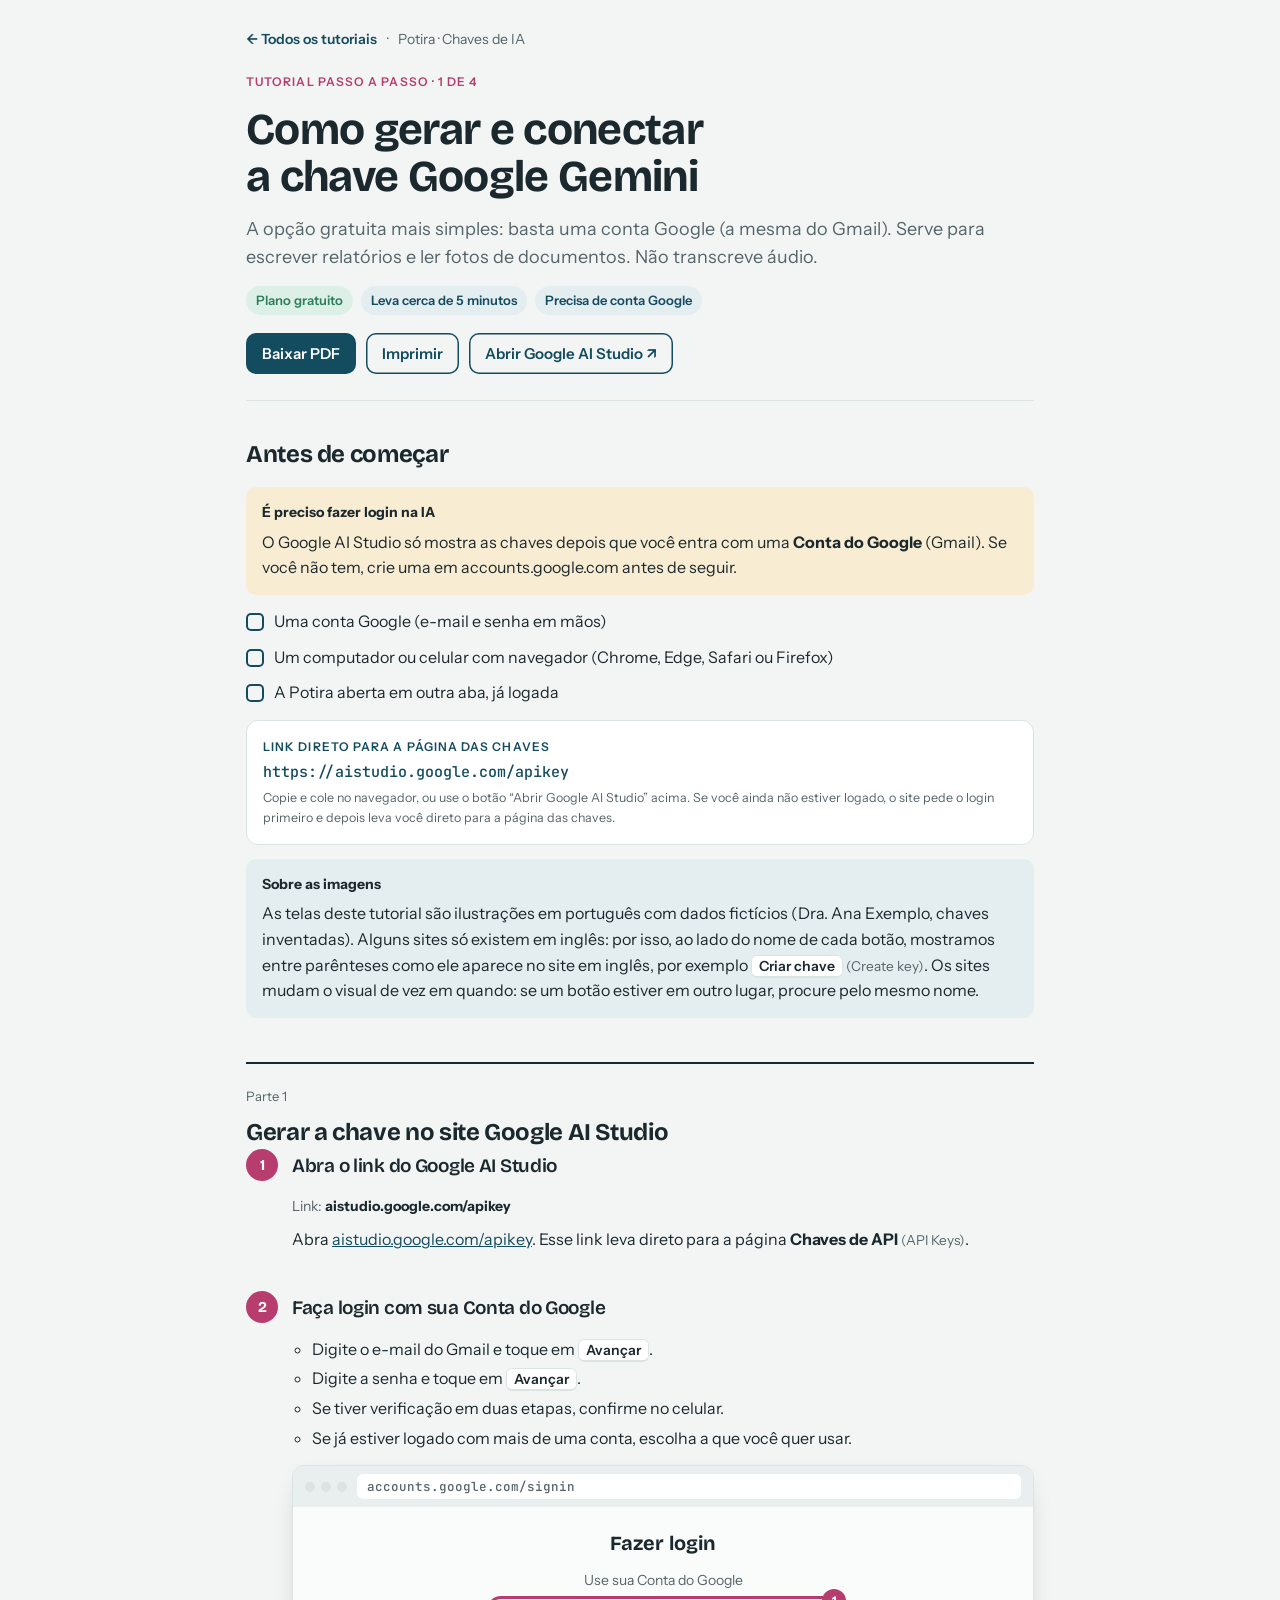
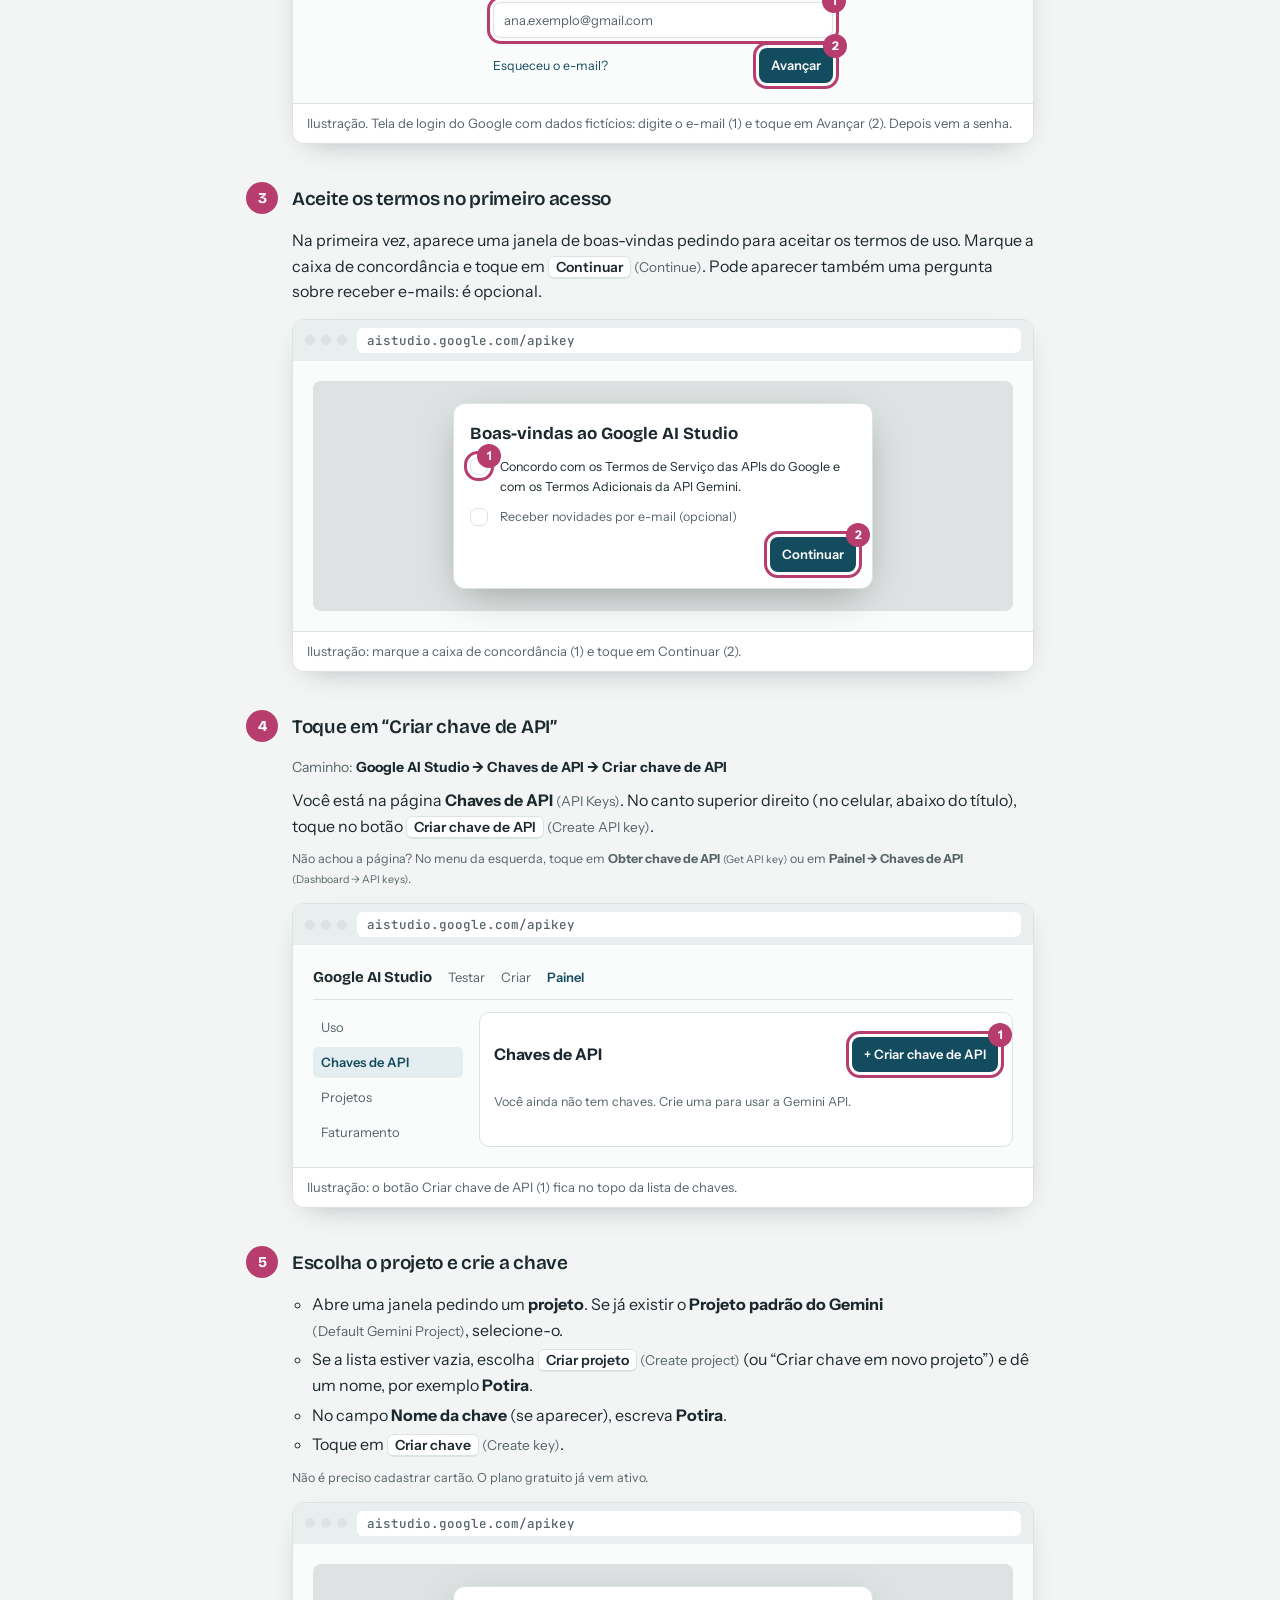
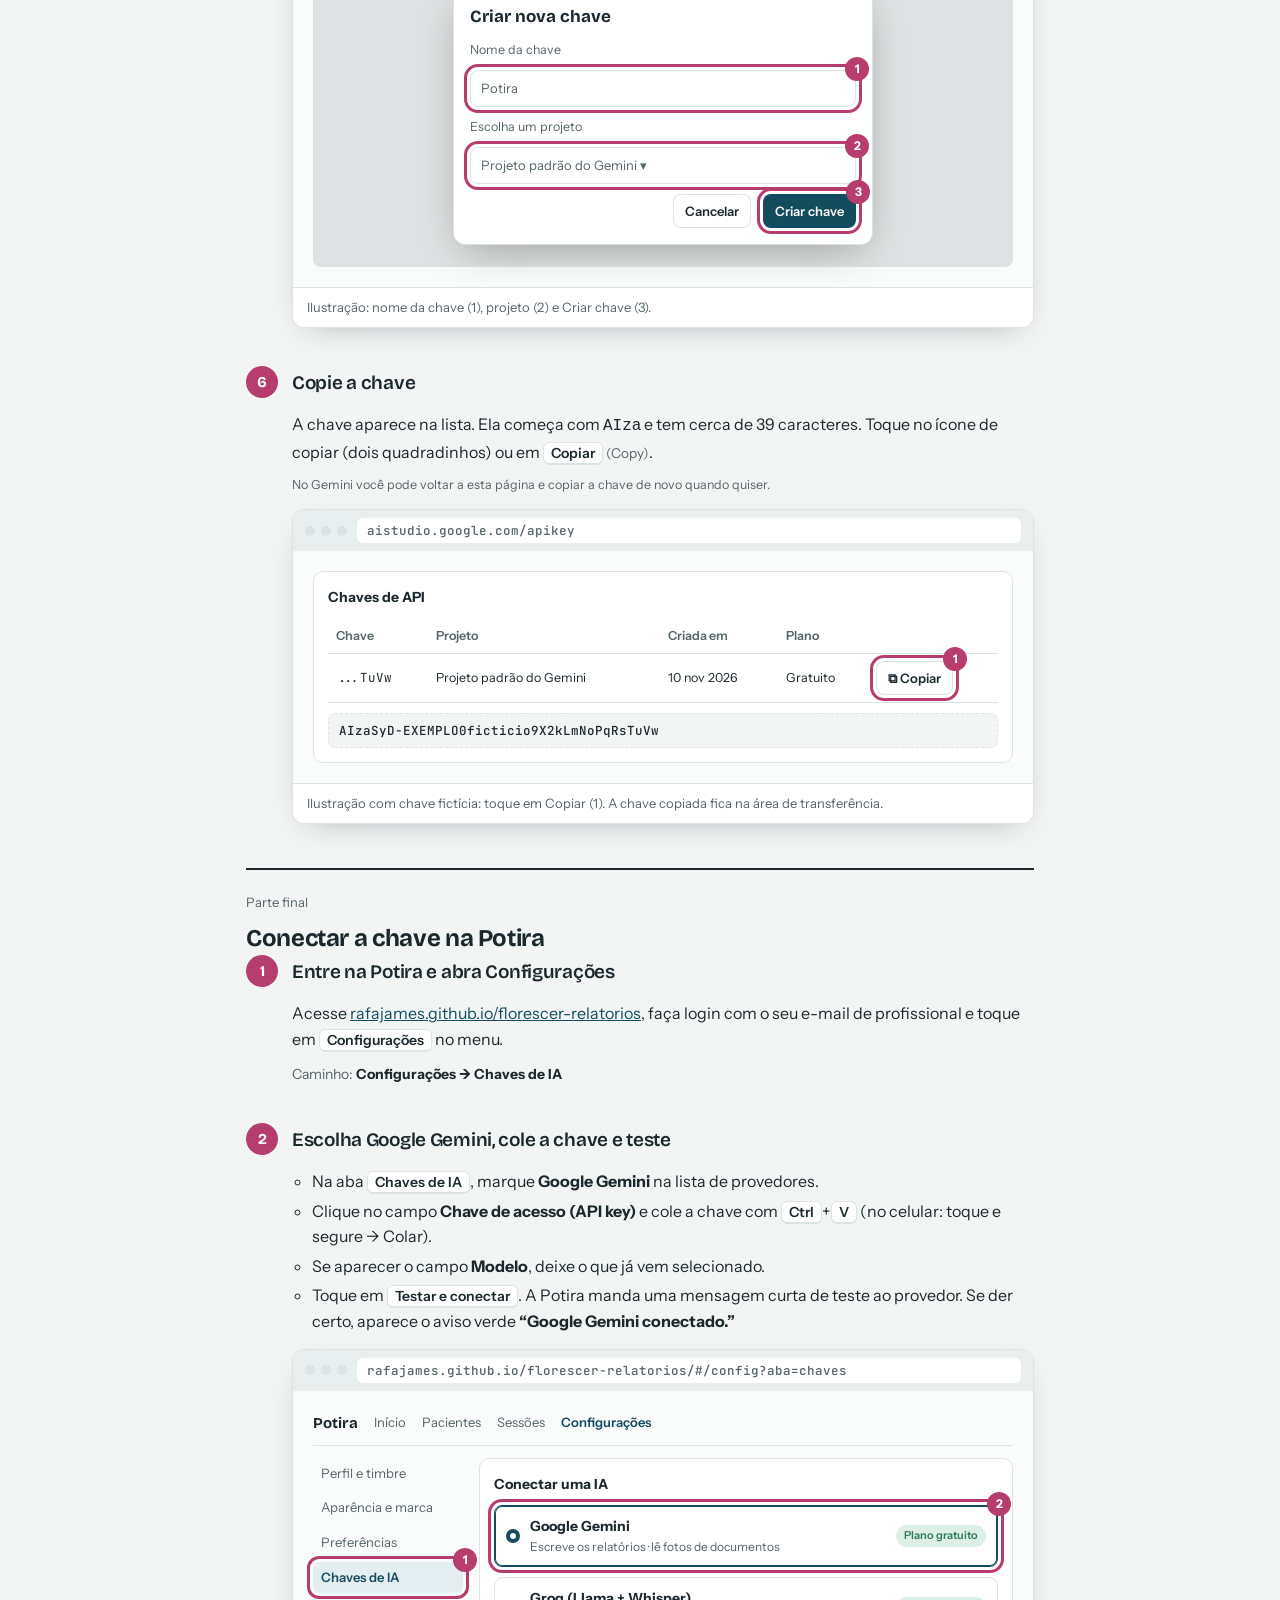
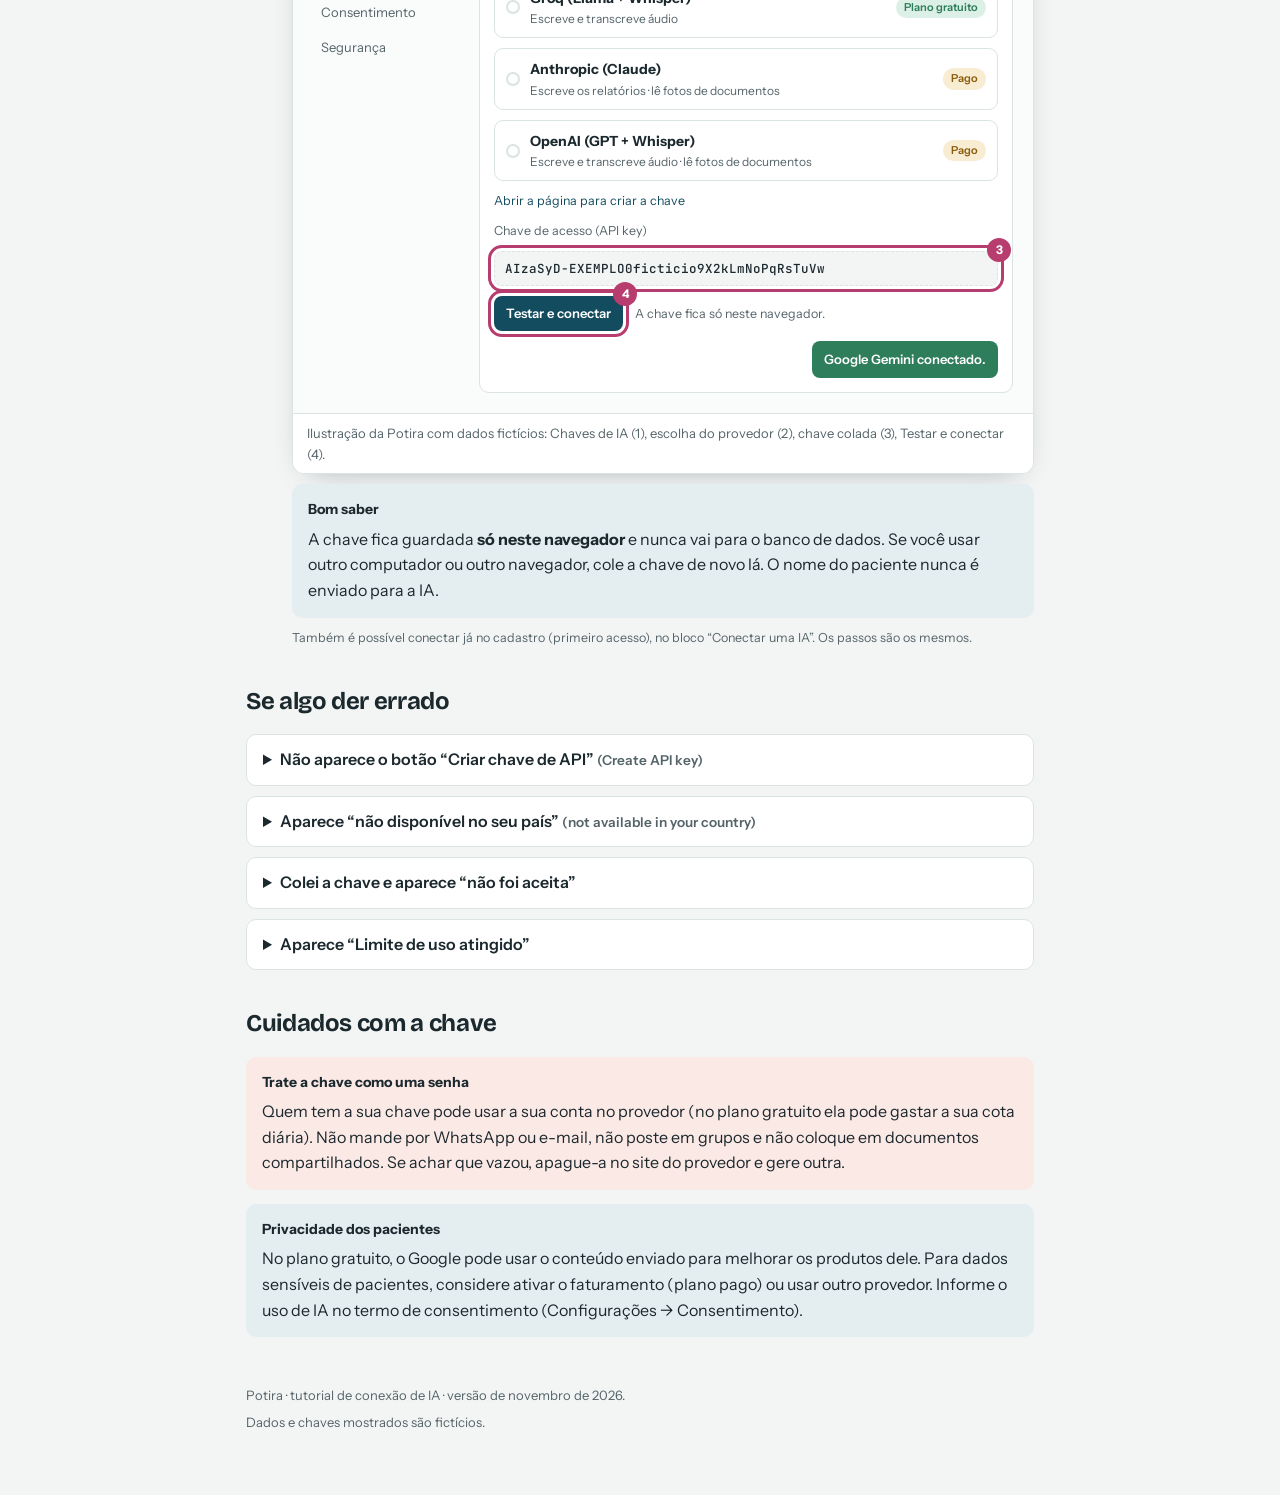
<file: tutoriais/tutorial-gemini.html>
<!doctype html><html lang="pt-BR"><head><meta charset="utf-8"><meta name="viewport" content="width=device-width,initial-scale=1,viewport-fit=cover">
<title>Chave Google Gemini</title><meta name="claude:viewport-fit-sides" content="cover">
<link rel="preconnect" href="https://fonts.googleapis.com"><link rel="stylesheet" href="https://fonts.googleapis.com/css2?family=Bricolage+Grotesque:opsz,wght@12..96,500;12..96,700&family=Instrument+Sans:wght@400;500;600&family=JetBrains+Mono:wght@400;500&display=swap"><style>
/* Layout: coluna de leitura única; cada passo = texto + "captura" de tela ilustrativa */
:root{
  --bg:#F3F5F4; --paper:#FFFFFF; --ink:#1B282D; --ink-2:#556469; --line:#DCE3E3;
  --petrol:#134B5F; --petrol-tint:#E4EDF0; --bloom:#B83D6F; --bloom-tint:#F6E6ED;
  --ok:#2E7D5B; --ok-tint:#DDF0E7; --warn:#8A5C0E; --warn-tint:#F8EDD2; --danger:#B3382C; --danger-tint:#FBE9E6;
  --shot:#FAFBFB; --chrome:#E9EEEF; --ring:#B83D6F;
  --display:'Bricolage Grotesque',system-ui,sans-serif;
  --sans:'Instrument Sans',system-ui,-apple-system,'Segoe UI',sans-serif;
  --mono:'JetBrains Mono',ui-monospace,Consolas,monospace;
}
@media (prefers-color-scheme: dark){:root:not([data-theme="light"]){
  --bg:#0F171B; --paper:#172229; --ink:#E7EFF2; --ink-2:#9FB3BC; --line:#2A3A43;
  --petrol:#8CC9DA; --petrol-tint:#16313B; --bloom:#E58AB0; --bloom-tint:#3A1D2A;
  --ok:#43A079; --ok-tint:#173528; --warn:#E8B75C; --warn-tint:#3A2C10; --danger:#F08376; --danger-tint:#3B1B18;
  --shot:#131D23; --chrome:#22313A; --ring:#E58AB0; color-scheme:dark}}
:root[data-theme="dark"]{
  --bg:#0F171B; --paper:#172229; --ink:#E7EFF2; --ink-2:#9FB3BC; --line:#2A3A43;
  --petrol:#8CC9DA; --petrol-tint:#16313B; --bloom:#E58AB0; --bloom-tint:#3A1D2A;
  --ok:#43A079; --ok-tint:#173528; --warn:#E8B75C; --warn-tint:#3A2C10; --danger:#F08376; --danger-tint:#3B1B18;
  --shot:#131D23; --chrome:#22313A; --ring:#E58AB0; color-scheme:dark}
*{box-sizing:border-box}
body{background:var(--bg);color:var(--ink);font:16px/1.6 var(--sans);margin:0}
.wrap{max-width:820px;margin:0 auto;padding-block:28px 64px;padding-left:max(16px,env(safe-area-inset-left,0px));padding-right:max(16px,env(safe-area-inset-right,0px))}
a{color:var(--petrol)} a:focus-visible,button:focus-visible{outline:3px solid var(--bloom);outline-offset:2px}
h1,h2,h3{font-family:var(--display);text-wrap:balance;margin:0;letter-spacing:-.015em}
h1{font-size:clamp(30px,6vw,44px);line-height:1.08;font-weight:700}
h2{font-size:24px;font-weight:700}
h3{font-size:19px;font-weight:600}
p{margin:0}
.crumb{display:flex;gap:10px;flex-wrap:wrap;align-items:center;font-size:14px;color:var(--ink-2);margin-bottom:22px}
.crumb a{text-decoration:none;font-weight:600}
.eyebrow{font-size:12px;letter-spacing:.09em;text-transform:uppercase;font-weight:600;color:var(--bloom)}
.hero{display:grid;gap:14px;padding-bottom:26px;border-bottom:1px solid var(--line)}
.hero .lead{font-size:18px;color:var(--ink-2);max-width:62ch}
.facts{display:flex;flex-wrap:wrap;gap:8px}
.chip{display:inline-flex;align-items:center;gap:6px;font-size:13px;font-weight:600;padding:4px 10px;border-radius:999px;background:var(--petrol-tint);color:var(--petrol)}
.chip.ok{background:var(--ok-tint);color:var(--ok)} .chip.paid{background:var(--warn-tint);color:var(--warn)}
.actions{display:flex;flex-wrap:wrap;gap:10px;margin-top:4px}
.btn{display:inline-flex;align-items:center;gap:8px;border:0;border-radius:10px;padding:11px 16px;font:600 15px var(--sans);cursor:pointer;text-decoration:none;background:var(--petrol);color:var(--paper)}
.btn.alt{background:transparent;color:var(--petrol);box-shadow:inset 0 0 0 1.5px var(--petrol)}
.note{border-radius:10px;padding:14px 16px;background:var(--petrol-tint);color:var(--ink);display:grid;gap:6px}
.note.warn{background:var(--warn-tint)} .note.danger{background:var(--danger-tint)} .note.ok{background:var(--ok-tint)}
.note b.t{font-size:14px}
section.block{display:grid;gap:14px;margin-top:34px}
.prep{display:grid;gap:10px;padding:0;margin:0;list-style:none}
.prep li{display:flex;gap:10px;align-items:flex-start}
.prep li::before{content:"";flex:0 0 18px;height:18px;margin-top:4px;border-radius:5px;box-shadow:inset 0 0 0 2px var(--petrol)}
.linkbox{display:grid;gap:6px;background:var(--paper);border:1px solid var(--line);border-radius:12px;padding:16px}
.linkbox code{font:500 15px var(--mono);word-break:break-all;color:var(--petrol)}
ol.steps{list-style:none;padding:0;margin:0;display:grid;gap:40px;counter-reset:s}
ol.steps>li{counter-increment:s;display:grid;gap:12px}
.st-head{display:flex;gap:14px;align-items:baseline}
.st-head::before{content:counter(s);flex:0 0 auto;font:700 15px var(--display);width:32px;height:32px;border-radius:50%;display:grid;place-items:center;background:var(--bloom);color:var(--paper);transform:translateY(-2px)}
.st-body{display:grid;gap:10px;padding-left:46px}
.st-body ul{margin:0;padding-left:20px;display:grid;gap:4px}
.where{font-size:14px;color:var(--ink-2)}
.where b{color:var(--ink)}
kbd,.ui{font:600 14px var(--sans);background:var(--paper);border:1px solid var(--line);border-bottom-width:2px;border-radius:6px;padding:1px 7px;white-space:nowrap}
.part{margin-top:44px;padding-top:22px;border-top:2px solid var(--ink);display:grid;gap:6px}
.part span{font-size:13px;color:var(--ink-2)}
/* captura de tela ilustrativa */
figure.shot{margin:4px 0 0;border-radius:12px;overflow:hidden;border:1px solid var(--line);background:var(--shot);box-shadow:0 10px 30px -18px rgba(10,30,40,.45)}
.bar{display:flex;align-items:center;gap:10px;background:var(--chrome);padding:8px 12px}
.dots{display:flex;gap:6px}.dots i{width:10px;height:10px;border-radius:50%;background:var(--line)}
.url{flex:1;min-width:0;font:500 12.5px var(--mono);color:var(--ink-2);background:var(--paper);border-radius:6px;padding:4px 10px;white-space:nowrap;overflow:hidden;text-overflow:ellipsis}
.screen{padding:20px;display:grid;gap:12px;font-size:14px;overflow-x:auto}
figcaption{font-size:13px;color:var(--ink-2);padding:9px 14px;border-top:1px solid var(--line);background:var(--paper)}
.m-nav{display:flex;gap:16px;align-items:center;font-size:13px;color:var(--ink-2);border-bottom:1px solid var(--line);padding-bottom:10px;flex-wrap:wrap}
.m-nav b{color:var(--ink);font-family:var(--display);font-size:15px}
.m-row{display:flex;gap:12px;align-items:center;flex-wrap:wrap}
.m-side{display:grid;grid-template-columns:150px 1fr;gap:16px}
.m-side>nav{display:grid;gap:4px;align-content:start;font-size:13px;color:var(--ink-2)}
.m-side>nav span{padding:5px 8px;border-radius:6px}
.m-side>nav span.on{background:var(--petrol-tint);color:var(--petrol);font-weight:600}
.m-card{background:var(--paper);border:1px solid var(--line);border-radius:10px;padding:14px;display:grid;gap:10px;min-width:0}
.m-btn{display:inline-block;border-radius:8px;padding:7px 12px;font-weight:600;font-size:13px;background:var(--ink);color:var(--paper)}
.m-btn.light{background:var(--paper);color:var(--ink);box-shadow:inset 0 0 0 1px var(--line)}
.m-btn.pet{background:var(--petrol);color:var(--paper)}
.m-in{border:1px solid var(--line);border-radius:7px;padding:7px 10px;background:var(--paper);color:var(--ink-2);font-size:13px;min-width:0}
.m-key{font:500 12.5px var(--mono);background:var(--bg);border:1px dashed var(--line);border-radius:7px;padding:8px 10px;word-break:break-all;color:var(--ink)}
.m-table{width:100%;border-collapse:collapse;font-size:12.5px}
.m-table th,.m-table td{text-align:left;padding:7px 8px;border-bottom:1px solid var(--line);white-space:nowrap}
.m-table th{color:var(--ink-2);font-weight:600}
.m-modal{max-width:420px;margin:0 auto;width:100%;background:var(--paper);border-radius:12px;padding:16px;display:grid;gap:10px;box-shadow:0 12px 40px -12px rgba(0,0,0,.35);border:1px solid var(--line)}
.m-dim{background:color-mix(in srgb,var(--ink) 12%,transparent);border-radius:8px;padding:22px 12px}
.m-login{max-width:340px;margin:0 auto;width:100%;display:grid;gap:10px;text-align:center}
.m-prov{display:flex;gap:10px;align-items:center;border:1px solid var(--line);border-radius:9px;padding:9px 11px;background:var(--paper)}
.m-prov.on{border-color:var(--petrol);box-shadow:inset 0 0 0 1px var(--petrol)}
.m-prov .r{width:14px;height:14px;border-radius:50%;box-shadow:inset 0 0 0 2px var(--line);flex:0 0 auto}
.m-prov.on .r{box-shadow:inset 0 0 0 4px var(--petrol)}
.m-prov small{display:block;color:var(--ink-2);font-size:12px}
.m-prov .g{flex:1;min-width:0}
.tag{font-size:11px;font-weight:600;border-radius:999px;padding:2px 8px;background:var(--ok-tint);color:var(--ok);white-space:nowrap}
.tag.p{background:var(--warn-tint);color:var(--warn)}
.m-toast{justify-self:end;background:var(--ok);color:var(--paper);border-radius:8px;padding:8px 12px;font-weight:600;font-size:13px}
.hl{position:relative;outline:3px solid var(--ring);outline-offset:3px;border-radius:8px}
.hl[data-n]::after{content:attr(data-n);position:absolute;top:-14px;right:-14px;width:24px;height:24px;border-radius:50%;background:var(--ring);color:var(--paper);font:700 12px/24px var(--sans);text-align:center}
.en{font-size:.85em;color:var(--ink-2);white-space:nowrap}
.muted{color:var(--ink-2)} .small{font-size:12.5px}
.faq{display:grid;gap:10px}
details{background:var(--paper);border:1px solid var(--line);border-radius:10px;padding:12px 16px}
details summary{cursor:pointer;font-weight:600}
details p{margin-top:8px;color:var(--ink-2)}
.done{display:grid;gap:8px;text-align:left}
.foot{margin-top:48px;font-size:13px;color:var(--ink-2);display:grid;gap:6px}
/* índice */
.grid{display:grid;grid-template-columns:repeat(auto-fit,minmax(min(100%,340px),1fr));gap:14px}
.card{background:var(--paper);border:1px solid var(--line);border-radius:14px;padding:18px;display:grid;gap:10px;text-decoration:none;color:var(--ink)}
.card:hover{border-color:var(--petrol)}
.card .go{font-weight:600;color:var(--petrol);font-size:14px}
.card .row{display:flex;gap:8px;flex-wrap:wrap}
@media (max-width:560px){.st-body{padding-left:0}.m-side{grid-template-columns:1fr}.m-side>nav{display:flex;flex-wrap:wrap}}
@media print{body{background:#fff}.noprint{display:none!important}figure.shot{break-inside:avoid}ol.steps>li{break-inside:avoid-page}.wrap{max-width:none}}
@media (prefers-reduced-motion:reduce){*{transition:none!important}}
</style></head><body><div class="wrap">
<nav class="crumb noprint"><a href="index.html">← Todos os tutoriais</a><span>·</span><span>Potira · Chaves de IA</span></nav>
<header class="hero"><span class="eyebrow">Tutorial passo a passo · 1 de 4</span>
<h1>Como gerar e conectar a chave Google Gemini</h1>
<p class="lead">A opção gratuita mais simples: basta uma conta Google (a mesma do Gmail). Serve para escrever relatórios e ler fotos de documentos. Não transcreve áudio.</p>
<div class="facts"><span class="chip ok">Plano gratuito</span><span class="chip">Leva cerca de 5 minutos</span><span class="chip">Precisa de conta Google</span></div>
<div class="actions noprint"><a class="btn" href="tutorial-gemini.pdf" download>Baixar PDF</a><button class="btn alt" type="button" onclick="window.print()">Imprimir</button><a class="btn alt" href="https://aistudio.google.com/apikey" target="_blank" rel="noopener">Abrir Google AI Studio ↗</a></div></header>

<section class="block"><h2>Antes de começar</h2>
<div class="note warn"><b class="t">É preciso fazer login na IA</b><p>O Google AI Studio só mostra as chaves depois que você entra com uma <b>Conta do Google</b> (Gmail). Se você não tem, crie uma em accounts.google.com antes de seguir.</p></div>
<ul class="prep"><li>Uma conta Google (e-mail e senha em mãos)</li><li>Um computador ou celular com navegador (Chrome, Edge, Safari ou Firefox)</li><li>A Potira aberta em outra aba, já logada</li></ul>
<div class="linkbox"><span class="eyebrow" style="color:var(--petrol)">Link direto para a página das chaves</span><code>https://aistudio.google.com/apikey</code>
<p class="small muted">Copie e cole no navegador, ou use o botão “Abrir Google AI Studio” acima. Se você ainda não estiver logado, o site pede o login primeiro e depois leva você direto para a página das chaves.</p></div>
<div class="note"><b class="t">Sobre as imagens</b><p>As telas deste tutorial são ilustrações em português com dados fictícios (Dra. Ana Exemplo, chaves inventadas). Alguns sites só existem em inglês: por isso, ao lado do nome de cada botão, mostramos entre parênteses como ele aparece no site em inglês, por exemplo <span class="ui">Criar chave</span> <span class="en">(Create key)</span>. Os sites mudam o visual de vez em quando: se um botão estiver em outro lugar, procure pelo mesmo nome.</p></div>
</section>

<div class="part"><span>Parte 1</span><h2>Gerar a chave no site Google AI Studio</h2></div>
<ol class="steps"><li><div class="st-head"><h3>Abra o link do Google AI Studio</h3></div><div class="st-body"><p class="where">Link: <b>aistudio.google.com/apikey</b></p><p>Abra <a href="https://aistudio.google.com/apikey" target="_blank" rel="noopener">aistudio.google.com/apikey</a>. Esse link leva direto para a página <b>Chaves de API</b> <span class="en">(API Keys)</span>.</p></div></li><li><div class="st-head"><h3>Faça login com sua Conta do Google</h3></div><div class="st-body"><ul><li>Digite o e-mail do Gmail e toque em <span class="ui">Avançar</span>.</li><li>Digite a senha e toque em <span class="ui">Avançar</span>.</li><li>Se tiver verificação em duas etapas, confirme no celular.</li><li>Se já estiver logado com mais de uma conta, escolha a que você quer usar.</li></ul><figure class="shot"><div class="bar"><span class="dots"><i></i><i></i><i></i></span><span class="url">accounts.google.com/signin</span></div>
<div class="screen"><div class="m-login"><b style="font-family:var(--display);font-size:20px">Fazer login</b>
<span class="muted">Use sua Conta do Google</span>
<span class="m-in hl" data-n="1" style="text-align:left">ana.exemplo@gmail.com</span>
<div class="m-row" style="justify-content:space-between"><span class="small" style="color:var(--petrol)">Esqueceu o e-mail?</span><span class="m-btn pet hl" data-n="2">Avançar</span></div></div></div><figcaption>Ilustração. Tela de login do Google com dados fictícios: digite o e-mail (1) e toque em Avançar (2). Depois vem a senha.</figcaption></figure></div></li><li><div class="st-head"><h3>Aceite os termos no primeiro acesso</h3></div><div class="st-body"><p>Na primeira vez, aparece uma janela de boas-vindas pedindo para aceitar os termos de uso. Marque a caixa de concordância e toque em <span class="ui">Continuar</span> <span class="en">(Continue)</span>. Pode aparecer também uma pergunta sobre receber e-mails: é opcional.</p><figure class="shot"><div class="bar"><span class="dots"><i></i><i></i><i></i></span><span class="url">aistudio.google.com/apikey</span></div>
<div class="screen"><div class="m-dim"><div class="m-modal"><b style="font-family:var(--display);font-size:17px">Boas-vindas ao Google AI Studio</b>
<span class="m-row" style="flex-wrap:nowrap;align-items:flex-start"><span class="m-in hl" data-n="1" style="flex:0 0 18px;height:18px;padding:0"></span><span class="small">Concordo com os Termos de Serviço das APIs do Google e com os Termos Adicionais da API Gemini.</span></span>
<span class="m-row"><span class="m-in" style="width:18px;height:18px;padding:0"></span><span class="small muted">Receber novidades por e-mail (opcional)</span></span>
<span class="m-btn pet hl" data-n="2" style="justify-self:end">Continuar</span></div></div></div><figcaption>Ilustração: marque a caixa de concordância (1) e toque em Continuar (2).</figcaption></figure></div></li><li><div class="st-head"><h3>Toque em “Criar chave de API”</h3></div><div class="st-body"><p class="where">Caminho: <b>Google AI Studio → Chaves de API → Criar chave de API</b></p><p>Você está na página <b>Chaves de API</b> <span class="en">(API Keys)</span>. No canto superior direito (no celular, abaixo do título), toque no botão <span class="ui">Criar chave de API</span> <span class="en">(Create API key)</span>.</p><p class="muted small">Não achou a página? No menu da esquerda, toque em <b>Obter chave de API</b> <span class="en">(Get API key)</span> ou em <b>Painel → Chaves de API</b> <span class="en">(Dashboard → API keys)</span>.</p><figure class="shot"><div class="bar"><span class="dots"><i></i><i></i><i></i></span><span class="url">aistudio.google.com/apikey</span></div>
<div class="screen"><div class="m-nav"><b>Google AI Studio</b><span>Testar</span><span>Criar</span><span style="color:var(--petrol);font-weight:600">Painel</span></div>
<div class="m-side"><nav><span>Uso</span><span class="on">Chaves de API</span><span>Projetos</span><span>Faturamento</span></nav>
<div class="m-card"><div class="m-row" style="justify-content:space-between"><b style="font-size:16px">Chaves de API</b><span class="m-btn pet hl" data-n="1">+ Criar chave de API</span></div>
<span class="muted small">Você ainda não tem chaves. Crie uma para usar a Gemini API.</span></div></div></div><figcaption>Ilustração: o botão Criar chave de API (1) fica no topo da lista de chaves.</figcaption></figure></div></li><li><div class="st-head"><h3>Escolha o projeto e crie a chave</h3></div><div class="st-body"><ul><li>Abre uma janela pedindo um <b>projeto</b>. Se já existir o <b>Projeto padrão do Gemini</b> <span class="en">(Default Gemini Project)</span>, selecione-o.</li><li>Se a lista estiver vazia, escolha <span class="ui">Criar projeto</span> <span class="en">(Create project)</span> (ou “Criar chave em novo projeto”) e dê um nome, por exemplo <b>Potira</b>.</li><li>No campo <b>Nome da chave</b> (se aparecer), escreva <b>Potira</b>.</li><li>Toque em <span class="ui">Criar chave</span> <span class="en">(Create key)</span>.</li></ul><p class="muted small">Não é preciso cadastrar cartão. O plano gratuito já vem ativo.</p><figure class="shot"><div class="bar"><span class="dots"><i></i><i></i><i></i></span><span class="url">aistudio.google.com/apikey</span></div>
<div class="screen"><div class="m-dim"><div class="m-modal"><b style="font-family:var(--display);font-size:17px">Criar nova chave</b>
<span class="small muted">Nome da chave</span><span class="m-in hl" data-n="1">Potira</span>
<span class="small muted">Escolha um projeto</span><span class="m-in hl" data-n="2">Projeto padrão do Gemini ▾</span>
<div class="m-row" style="justify-content:flex-end"><span class="m-btn light">Cancelar</span><span class="m-btn pet hl" data-n="3">Criar chave</span></div></div></div></div><figcaption>Ilustração: nome da chave (1), projeto (2) e Criar chave (3).</figcaption></figure></div></li><li><div class="st-head"><h3>Copie a chave</h3></div><div class="st-body"><p>A chave aparece na lista. Ela começa com <code>AIza</code> e tem cerca de 39 caracteres. Toque no ícone de copiar (dois quadradinhos) ou em <span class="ui">Copiar</span> <span class="en">(Copy)</span>.</p><p class="muted small">No Gemini você pode voltar a esta página e copiar a chave de novo quando quiser.</p><figure class="shot"><div class="bar"><span class="dots"><i></i><i></i><i></i></span><span class="url">aistudio.google.com/apikey</span></div>
<div class="screen"><div class="m-card"><b>Chaves de API</b><div style="overflow-x:auto"><table class="m-table"><tr><th>Chave</th><th>Projeto</th><th>Criada em</th><th>Plano</th><th></th></tr>
<tr><td style="font-family:var(--mono)">...TuVw</td><td>Projeto padrão do Gemini</td><td>10 nov 2026</td><td>Gratuito</td><td><span class="m-btn light hl" data-n="1">⧉ Copiar</span></td></tr></table></div>
<span class="m-key">AIzaSyD-EXEMPLO0ficticio9X2kLmNoPqRsTuVw</span></div></div><figcaption>Ilustração com chave fictícia: toque em Copiar (1). A chave copiada fica na área de transferência.</figcaption></figure></div></li></ol>


<div class="part noprint-keep"><span>Parte final</span><h2>Conectar a chave na Potira</h2></div>
<ol class="steps" style="counter-reset:s 0">
<li><div class="st-head"><h3>Entre na Potira e abra Configurações</h3></div>
<div class="st-body"><p>Acesse <a href="https://rafajames.github.io/florescer-relatorios/" target="_blank" rel="noopener">rafajames.github.io/florescer-relatorios</a>, faça login com o seu e-mail de profissional e toque em <span class="ui">Configurações</span> no menu.</p>
<p class="where">Caminho: <b>Configurações → Chaves de IA</b></p></div></li>
<li><div class="st-head"><h3>Escolha Google Gemini, cole a chave e teste</h3></div>
<div class="st-body"><ul>
<li>Na aba <span class="ui">Chaves de IA</span>, marque <b>Google Gemini</b> na lista de provedores.</li>
<li>Clique no campo <b>Chave de acesso (API key)</b> e cole a chave com <kbd>Ctrl</kbd>+<kbd>V</kbd> (no celular: toque e segure → Colar).</li>
<li>Se aparecer o campo <b>Modelo</b>, deixe o que já vem selecionado.</li>
<li>Toque em <span class="ui">Testar e conectar</span>. A Potira manda uma mensagem curta de teste ao provedor. Se der certo, aparece o aviso verde <b>“Google Gemini conectado.”</b></li></ul>
<figure class="shot"><div class="bar"><span class="dots"><i></i><i></i><i></i></span><span class="url">rafajames.github.io/florescer-relatorios/#/config?aba=chaves</span></div>
<div class="screen">
<div class="m-nav"><b>Potira</b><span>Início</span><span>Pacientes</span><span>Sessões</span><span style="color:var(--petrol);font-weight:600">Configurações</span></div>
<div class="m-side"><nav><span>Perfil e timbre</span><span>Aparência e marca</span><span>Preferências</span><span class="on hl" data-n="1">Chaves de IA</span><span>Consentimento</span><span>Segurança</span></nav>
<div class="m-card"><b>Conectar uma IA</b><div class="m-prov on hl" data-n="2"><span class="r"></span><span class="g"><b>Google Gemini</b><small>Escreve os relatórios · lê fotos de documentos</small></span><span class="tag ">Plano gratuito</span></div><div class="m-prov " ><span class="r"></span><span class="g"><b>Groq (Llama + Whisper)</b><small>Escreve e transcreve áudio</small></span><span class="tag ">Plano gratuito</span></div><div class="m-prov " ><span class="r"></span><span class="g"><b>Anthropic (Claude)</b><small>Escreve os relatórios · lê fotos de documentos</small></span><span class="tag p">Pago</span></div><div class="m-prov " ><span class="r"></span><span class="g"><b>OpenAI (GPT + Whisper)</b><small>Escreve e transcreve áudio · lê fotos de documentos</small></span><span class="tag p">Pago</span></div>
<span class="small" style="color:var(--petrol)">Abrir a página para criar a chave</span>
<span class="small muted">Chave de acesso (API key)</span><span class="m-key hl" data-n="3">AIzaSyD-EXEMPLO0ficticio9X2kLmNoPqRsTuVw</span>
<div class="m-row"><span class="m-btn pet hl" data-n="4">Testar e conectar</span><span class="small muted">A chave fica só neste navegador.</span></div>
<span class="m-toast">Google Gemini conectado.</span></div></div></div><figcaption>Ilustração da Potira com dados fictícios: Chaves de IA (1), escolha do provedor (2), chave colada (3), Testar e conectar (4).</figcaption></figure>

<div class="note"><b class="t">Bom saber</b><p>A chave fica guardada <b>só neste navegador</b> e nunca vai para o banco de dados. Se você usar outro computador ou outro navegador, cole a chave de novo lá. O nome do paciente nunca é enviado para a IA.</p></div>
<p class="muted small">Também é possível conectar já no cadastro (primeiro acesso), no bloco “Conectar uma IA”. Os passos são os mesmos.</p></div></li>
</ol>

<section class="block"><h2>Se algo der errado</h2><div class="faq"><details><summary>Não aparece o botão “Criar chave de API” <span class="en">(Create API key)</span></summary><p>Algumas contas Google de escolas ou empresas (Google Workspace) bloqueiam o AI Studio. Tente com uma conta Gmail pessoal. Contas de menores de 18 anos também não têm acesso.</p></details><details><summary>Aparece “não disponível no seu país” <span class="en">(not available in your country)</span></summary><p>Confira se não está usando VPN. O serviço está disponível no Brasil.</p></details>
<details><summary>Colei a chave e aparece “não foi aceita”</summary><p>Confira se copiou a chave inteira, sem espaço no começo ou no fim. Gere uma chave nova e tente de novo. Chaves apagadas ou desativadas no site do provedor param de funcionar na hora.</p></details>
<details><summary>Aparece “Limite de uso atingido”</summary><p>A cota do plano (gratuito ou crédito) acabou por agora. Espere alguns minutos, ou conecte um segundo provedor em Configurações → Chaves de IA e escolha qual usar.</p></details>
</div></section>

<section class="block"><h2>Cuidados com a chave</h2>
<div class="note danger"><b class="t">Trate a chave como uma senha</b><p>Quem tem a sua chave pode usar a sua conta no provedor (no plano gratuito ela pode gastar a sua cota diária). Não mande por WhatsApp ou e-mail, não poste em grupos e não coloque em documentos compartilhados. Se achar que vazou, apague-a no site do provedor e gere outra.</p></div>
<div class="note"><b class="t">Privacidade dos pacientes</b><p>No plano gratuito, o Google pode usar o conteúdo enviado para melhorar os produtos dele. Para dados sensíveis de pacientes, considere ativar o faturamento (plano pago) ou usar outro provedor. Informe o uso de IA no termo de consentimento (Configurações → Consentimento).</p></div>
</section>

<footer class="foot"><span>Potira · tutorial de conexão de IA · versão de novembro de 2026.</span><span>Dados e chaves mostrados são fictícios.</span></footer>
</div></body></html>
</file>
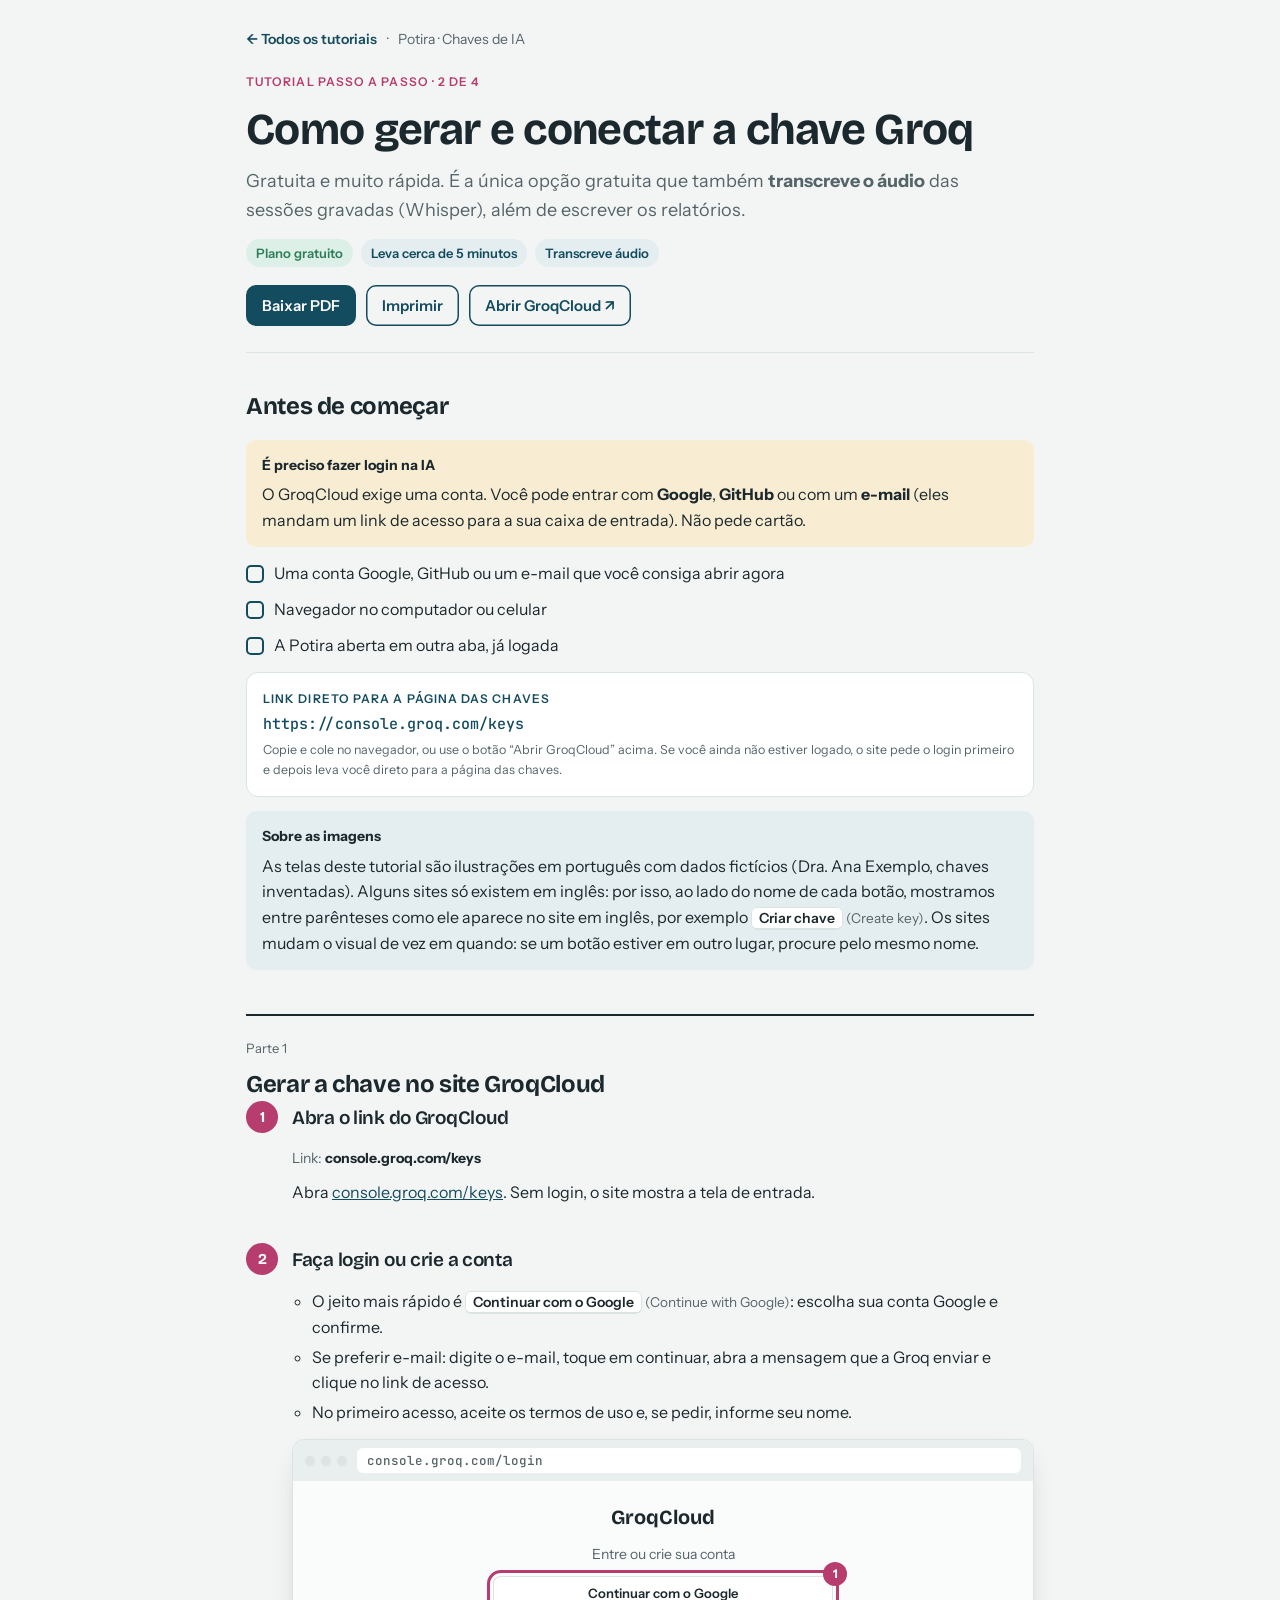
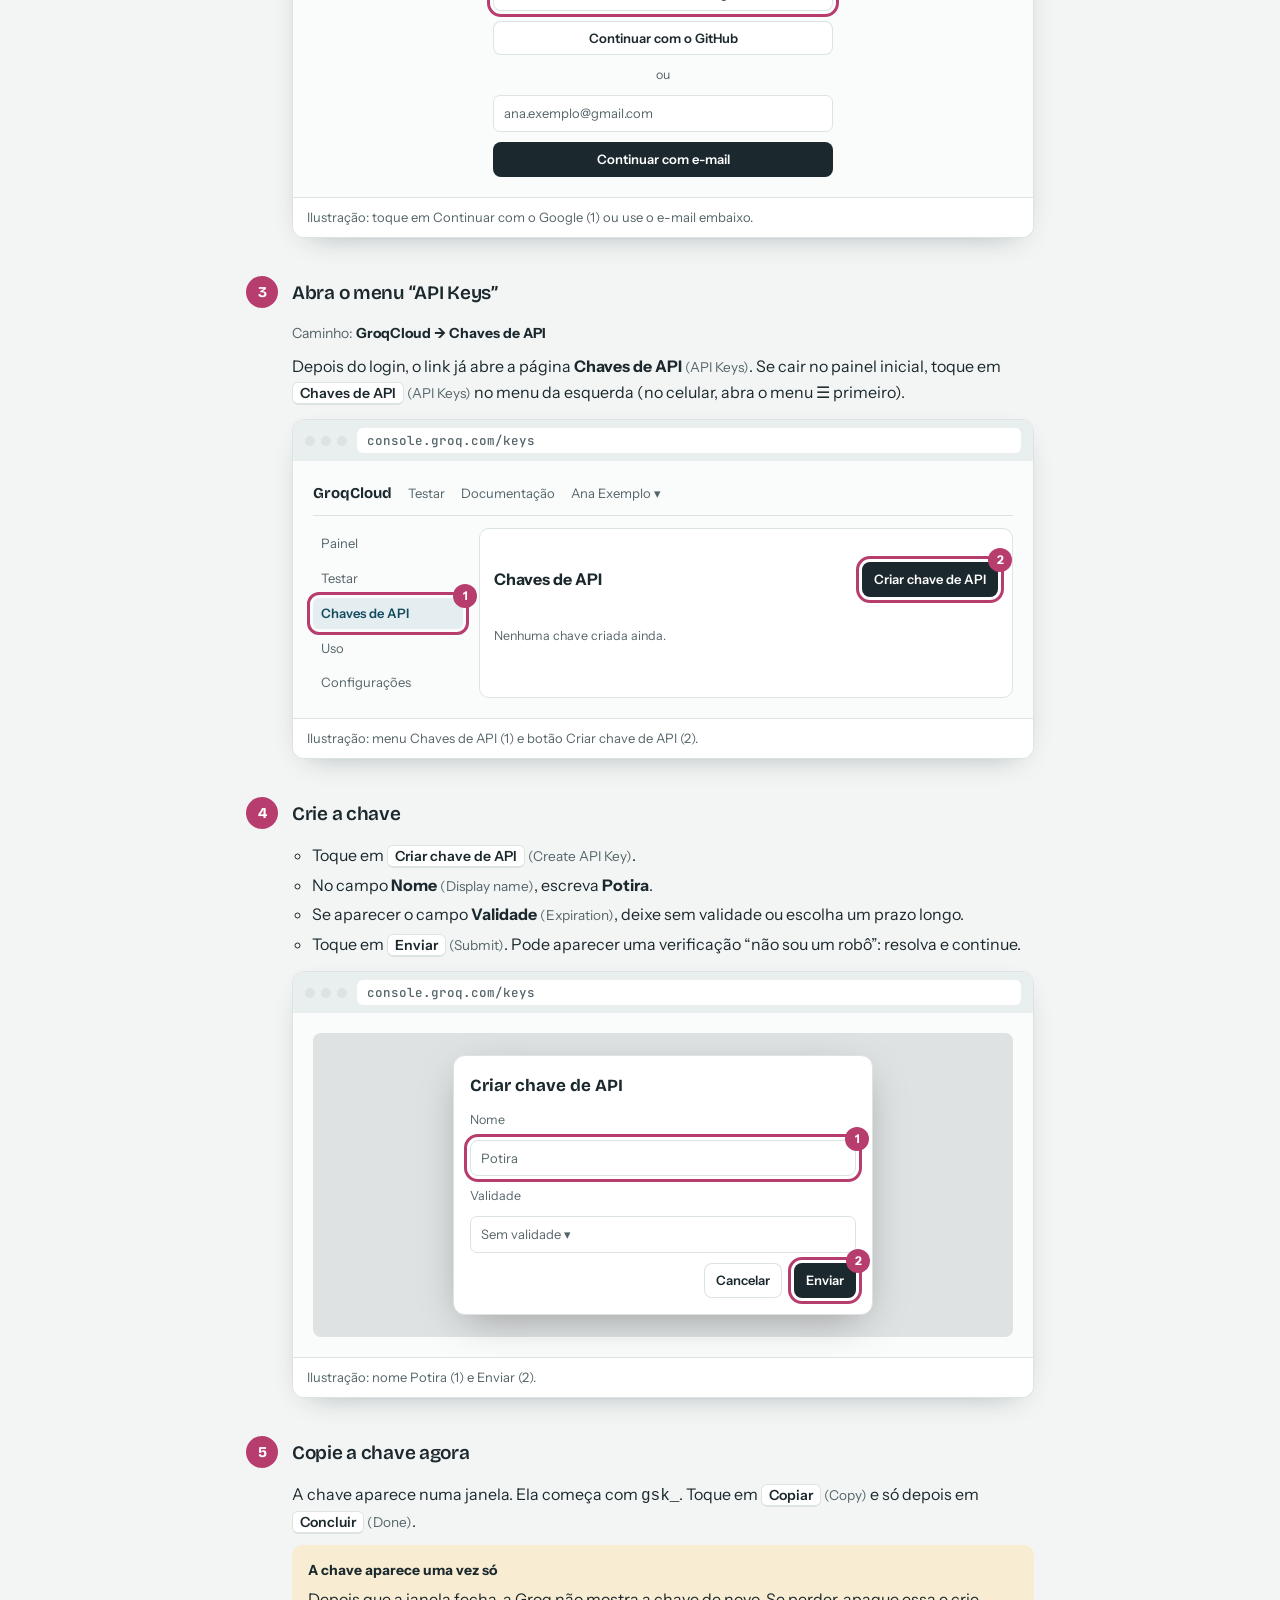
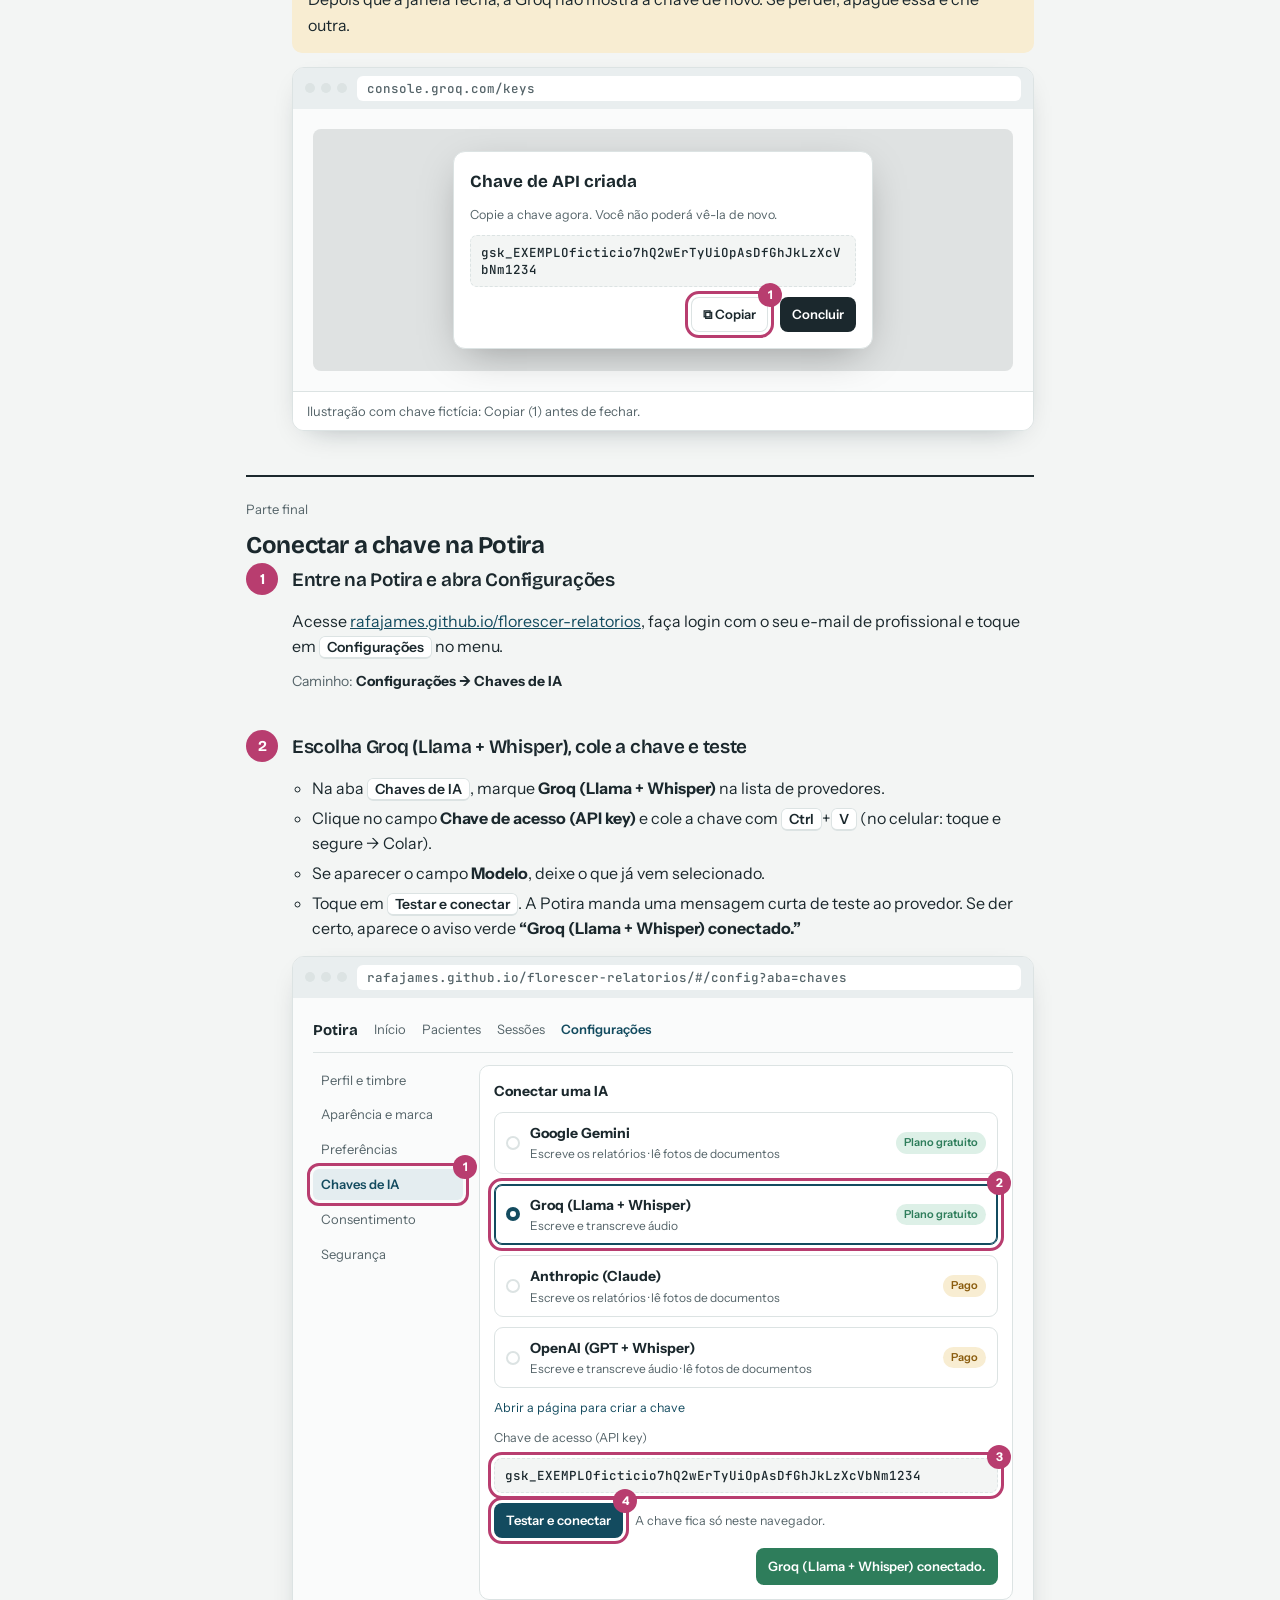
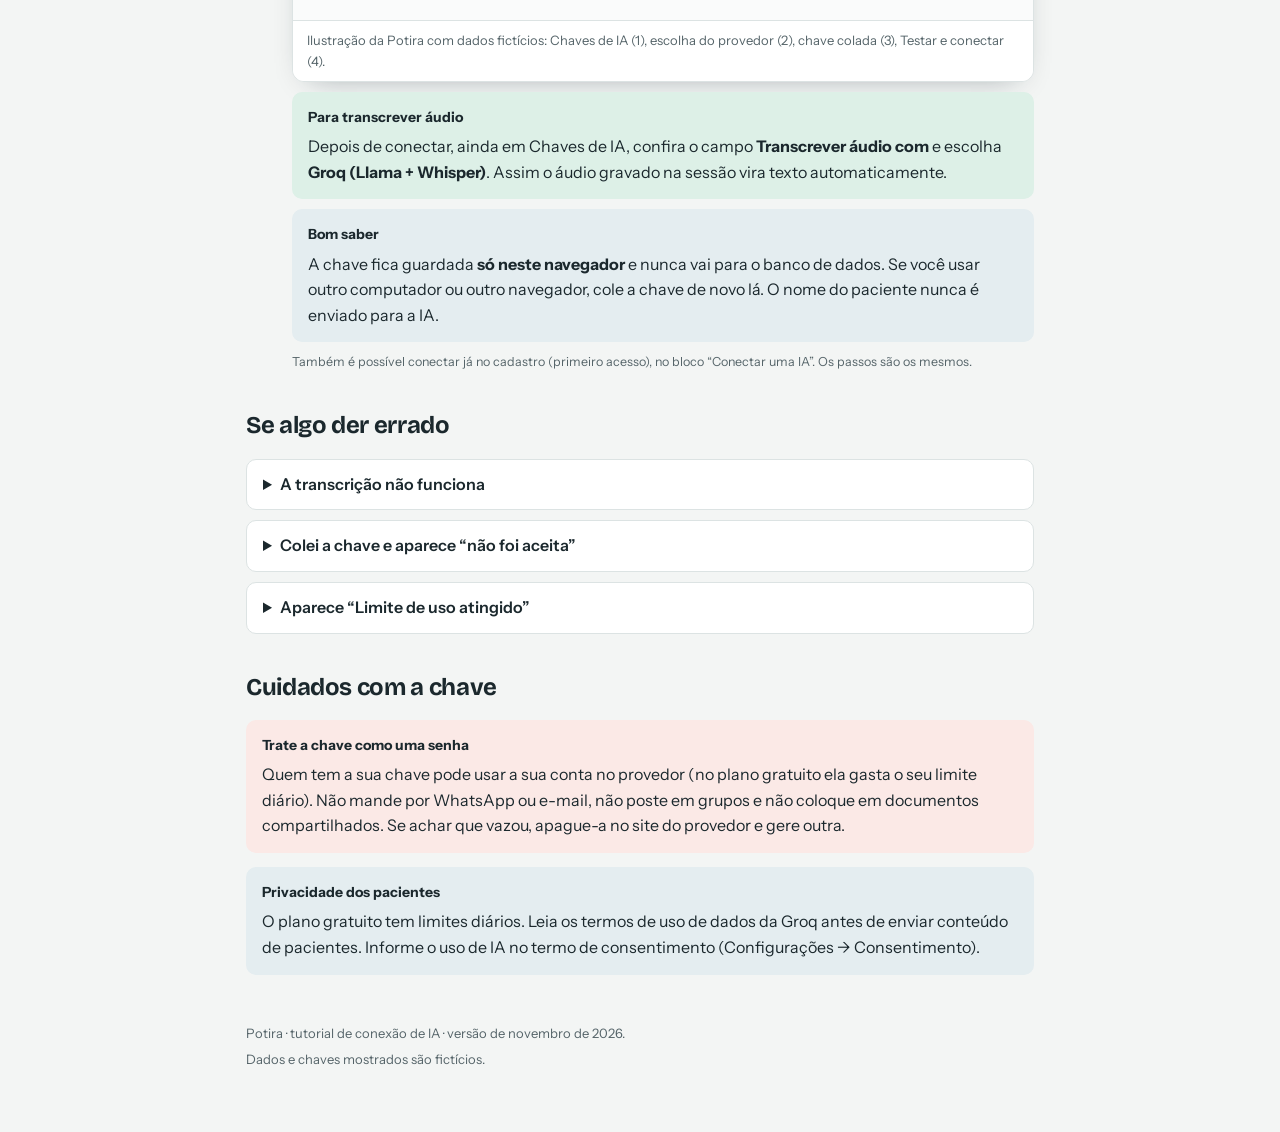
<file: tutoriais/tutorial-groq.html>
<!doctype html><html lang="pt-BR"><head><meta charset="utf-8"><meta name="viewport" content="width=device-width,initial-scale=1,viewport-fit=cover">
<title>Chave Groq</title><meta name="claude:viewport-fit-sides" content="cover">
<link rel="preconnect" href="https://fonts.googleapis.com"><link rel="stylesheet" href="https://fonts.googleapis.com/css2?family=Bricolage+Grotesque:opsz,wght@12..96,500;12..96,700&family=Instrument+Sans:wght@400;500;600&family=JetBrains+Mono:wght@400;500&display=swap"><style>
/* Layout: coluna de leitura única; cada passo = texto + "captura" de tela ilustrativa */
:root{
  --bg:#F3F5F4; --paper:#FFFFFF; --ink:#1B282D; --ink-2:#556469; --line:#DCE3E3;
  --petrol:#134B5F; --petrol-tint:#E4EDF0; --bloom:#B83D6F; --bloom-tint:#F6E6ED;
  --ok:#2E7D5B; --ok-tint:#DDF0E7; --warn:#8A5C0E; --warn-tint:#F8EDD2; --danger:#B3382C; --danger-tint:#FBE9E6;
  --shot:#FAFBFB; --chrome:#E9EEEF; --ring:#B83D6F;
  --display:'Bricolage Grotesque',system-ui,sans-serif;
  --sans:'Instrument Sans',system-ui,-apple-system,'Segoe UI',sans-serif;
  --mono:'JetBrains Mono',ui-monospace,Consolas,monospace;
}
@media (prefers-color-scheme: dark){:root:not([data-theme="light"]){
  --bg:#0F171B; --paper:#172229; --ink:#E7EFF2; --ink-2:#9FB3BC; --line:#2A3A43;
  --petrol:#8CC9DA; --petrol-tint:#16313B; --bloom:#E58AB0; --bloom-tint:#3A1D2A;
  --ok:#43A079; --ok-tint:#173528; --warn:#E8B75C; --warn-tint:#3A2C10; --danger:#F08376; --danger-tint:#3B1B18;
  --shot:#131D23; --chrome:#22313A; --ring:#E58AB0; color-scheme:dark}}
:root[data-theme="dark"]{
  --bg:#0F171B; --paper:#172229; --ink:#E7EFF2; --ink-2:#9FB3BC; --line:#2A3A43;
  --petrol:#8CC9DA; --petrol-tint:#16313B; --bloom:#E58AB0; --bloom-tint:#3A1D2A;
  --ok:#43A079; --ok-tint:#173528; --warn:#E8B75C; --warn-tint:#3A2C10; --danger:#F08376; --danger-tint:#3B1B18;
  --shot:#131D23; --chrome:#22313A; --ring:#E58AB0; color-scheme:dark}
*{box-sizing:border-box}
body{background:var(--bg);color:var(--ink);font:16px/1.6 var(--sans);margin:0}
.wrap{max-width:820px;margin:0 auto;padding-block:28px 64px;padding-left:max(16px,env(safe-area-inset-left,0px));padding-right:max(16px,env(safe-area-inset-right,0px))}
a{color:var(--petrol)} a:focus-visible,button:focus-visible{outline:3px solid var(--bloom);outline-offset:2px}
h1,h2,h3{font-family:var(--display);text-wrap:balance;margin:0;letter-spacing:-.015em}
h1{font-size:clamp(30px,6vw,44px);line-height:1.08;font-weight:700}
h2{font-size:24px;font-weight:700}
h3{font-size:19px;font-weight:600}
p{margin:0}
.crumb{display:flex;gap:10px;flex-wrap:wrap;align-items:center;font-size:14px;color:var(--ink-2);margin-bottom:22px}
.crumb a{text-decoration:none;font-weight:600}
.eyebrow{font-size:12px;letter-spacing:.09em;text-transform:uppercase;font-weight:600;color:var(--bloom)}
.hero{display:grid;gap:14px;padding-bottom:26px;border-bottom:1px solid var(--line)}
.hero .lead{font-size:18px;color:var(--ink-2);max-width:62ch}
.facts{display:flex;flex-wrap:wrap;gap:8px}
.chip{display:inline-flex;align-items:center;gap:6px;font-size:13px;font-weight:600;padding:4px 10px;border-radius:999px;background:var(--petrol-tint);color:var(--petrol)}
.chip.ok{background:var(--ok-tint);color:var(--ok)} .chip.paid{background:var(--warn-tint);color:var(--warn)}
.actions{display:flex;flex-wrap:wrap;gap:10px;margin-top:4px}
.btn{display:inline-flex;align-items:center;gap:8px;border:0;border-radius:10px;padding:11px 16px;font:600 15px var(--sans);cursor:pointer;text-decoration:none;background:var(--petrol);color:var(--paper)}
.btn.alt{background:transparent;color:var(--petrol);box-shadow:inset 0 0 0 1.5px var(--petrol)}
.note{border-radius:10px;padding:14px 16px;background:var(--petrol-tint);color:var(--ink);display:grid;gap:6px}
.note.warn{background:var(--warn-tint)} .note.danger{background:var(--danger-tint)} .note.ok{background:var(--ok-tint)}
.note b.t{font-size:14px}
section.block{display:grid;gap:14px;margin-top:34px}
.prep{display:grid;gap:10px;padding:0;margin:0;list-style:none}
.prep li{display:flex;gap:10px;align-items:flex-start}
.prep li::before{content:"";flex:0 0 18px;height:18px;margin-top:4px;border-radius:5px;box-shadow:inset 0 0 0 2px var(--petrol)}
.linkbox{display:grid;gap:6px;background:var(--paper);border:1px solid var(--line);border-radius:12px;padding:16px}
.linkbox code{font:500 15px var(--mono);word-break:break-all;color:var(--petrol)}
ol.steps{list-style:none;padding:0;margin:0;display:grid;gap:40px;counter-reset:s}
ol.steps>li{counter-increment:s;display:grid;gap:12px}
.st-head{display:flex;gap:14px;align-items:baseline}
.st-head::before{content:counter(s);flex:0 0 auto;font:700 15px var(--display);width:32px;height:32px;border-radius:50%;display:grid;place-items:center;background:var(--bloom);color:var(--paper);transform:translateY(-2px)}
.st-body{display:grid;gap:10px;padding-left:46px}
.st-body ul{margin:0;padding-left:20px;display:grid;gap:4px}
.where{font-size:14px;color:var(--ink-2)}
.where b{color:var(--ink)}
kbd,.ui{font:600 14px var(--sans);background:var(--paper);border:1px solid var(--line);border-bottom-width:2px;border-radius:6px;padding:1px 7px;white-space:nowrap}
.part{margin-top:44px;padding-top:22px;border-top:2px solid var(--ink);display:grid;gap:6px}
.part span{font-size:13px;color:var(--ink-2)}
/* captura de tela ilustrativa */
figure.shot{margin:4px 0 0;border-radius:12px;overflow:hidden;border:1px solid var(--line);background:var(--shot);box-shadow:0 10px 30px -18px rgba(10,30,40,.45)}
.bar{display:flex;align-items:center;gap:10px;background:var(--chrome);padding:8px 12px}
.dots{display:flex;gap:6px}.dots i{width:10px;height:10px;border-radius:50%;background:var(--line)}
.url{flex:1;min-width:0;font:500 12.5px var(--mono);color:var(--ink-2);background:var(--paper);border-radius:6px;padding:4px 10px;white-space:nowrap;overflow:hidden;text-overflow:ellipsis}
.screen{padding:20px;display:grid;gap:12px;font-size:14px;overflow-x:auto}
figcaption{font-size:13px;color:var(--ink-2);padding:9px 14px;border-top:1px solid var(--line);background:var(--paper)}
.m-nav{display:flex;gap:16px;align-items:center;font-size:13px;color:var(--ink-2);border-bottom:1px solid var(--line);padding-bottom:10px;flex-wrap:wrap}
.m-nav b{color:var(--ink);font-family:var(--display);font-size:15px}
.m-row{display:flex;gap:12px;align-items:center;flex-wrap:wrap}
.m-side{display:grid;grid-template-columns:150px 1fr;gap:16px}
.m-side>nav{display:grid;gap:4px;align-content:start;font-size:13px;color:var(--ink-2)}
.m-side>nav span{padding:5px 8px;border-radius:6px}
.m-side>nav span.on{background:var(--petrol-tint);color:var(--petrol);font-weight:600}
.m-card{background:var(--paper);border:1px solid var(--line);border-radius:10px;padding:14px;display:grid;gap:10px;min-width:0}
.m-btn{display:inline-block;border-radius:8px;padding:7px 12px;font-weight:600;font-size:13px;background:var(--ink);color:var(--paper)}
.m-btn.light{background:var(--paper);color:var(--ink);box-shadow:inset 0 0 0 1px var(--line)}
.m-btn.pet{background:var(--petrol);color:var(--paper)}
.m-in{border:1px solid var(--line);border-radius:7px;padding:7px 10px;background:var(--paper);color:var(--ink-2);font-size:13px;min-width:0}
.m-key{font:500 12.5px var(--mono);background:var(--bg);border:1px dashed var(--line);border-radius:7px;padding:8px 10px;word-break:break-all;color:var(--ink)}
.m-table{width:100%;border-collapse:collapse;font-size:12.5px}
.m-table th,.m-table td{text-align:left;padding:7px 8px;border-bottom:1px solid var(--line);white-space:nowrap}
.m-table th{color:var(--ink-2);font-weight:600}
.m-modal{max-width:420px;margin:0 auto;width:100%;background:var(--paper);border-radius:12px;padding:16px;display:grid;gap:10px;box-shadow:0 12px 40px -12px rgba(0,0,0,.35);border:1px solid var(--line)}
.m-dim{background:color-mix(in srgb,var(--ink) 12%,transparent);border-radius:8px;padding:22px 12px}
.m-login{max-width:340px;margin:0 auto;width:100%;display:grid;gap:10px;text-align:center}
.m-prov{display:flex;gap:10px;align-items:center;border:1px solid var(--line);border-radius:9px;padding:9px 11px;background:var(--paper)}
.m-prov.on{border-color:var(--petrol);box-shadow:inset 0 0 0 1px var(--petrol)}
.m-prov .r{width:14px;height:14px;border-radius:50%;box-shadow:inset 0 0 0 2px var(--line);flex:0 0 auto}
.m-prov.on .r{box-shadow:inset 0 0 0 4px var(--petrol)}
.m-prov small{display:block;color:var(--ink-2);font-size:12px}
.m-prov .g{flex:1;min-width:0}
.tag{font-size:11px;font-weight:600;border-radius:999px;padding:2px 8px;background:var(--ok-tint);color:var(--ok);white-space:nowrap}
.tag.p{background:var(--warn-tint);color:var(--warn)}
.m-toast{justify-self:end;background:var(--ok);color:var(--paper);border-radius:8px;padding:8px 12px;font-weight:600;font-size:13px}
.hl{position:relative;outline:3px solid var(--ring);outline-offset:3px;border-radius:8px}
.hl[data-n]::after{content:attr(data-n);position:absolute;top:-14px;right:-14px;width:24px;height:24px;border-radius:50%;background:var(--ring);color:var(--paper);font:700 12px/24px var(--sans);text-align:center}
.en{font-size:.85em;color:var(--ink-2);white-space:nowrap}
.muted{color:var(--ink-2)} .small{font-size:12.5px}
.faq{display:grid;gap:10px}
details{background:var(--paper);border:1px solid var(--line);border-radius:10px;padding:12px 16px}
details summary{cursor:pointer;font-weight:600}
details p{margin-top:8px;color:var(--ink-2)}
.done{display:grid;gap:8px;text-align:left}
.foot{margin-top:48px;font-size:13px;color:var(--ink-2);display:grid;gap:6px}
/* índice */
.grid{display:grid;grid-template-columns:repeat(auto-fit,minmax(min(100%,340px),1fr));gap:14px}
.card{background:var(--paper);border:1px solid var(--line);border-radius:14px;padding:18px;display:grid;gap:10px;text-decoration:none;color:var(--ink)}
.card:hover{border-color:var(--petrol)}
.card .go{font-weight:600;color:var(--petrol);font-size:14px}
.card .row{display:flex;gap:8px;flex-wrap:wrap}
@media (max-width:560px){.st-body{padding-left:0}.m-side{grid-template-columns:1fr}.m-side>nav{display:flex;flex-wrap:wrap}}
@media print{body{background:#fff}.noprint{display:none!important}figure.shot{break-inside:avoid}ol.steps>li{break-inside:avoid-page}.wrap{max-width:none}}
@media (prefers-reduced-motion:reduce){*{transition:none!important}}
</style></head><body><div class="wrap">
<nav class="crumb noprint"><a href="index.html">← Todos os tutoriais</a><span>·</span><span>Potira · Chaves de IA</span></nav>
<header class="hero"><span class="eyebrow">Tutorial passo a passo · 2 de 4</span>
<h1>Como gerar e conectar a chave Groq</h1>
<p class="lead">Gratuita e muito rápida. É a única opção gratuita que também <b>transcreve o áudio</b> das sessões gravadas (Whisper), além de escrever os relatórios.</p>
<div class="facts"><span class="chip ok">Plano gratuito</span><span class="chip">Leva cerca de 5 minutos</span><span class="chip">Transcreve áudio</span></div>
<div class="actions noprint"><a class="btn" href="tutorial-groq.pdf" download>Baixar PDF</a><button class="btn alt" type="button" onclick="window.print()">Imprimir</button><a class="btn alt" href="https://console.groq.com/keys" target="_blank" rel="noopener">Abrir GroqCloud ↗</a></div></header>

<section class="block"><h2>Antes de começar</h2>
<div class="note warn"><b class="t">É preciso fazer login na IA</b><p>O GroqCloud exige uma conta. Você pode entrar com <b>Google</b>, <b>GitHub</b> ou com um <b>e-mail</b> (eles mandam um link de acesso para a sua caixa de entrada). Não pede cartão.</p></div>
<ul class="prep"><li>Uma conta Google, GitHub ou um e-mail que você consiga abrir agora</li><li>Navegador no computador ou celular</li><li>A Potira aberta em outra aba, já logada</li></ul>
<div class="linkbox"><span class="eyebrow" style="color:var(--petrol)">Link direto para a página das chaves</span><code>https://console.groq.com/keys</code>
<p class="small muted">Copie e cole no navegador, ou use o botão “Abrir GroqCloud” acima. Se você ainda não estiver logado, o site pede o login primeiro e depois leva você direto para a página das chaves.</p></div>
<div class="note"><b class="t">Sobre as imagens</b><p>As telas deste tutorial são ilustrações em português com dados fictícios (Dra. Ana Exemplo, chaves inventadas). Alguns sites só existem em inglês: por isso, ao lado do nome de cada botão, mostramos entre parênteses como ele aparece no site em inglês, por exemplo <span class="ui">Criar chave</span> <span class="en">(Create key)</span>. Os sites mudam o visual de vez em quando: se um botão estiver em outro lugar, procure pelo mesmo nome.</p></div>
</section>

<div class="part"><span>Parte 1</span><h2>Gerar a chave no site GroqCloud</h2></div>
<ol class="steps"><li><div class="st-head"><h3>Abra o link do GroqCloud</h3></div><div class="st-body"><p class="where">Link: <b>console.groq.com/keys</b></p><p>Abra <a href="https://console.groq.com/keys" target="_blank" rel="noopener">console.groq.com/keys</a>. Sem login, o site mostra a tela de entrada.</p></div></li><li><div class="st-head"><h3>Faça login ou crie a conta</h3></div><div class="st-body"><ul><li>O jeito mais rápido é <span class="ui">Continuar com o Google</span> <span class="en">(Continue with Google)</span>: escolha sua conta Google e confirme.</li><li>Se preferir e-mail: digite o e-mail, toque em continuar, abra a mensagem que a Groq enviar e clique no link de acesso.</li><li>No primeiro acesso, aceite os termos de uso e, se pedir, informe seu nome.</li></ul><figure class="shot"><div class="bar"><span class="dots"><i></i><i></i><i></i></span><span class="url">console.groq.com/login</span></div>
<div class="screen"><div class="m-login"><b style="font-family:var(--display);font-size:20px">GroqCloud</b>
<span class="muted">Entre ou crie sua conta</span><span class="m-btn light hl" data-n="1" style="display:block">Continuar com o Google</span><span class="m-btn light "  style="display:block">Continuar com o GitHub</span>
<span class="small muted">ou</span><span class="m-in" style="text-align:left">ana.exemplo@gmail.com</span><span class="m-btn">Continuar com e-mail</span></div></div><figcaption>Ilustração: toque em Continuar com o Google (1) ou use o e-mail embaixo.</figcaption></figure></div></li><li><div class="st-head"><h3>Abra o menu “API Keys”</h3></div><div class="st-body"><p class="where">Caminho: <b>GroqCloud → Chaves de API</b></p><p>Depois do login, o link já abre a página <b>Chaves de API</b> <span class="en">(API Keys)</span>. Se cair no painel inicial, toque em <span class="ui">Chaves de API</span> <span class="en">(API Keys)</span> no menu da esquerda (no celular, abra o menu ☰ primeiro).</p><figure class="shot"><div class="bar"><span class="dots"><i></i><i></i><i></i></span><span class="url">console.groq.com/keys</span></div>
<div class="screen"><div class="m-nav"><b>GroqCloud</b><span>Testar</span><span>Documentação</span><span>Ana Exemplo ▾</span></div>
<div class="m-side"><nav><span>Painel</span><span>Testar</span><span class="on hl" data-n="1">Chaves de API</span><span>Uso</span><span>Configurações</span></nav>
<div class="m-card"><div class="m-row" style="justify-content:space-between"><b style="font-size:16px">Chaves de API</b><span class="m-btn hl" data-n="2">Criar chave de API</span></div><span class="muted small">Nenhuma chave criada ainda.</span></div></div></div><figcaption>Ilustração: menu Chaves de API (1) e botão Criar chave de API (2).</figcaption></figure></div></li><li><div class="st-head"><h3>Crie a chave</h3></div><div class="st-body"><ul><li>Toque em <span class="ui">Criar chave de API</span> <span class="en">(Create API Key)</span>.</li><li>No campo <b>Nome</b> <span class="en">(Display name)</span>, escreva <b>Potira</b>.</li><li>Se aparecer o campo <b>Validade</b> <span class="en">(Expiration)</span>, deixe sem validade ou escolha um prazo longo.</li><li>Toque em <span class="ui">Enviar</span> <span class="en">(Submit)</span>. Pode aparecer uma verificação “não sou um robô”: resolva e continue.</li></ul><figure class="shot"><div class="bar"><span class="dots"><i></i><i></i><i></i></span><span class="url">console.groq.com/keys</span></div>
<div class="screen"><div class="m-dim"><div class="m-modal"><b style="font-family:var(--display);font-size:17px">Criar chave de API</b><span class="small muted">Nome</span><span class="m-in hl" data-n="1">Potira</span>
<span class="small muted">Validade</span><span class="m-in">Sem validade ▾</span><div class="m-row" style="justify-content:flex-end"><span class="m-btn light">Cancelar</span><span class="m-btn hl" data-n="2">Enviar</span></div></div></div></div><figcaption>Ilustração: nome Potira (1) e Enviar (2).</figcaption></figure></div></li><li><div class="st-head"><h3>Copie a chave agora</h3></div><div class="st-body"><p>A chave aparece numa janela. Ela começa com <code>gsk_</code>. Toque em <span class="ui">Copiar</span> <span class="en">(Copy)</span> e só depois em <span class="ui">Concluir</span> <span class="en">(Done)</span>.</p><div class="note warn"><b class="t">A chave aparece uma vez só</b><p>Depois que a janela fecha, a Groq não mostra a chave de novo. Se perder, apague essa e crie outra.</p></div><figure class="shot"><div class="bar"><span class="dots"><i></i><i></i><i></i></span><span class="url">console.groq.com/keys</span></div>
<div class="screen"><div class="m-dim"><div class="m-modal"><b style="font-family:var(--display);font-size:17px">Chave de API criada</b><span class="small muted">Copie a chave agora. Você não poderá vê-la de novo.</span>
<span class="m-key">gsk_EXEMPLOficticio7hQ2wErTyUiOpAsDfGhJkLzXcVbNm1234</span><div class="m-row" style="justify-content:flex-end"><span class="m-btn light hl" data-n="1">⧉ Copiar</span><span class="m-btn">Concluir</span></div></div></div></div><figcaption>Ilustração com chave fictícia: Copiar (1) antes de fechar.</figcaption></figure></div></li></ol>


<div class="part noprint-keep"><span>Parte final</span><h2>Conectar a chave na Potira</h2></div>
<ol class="steps" style="counter-reset:s 0">
<li><div class="st-head"><h3>Entre na Potira e abra Configurações</h3></div>
<div class="st-body"><p>Acesse <a href="https://rafajames.github.io/florescer-relatorios/" target="_blank" rel="noopener">rafajames.github.io/florescer-relatorios</a>, faça login com o seu e-mail de profissional e toque em <span class="ui">Configurações</span> no menu.</p>
<p class="where">Caminho: <b>Configurações → Chaves de IA</b></p></div></li>
<li><div class="st-head"><h3>Escolha Groq (Llama + Whisper), cole a chave e teste</h3></div>
<div class="st-body"><ul>
<li>Na aba <span class="ui">Chaves de IA</span>, marque <b>Groq (Llama + Whisper)</b> na lista de provedores.</li>
<li>Clique no campo <b>Chave de acesso (API key)</b> e cole a chave com <kbd>Ctrl</kbd>+<kbd>V</kbd> (no celular: toque e segure → Colar).</li>
<li>Se aparecer o campo <b>Modelo</b>, deixe o que já vem selecionado.</li>
<li>Toque em <span class="ui">Testar e conectar</span>. A Potira manda uma mensagem curta de teste ao provedor. Se der certo, aparece o aviso verde <b>“Groq (Llama + Whisper) conectado.”</b></li></ul>
<figure class="shot"><div class="bar"><span class="dots"><i></i><i></i><i></i></span><span class="url">rafajames.github.io/florescer-relatorios/#/config?aba=chaves</span></div>
<div class="screen">
<div class="m-nav"><b>Potira</b><span>Início</span><span>Pacientes</span><span>Sessões</span><span style="color:var(--petrol);font-weight:600">Configurações</span></div>
<div class="m-side"><nav><span>Perfil e timbre</span><span>Aparência e marca</span><span>Preferências</span><span class="on hl" data-n="1">Chaves de IA</span><span>Consentimento</span><span>Segurança</span></nav>
<div class="m-card"><b>Conectar uma IA</b><div class="m-prov " ><span class="r"></span><span class="g"><b>Google Gemini</b><small>Escreve os relatórios · lê fotos de documentos</small></span><span class="tag ">Plano gratuito</span></div><div class="m-prov on hl" data-n="2"><span class="r"></span><span class="g"><b>Groq (Llama + Whisper)</b><small>Escreve e transcreve áudio</small></span><span class="tag ">Plano gratuito</span></div><div class="m-prov " ><span class="r"></span><span class="g"><b>Anthropic (Claude)</b><small>Escreve os relatórios · lê fotos de documentos</small></span><span class="tag p">Pago</span></div><div class="m-prov " ><span class="r"></span><span class="g"><b>OpenAI (GPT + Whisper)</b><small>Escreve e transcreve áudio · lê fotos de documentos</small></span><span class="tag p">Pago</span></div>
<span class="small" style="color:var(--petrol)">Abrir a página para criar a chave</span>
<span class="small muted">Chave de acesso (API key)</span><span class="m-key hl" data-n="3">gsk_EXEMPLOficticio7hQ2wErTyUiOpAsDfGhJkLzXcVbNm1234</span>
<div class="m-row"><span class="m-btn pet hl" data-n="4">Testar e conectar</span><span class="small muted">A chave fica só neste navegador.</span></div>
<span class="m-toast">Groq (Llama + Whisper) conectado.</span></div></div></div><figcaption>Ilustração da Potira com dados fictícios: Chaves de IA (1), escolha do provedor (2), chave colada (3), Testar e conectar (4).</figcaption></figure>
<div class="note ok"><b class="t">Para transcrever áudio</b><p>Depois de conectar, ainda em Chaves de IA, confira o campo <b>Transcrever áudio com</b> e escolha <b>Groq (Llama + Whisper)</b>. Assim o áudio gravado na sessão vira texto automaticamente.</p></div>
<div class="note"><b class="t">Bom saber</b><p>A chave fica guardada <b>só neste navegador</b> e nunca vai para o banco de dados. Se você usar outro computador ou outro navegador, cole a chave de novo lá. O nome do paciente nunca é enviado para a IA.</p></div>
<p class="muted small">Também é possível conectar já no cadastro (primeiro acesso), no bloco “Conectar uma IA”. Os passos são os mesmos.</p></div></li>
</ol>

<section class="block"><h2>Se algo der errado</h2><div class="faq"><details><summary>A transcrição não funciona</summary><p>Confira se “Transcrever áudio com” está em Groq. Áudios muito longos podem estourar o limite gratuito por minuto: grave em partes menores.</p></details>
<details><summary>Colei a chave e aparece “não foi aceita”</summary><p>Confira se copiou a chave inteira, sem espaço no começo ou no fim. Gere uma chave nova e tente de novo. Chaves apagadas ou desativadas no site do provedor param de funcionar na hora.</p></details>
<details><summary>Aparece “Limite de uso atingido”</summary><p>A cota do plano (gratuito ou crédito) acabou por agora. Espere alguns minutos, ou conecte um segundo provedor em Configurações → Chaves de IA e escolha qual usar.</p></details>
</div></section>

<section class="block"><h2>Cuidados com a chave</h2>
<div class="note danger"><b class="t">Trate a chave como uma senha</b><p>Quem tem a sua chave pode usar a sua conta no provedor (no plano gratuito ela gasta o seu limite diário). Não mande por WhatsApp ou e-mail, não poste em grupos e não coloque em documentos compartilhados. Se achar que vazou, apague-a no site do provedor e gere outra.</p></div>
<div class="note"><b class="t">Privacidade dos pacientes</b><p>O plano gratuito tem limites diários. Leia os termos de uso de dados da Groq antes de enviar conteúdo de pacientes. Informe o uso de IA no termo de consentimento (Configurações → Consentimento).</p></div>
</section>

<footer class="foot"><span>Potira · tutorial de conexão de IA · versão de novembro de 2026.</span><span>Dados e chaves mostrados são fictícios.</span></footer>
</div></body></html>
</file>
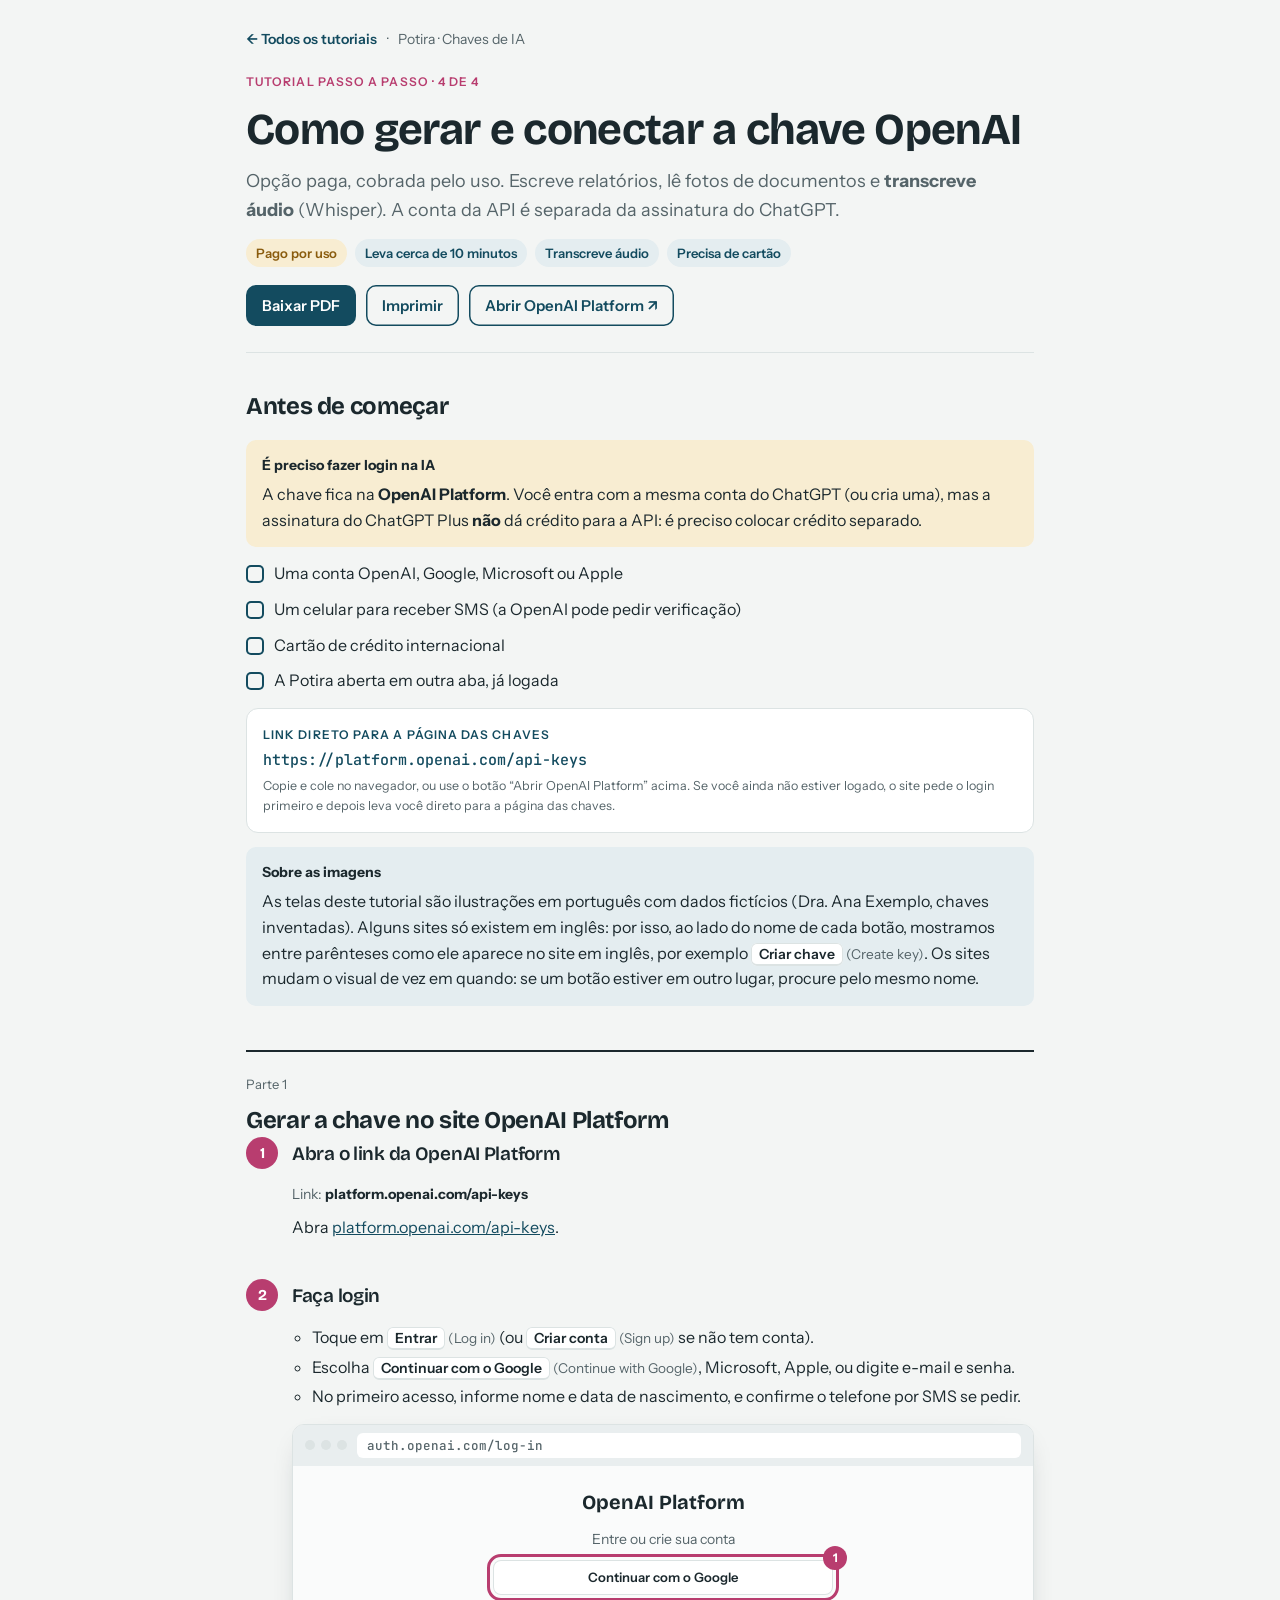
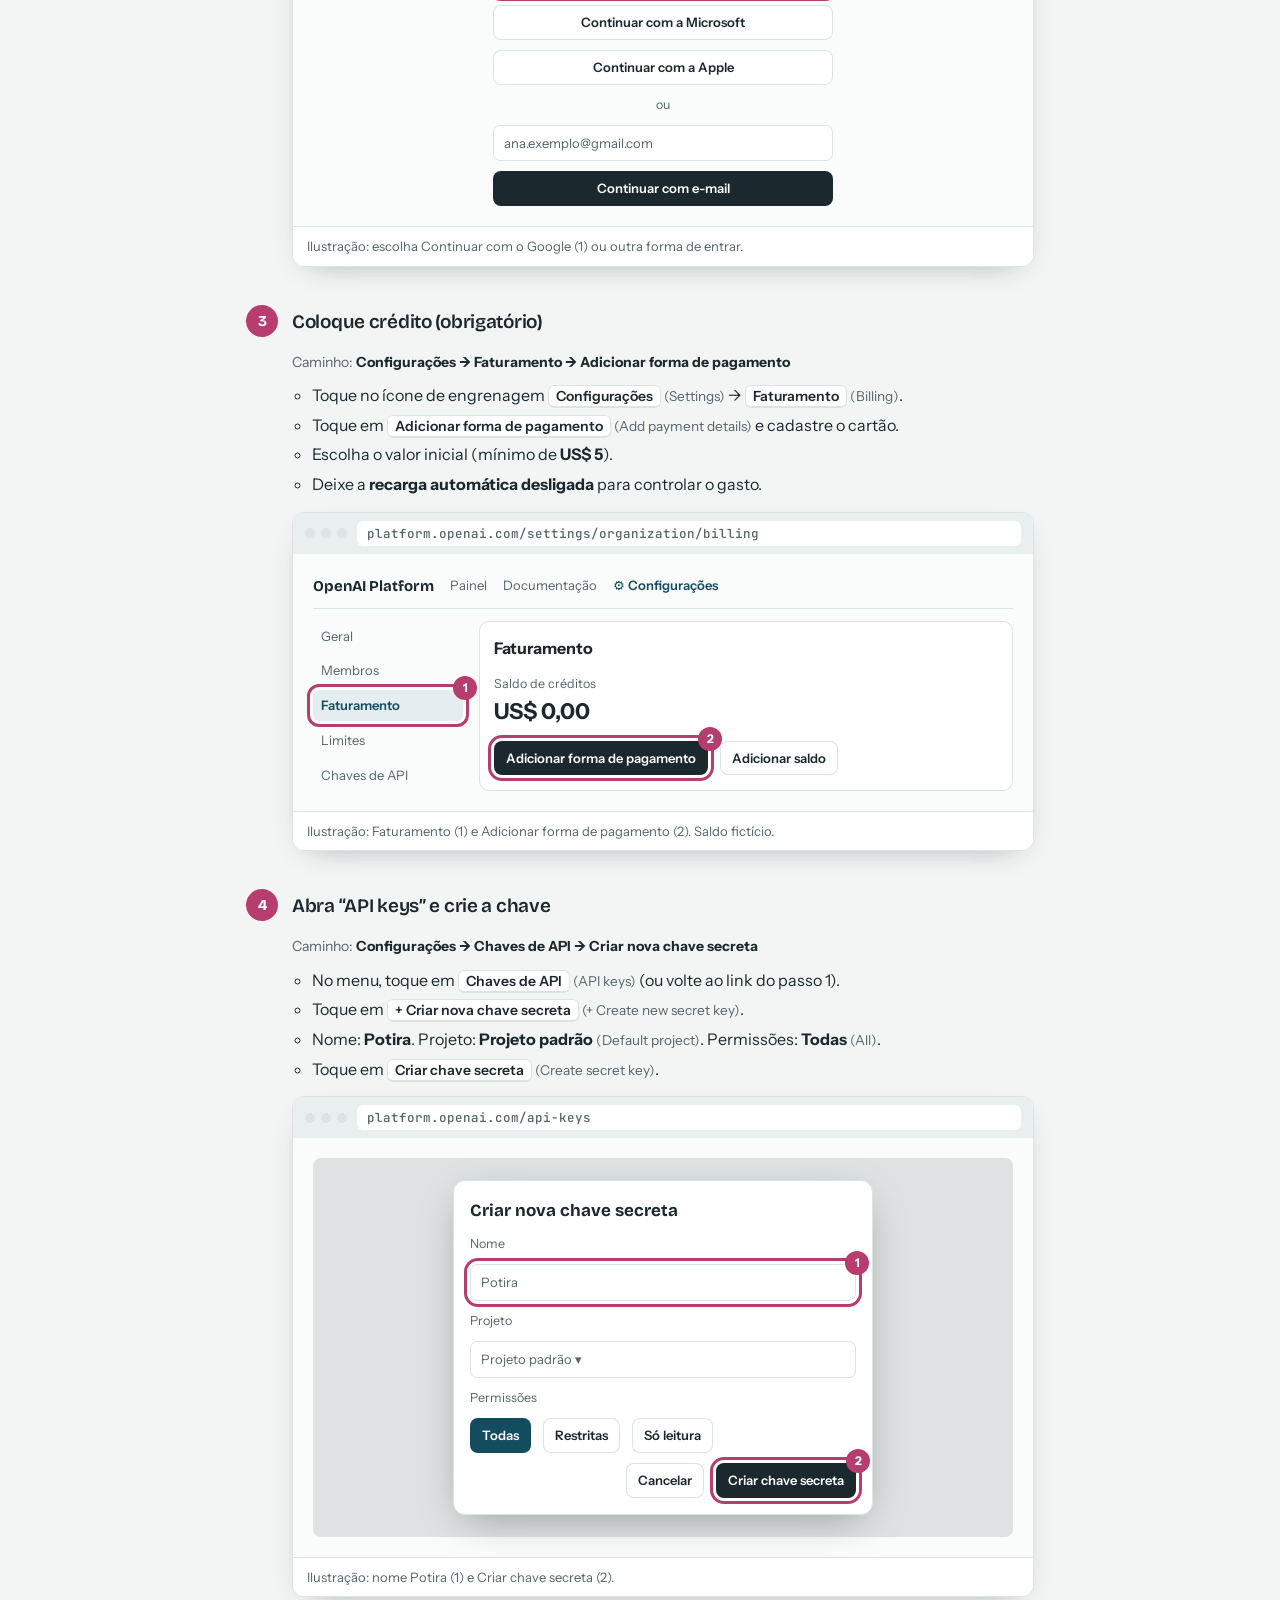
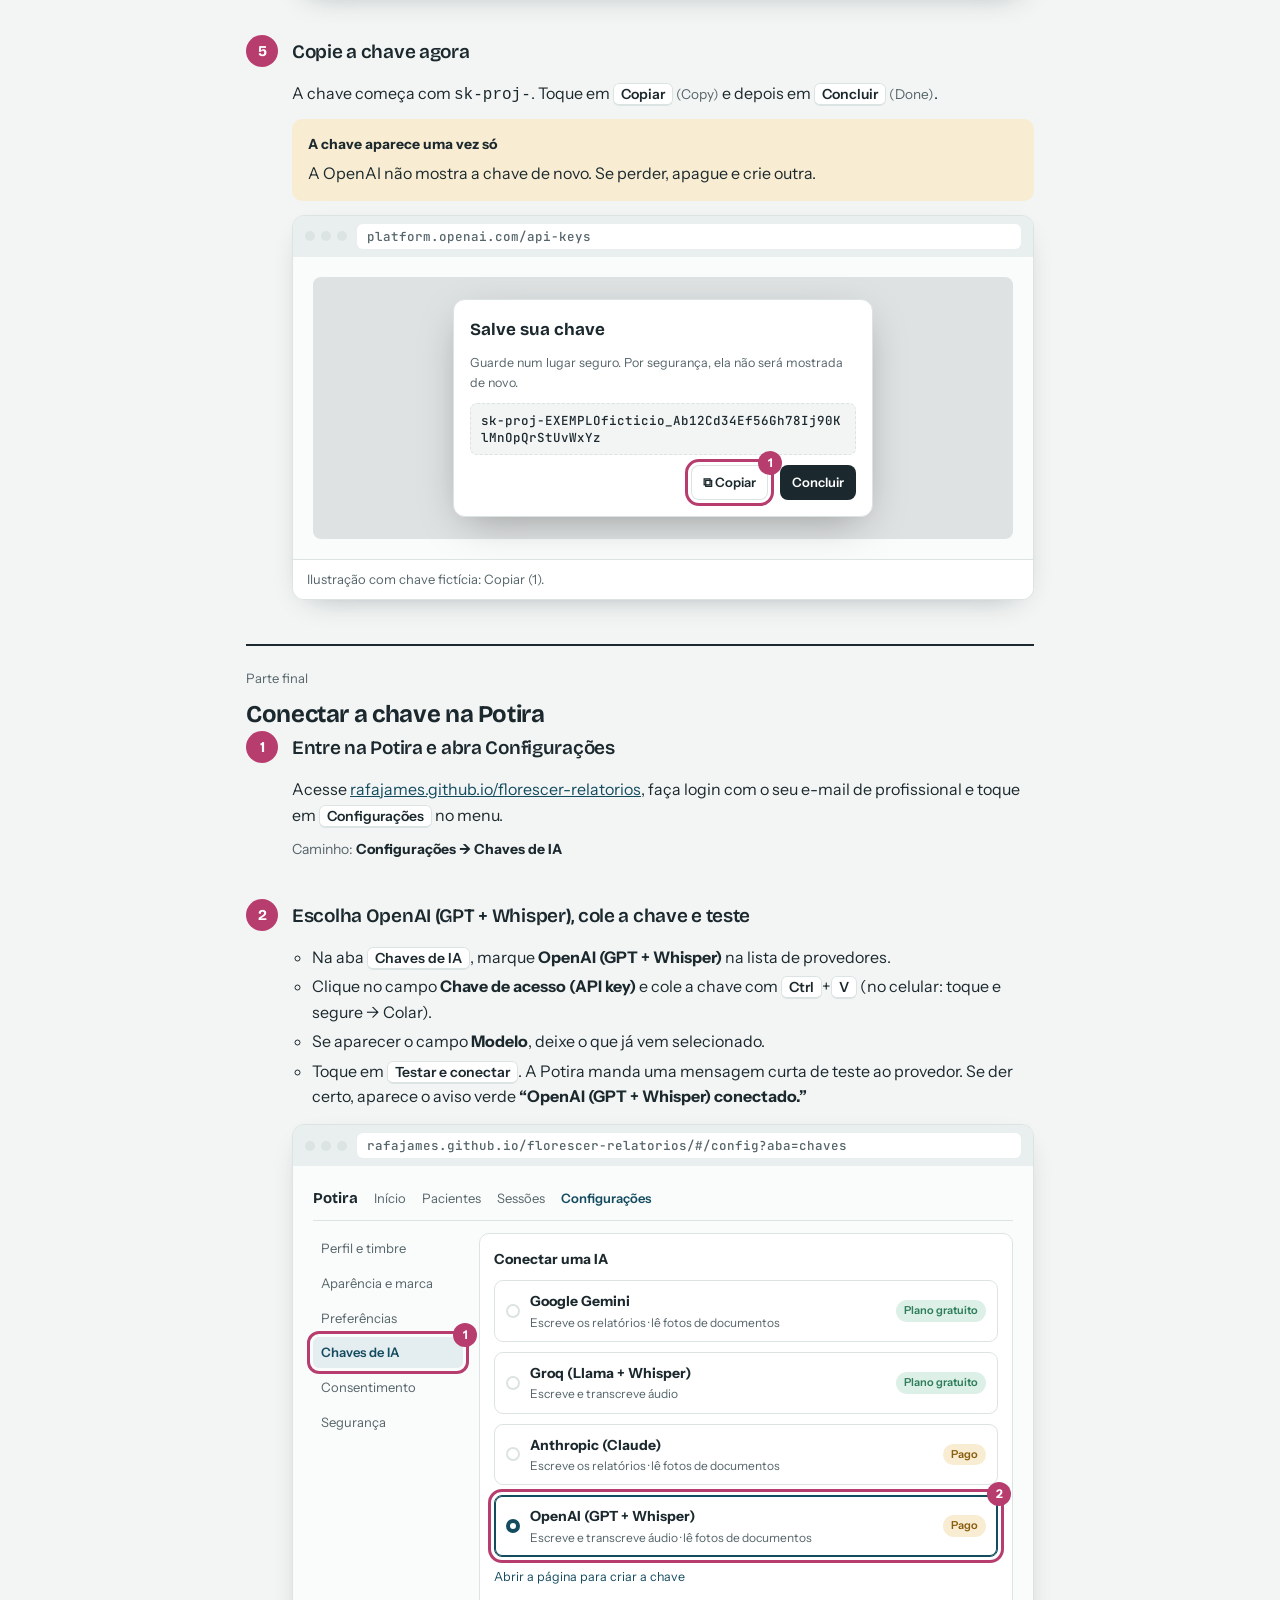
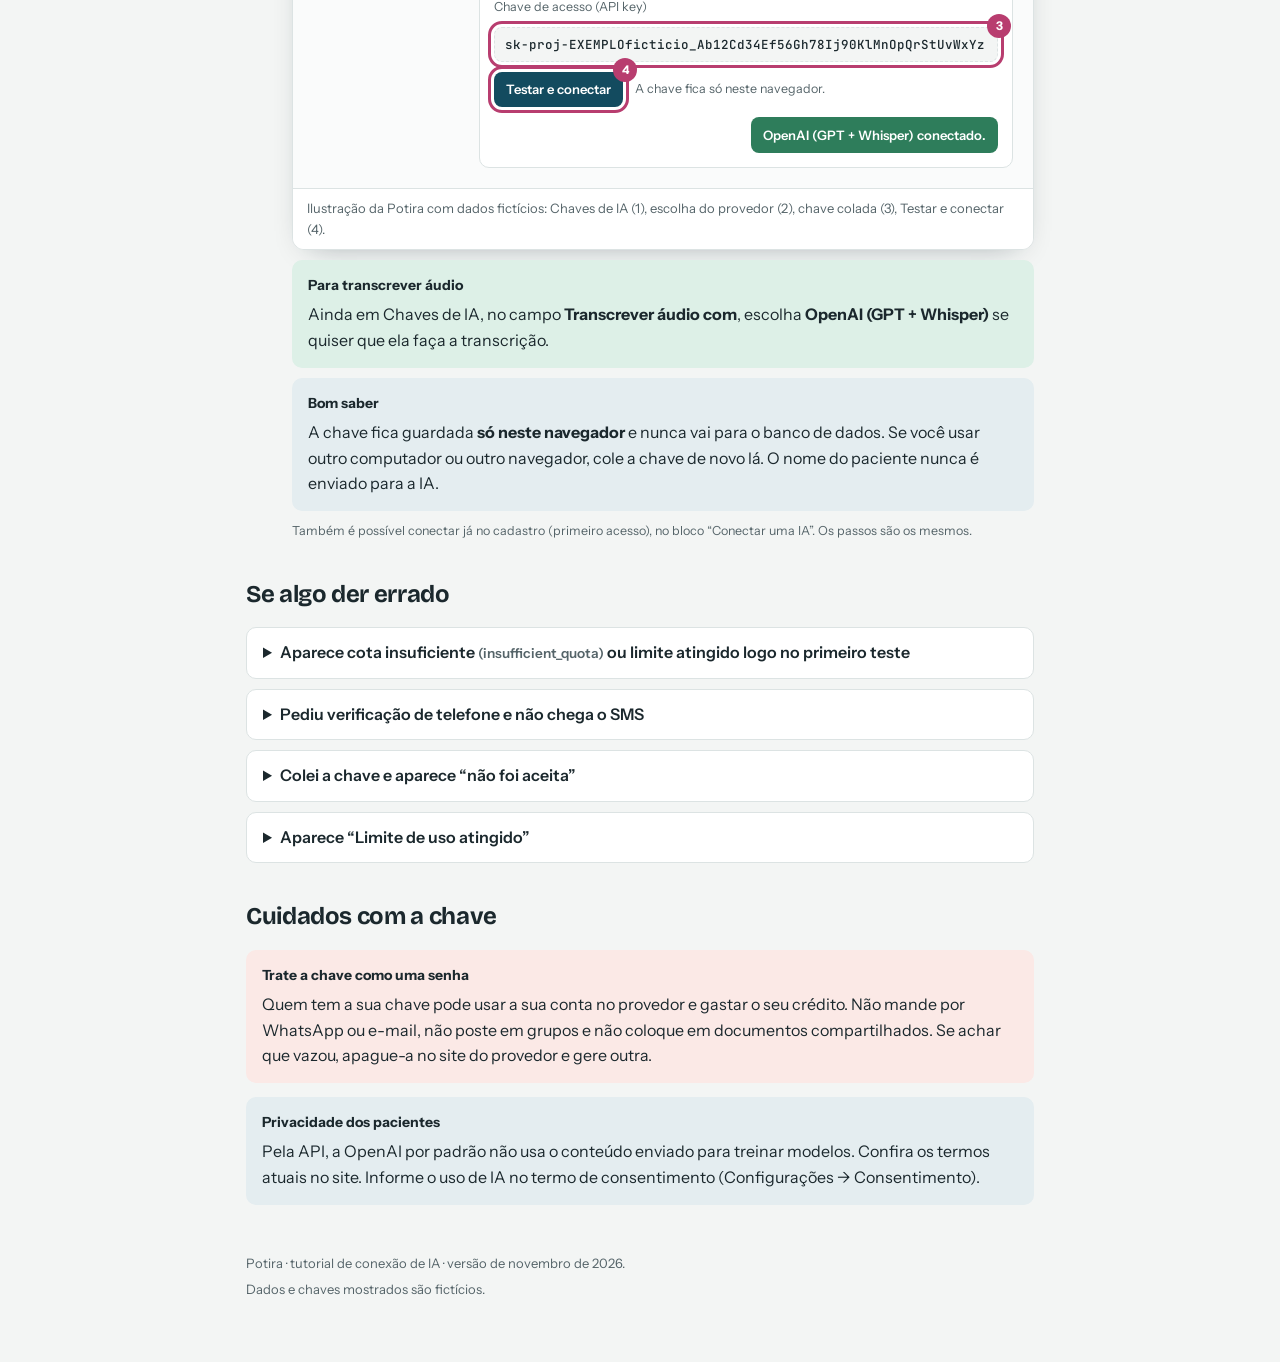
<file: tutoriais/tutorial-openai.html>
<!doctype html><html lang="pt-BR"><head><meta charset="utf-8"><meta name="viewport" content="width=device-width,initial-scale=1,viewport-fit=cover">
<title>Chave OpenAI</title><meta name="claude:viewport-fit-sides" content="cover">
<link rel="preconnect" href="https://fonts.googleapis.com"><link rel="stylesheet" href="https://fonts.googleapis.com/css2?family=Bricolage+Grotesque:opsz,wght@12..96,500;12..96,700&family=Instrument+Sans:wght@400;500;600&family=JetBrains+Mono:wght@400;500&display=swap"><style>
/* Layout: coluna de leitura única; cada passo = texto + "captura" de tela ilustrativa */
:root{
  --bg:#F3F5F4; --paper:#FFFFFF; --ink:#1B282D; --ink-2:#556469; --line:#DCE3E3;
  --petrol:#134B5F; --petrol-tint:#E4EDF0; --bloom:#B83D6F; --bloom-tint:#F6E6ED;
  --ok:#2E7D5B; --ok-tint:#DDF0E7; --warn:#8A5C0E; --warn-tint:#F8EDD2; --danger:#B3382C; --danger-tint:#FBE9E6;
  --shot:#FAFBFB; --chrome:#E9EEEF; --ring:#B83D6F;
  --display:'Bricolage Grotesque',system-ui,sans-serif;
  --sans:'Instrument Sans',system-ui,-apple-system,'Segoe UI',sans-serif;
  --mono:'JetBrains Mono',ui-monospace,Consolas,monospace;
}
@media (prefers-color-scheme: dark){:root:not([data-theme="light"]){
  --bg:#0F171B; --paper:#172229; --ink:#E7EFF2; --ink-2:#9FB3BC; --line:#2A3A43;
  --petrol:#8CC9DA; --petrol-tint:#16313B; --bloom:#E58AB0; --bloom-tint:#3A1D2A;
  --ok:#43A079; --ok-tint:#173528; --warn:#E8B75C; --warn-tint:#3A2C10; --danger:#F08376; --danger-tint:#3B1B18;
  --shot:#131D23; --chrome:#22313A; --ring:#E58AB0; color-scheme:dark}}
:root[data-theme="dark"]{
  --bg:#0F171B; --paper:#172229; --ink:#E7EFF2; --ink-2:#9FB3BC; --line:#2A3A43;
  --petrol:#8CC9DA; --petrol-tint:#16313B; --bloom:#E58AB0; --bloom-tint:#3A1D2A;
  --ok:#43A079; --ok-tint:#173528; --warn:#E8B75C; --warn-tint:#3A2C10; --danger:#F08376; --danger-tint:#3B1B18;
  --shot:#131D23; --chrome:#22313A; --ring:#E58AB0; color-scheme:dark}
*{box-sizing:border-box}
body{background:var(--bg);color:var(--ink);font:16px/1.6 var(--sans);margin:0}
.wrap{max-width:820px;margin:0 auto;padding-block:28px 64px;padding-left:max(16px,env(safe-area-inset-left,0px));padding-right:max(16px,env(safe-area-inset-right,0px))}
a{color:var(--petrol)} a:focus-visible,button:focus-visible{outline:3px solid var(--bloom);outline-offset:2px}
h1,h2,h3{font-family:var(--display);text-wrap:balance;margin:0;letter-spacing:-.015em}
h1{font-size:clamp(30px,6vw,44px);line-height:1.08;font-weight:700}
h2{font-size:24px;font-weight:700}
h3{font-size:19px;font-weight:600}
p{margin:0}
.crumb{display:flex;gap:10px;flex-wrap:wrap;align-items:center;font-size:14px;color:var(--ink-2);margin-bottom:22px}
.crumb a{text-decoration:none;font-weight:600}
.eyebrow{font-size:12px;letter-spacing:.09em;text-transform:uppercase;font-weight:600;color:var(--bloom)}
.hero{display:grid;gap:14px;padding-bottom:26px;border-bottom:1px solid var(--line)}
.hero .lead{font-size:18px;color:var(--ink-2);max-width:62ch}
.facts{display:flex;flex-wrap:wrap;gap:8px}
.chip{display:inline-flex;align-items:center;gap:6px;font-size:13px;font-weight:600;padding:4px 10px;border-radius:999px;background:var(--petrol-tint);color:var(--petrol)}
.chip.ok{background:var(--ok-tint);color:var(--ok)} .chip.paid{background:var(--warn-tint);color:var(--warn)}
.actions{display:flex;flex-wrap:wrap;gap:10px;margin-top:4px}
.btn{display:inline-flex;align-items:center;gap:8px;border:0;border-radius:10px;padding:11px 16px;font:600 15px var(--sans);cursor:pointer;text-decoration:none;background:var(--petrol);color:var(--paper)}
.btn.alt{background:transparent;color:var(--petrol);box-shadow:inset 0 0 0 1.5px var(--petrol)}
.note{border-radius:10px;padding:14px 16px;background:var(--petrol-tint);color:var(--ink);display:grid;gap:6px}
.note.warn{background:var(--warn-tint)} .note.danger{background:var(--danger-tint)} .note.ok{background:var(--ok-tint)}
.note b.t{font-size:14px}
section.block{display:grid;gap:14px;margin-top:34px}
.prep{display:grid;gap:10px;padding:0;margin:0;list-style:none}
.prep li{display:flex;gap:10px;align-items:flex-start}
.prep li::before{content:"";flex:0 0 18px;height:18px;margin-top:4px;border-radius:5px;box-shadow:inset 0 0 0 2px var(--petrol)}
.linkbox{display:grid;gap:6px;background:var(--paper);border:1px solid var(--line);border-radius:12px;padding:16px}
.linkbox code{font:500 15px var(--mono);word-break:break-all;color:var(--petrol)}
ol.steps{list-style:none;padding:0;margin:0;display:grid;gap:40px;counter-reset:s}
ol.steps>li{counter-increment:s;display:grid;gap:12px}
.st-head{display:flex;gap:14px;align-items:baseline}
.st-head::before{content:counter(s);flex:0 0 auto;font:700 15px var(--display);width:32px;height:32px;border-radius:50%;display:grid;place-items:center;background:var(--bloom);color:var(--paper);transform:translateY(-2px)}
.st-body{display:grid;gap:10px;padding-left:46px}
.st-body ul{margin:0;padding-left:20px;display:grid;gap:4px}
.where{font-size:14px;color:var(--ink-2)}
.where b{color:var(--ink)}
kbd,.ui{font:600 14px var(--sans);background:var(--paper);border:1px solid var(--line);border-bottom-width:2px;border-radius:6px;padding:1px 7px;white-space:nowrap}
.part{margin-top:44px;padding-top:22px;border-top:2px solid var(--ink);display:grid;gap:6px}
.part span{font-size:13px;color:var(--ink-2)}
/* captura de tela ilustrativa */
figure.shot{margin:4px 0 0;border-radius:12px;overflow:hidden;border:1px solid var(--line);background:var(--shot);box-shadow:0 10px 30px -18px rgba(10,30,40,.45)}
.bar{display:flex;align-items:center;gap:10px;background:var(--chrome);padding:8px 12px}
.dots{display:flex;gap:6px}.dots i{width:10px;height:10px;border-radius:50%;background:var(--line)}
.url{flex:1;min-width:0;font:500 12.5px var(--mono);color:var(--ink-2);background:var(--paper);border-radius:6px;padding:4px 10px;white-space:nowrap;overflow:hidden;text-overflow:ellipsis}
.screen{padding:20px;display:grid;gap:12px;font-size:14px;overflow-x:auto}
figcaption{font-size:13px;color:var(--ink-2);padding:9px 14px;border-top:1px solid var(--line);background:var(--paper)}
.m-nav{display:flex;gap:16px;align-items:center;font-size:13px;color:var(--ink-2);border-bottom:1px solid var(--line);padding-bottom:10px;flex-wrap:wrap}
.m-nav b{color:var(--ink);font-family:var(--display);font-size:15px}
.m-row{display:flex;gap:12px;align-items:center;flex-wrap:wrap}
.m-side{display:grid;grid-template-columns:150px 1fr;gap:16px}
.m-side>nav{display:grid;gap:4px;align-content:start;font-size:13px;color:var(--ink-2)}
.m-side>nav span{padding:5px 8px;border-radius:6px}
.m-side>nav span.on{background:var(--petrol-tint);color:var(--petrol);font-weight:600}
.m-card{background:var(--paper);border:1px solid var(--line);border-radius:10px;padding:14px;display:grid;gap:10px;min-width:0}
.m-btn{display:inline-block;border-radius:8px;padding:7px 12px;font-weight:600;font-size:13px;background:var(--ink);color:var(--paper)}
.m-btn.light{background:var(--paper);color:var(--ink);box-shadow:inset 0 0 0 1px var(--line)}
.m-btn.pet{background:var(--petrol);color:var(--paper)}
.m-in{border:1px solid var(--line);border-radius:7px;padding:7px 10px;background:var(--paper);color:var(--ink-2);font-size:13px;min-width:0}
.m-key{font:500 12.5px var(--mono);background:var(--bg);border:1px dashed var(--line);border-radius:7px;padding:8px 10px;word-break:break-all;color:var(--ink)}
.m-table{width:100%;border-collapse:collapse;font-size:12.5px}
.m-table th,.m-table td{text-align:left;padding:7px 8px;border-bottom:1px solid var(--line);white-space:nowrap}
.m-table th{color:var(--ink-2);font-weight:600}
.m-modal{max-width:420px;margin:0 auto;width:100%;background:var(--paper);border-radius:12px;padding:16px;display:grid;gap:10px;box-shadow:0 12px 40px -12px rgba(0,0,0,.35);border:1px solid var(--line)}
.m-dim{background:color-mix(in srgb,var(--ink) 12%,transparent);border-radius:8px;padding:22px 12px}
.m-login{max-width:340px;margin:0 auto;width:100%;display:grid;gap:10px;text-align:center}
.m-prov{display:flex;gap:10px;align-items:center;border:1px solid var(--line);border-radius:9px;padding:9px 11px;background:var(--paper)}
.m-prov.on{border-color:var(--petrol);box-shadow:inset 0 0 0 1px var(--petrol)}
.m-prov .r{width:14px;height:14px;border-radius:50%;box-shadow:inset 0 0 0 2px var(--line);flex:0 0 auto}
.m-prov.on .r{box-shadow:inset 0 0 0 4px var(--petrol)}
.m-prov small{display:block;color:var(--ink-2);font-size:12px}
.m-prov .g{flex:1;min-width:0}
.tag{font-size:11px;font-weight:600;border-radius:999px;padding:2px 8px;background:var(--ok-tint);color:var(--ok);white-space:nowrap}
.tag.p{background:var(--warn-tint);color:var(--warn)}
.m-toast{justify-self:end;background:var(--ok);color:var(--paper);border-radius:8px;padding:8px 12px;font-weight:600;font-size:13px}
.hl{position:relative;outline:3px solid var(--ring);outline-offset:3px;border-radius:8px}
.hl[data-n]::after{content:attr(data-n);position:absolute;top:-14px;right:-14px;width:24px;height:24px;border-radius:50%;background:var(--ring);color:var(--paper);font:700 12px/24px var(--sans);text-align:center}
.en{font-size:.85em;color:var(--ink-2);white-space:nowrap}
.muted{color:var(--ink-2)} .small{font-size:12.5px}
.faq{display:grid;gap:10px}
details{background:var(--paper);border:1px solid var(--line);border-radius:10px;padding:12px 16px}
details summary{cursor:pointer;font-weight:600}
details p{margin-top:8px;color:var(--ink-2)}
.done{display:grid;gap:8px;text-align:left}
.foot{margin-top:48px;font-size:13px;color:var(--ink-2);display:grid;gap:6px}
/* índice */
.grid{display:grid;grid-template-columns:repeat(auto-fit,minmax(min(100%,340px),1fr));gap:14px}
.card{background:var(--paper);border:1px solid var(--line);border-radius:14px;padding:18px;display:grid;gap:10px;text-decoration:none;color:var(--ink)}
.card:hover{border-color:var(--petrol)}
.card .go{font-weight:600;color:var(--petrol);font-size:14px}
.card .row{display:flex;gap:8px;flex-wrap:wrap}
@media (max-width:560px){.st-body{padding-left:0}.m-side{grid-template-columns:1fr}.m-side>nav{display:flex;flex-wrap:wrap}}
@media print{body{background:#fff}.noprint{display:none!important}figure.shot{break-inside:avoid}ol.steps>li{break-inside:avoid-page}.wrap{max-width:none}}
@media (prefers-reduced-motion:reduce){*{transition:none!important}}
</style></head><body><div class="wrap">
<nav class="crumb noprint"><a href="index.html">← Todos os tutoriais</a><span>·</span><span>Potira · Chaves de IA</span></nav>
<header class="hero"><span class="eyebrow">Tutorial passo a passo · 4 de 4</span>
<h1>Como gerar e conectar a chave OpenAI</h1>
<p class="lead">Opção paga, cobrada pelo uso. Escreve relatórios, lê fotos de documentos e <b>transcreve áudio</b> (Whisper). A conta da API é separada da assinatura do ChatGPT.</p>
<div class="facts"><span class="chip paid">Pago por uso</span><span class="chip">Leva cerca de 10 minutos</span><span class="chip">Transcreve áudio</span><span class="chip">Precisa de cartão</span></div>
<div class="actions noprint"><a class="btn" href="tutorial-openai.pdf" download>Baixar PDF</a><button class="btn alt" type="button" onclick="window.print()">Imprimir</button><a class="btn alt" href="https://platform.openai.com/api-keys" target="_blank" rel="noopener">Abrir OpenAI Platform ↗</a></div></header>

<section class="block"><h2>Antes de começar</h2>
<div class="note warn"><b class="t">É preciso fazer login na IA</b><p>A chave fica na <b>OpenAI Platform</b>. Você entra com a mesma conta do ChatGPT (ou cria uma), mas a assinatura do ChatGPT Plus <b>não</b> dá crédito para a API: é preciso colocar crédito separado.</p></div>
<ul class="prep"><li>Uma conta OpenAI, Google, Microsoft ou Apple</li><li>Um celular para receber SMS (a OpenAI pode pedir verificação)</li><li>Cartão de crédito internacional</li><li>A Potira aberta em outra aba, já logada</li></ul>
<div class="linkbox"><span class="eyebrow" style="color:var(--petrol)">Link direto para a página das chaves</span><code>https://platform.openai.com/api-keys</code>
<p class="small muted">Copie e cole no navegador, ou use o botão “Abrir OpenAI Platform” acima. Se você ainda não estiver logado, o site pede o login primeiro e depois leva você direto para a página das chaves.</p></div>
<div class="note"><b class="t">Sobre as imagens</b><p>As telas deste tutorial são ilustrações em português com dados fictícios (Dra. Ana Exemplo, chaves inventadas). Alguns sites só existem em inglês: por isso, ao lado do nome de cada botão, mostramos entre parênteses como ele aparece no site em inglês, por exemplo <span class="ui">Criar chave</span> <span class="en">(Create key)</span>. Os sites mudam o visual de vez em quando: se um botão estiver em outro lugar, procure pelo mesmo nome.</p></div>
</section>

<div class="part"><span>Parte 1</span><h2>Gerar a chave no site OpenAI Platform</h2></div>
<ol class="steps"><li><div class="st-head"><h3>Abra o link da OpenAI Platform</h3></div><div class="st-body"><p class="where">Link: <b>platform.openai.com/api-keys</b></p><p>Abra <a href="https://platform.openai.com/api-keys" target="_blank" rel="noopener">platform.openai.com/api-keys</a>.</p></div></li><li><div class="st-head"><h3>Faça login</h3></div><div class="st-body"><ul><li>Toque em <span class="ui">Entrar</span> <span class="en">(Log in)</span> (ou <span class="ui">Criar conta</span> <span class="en">(Sign up)</span> se não tem conta).</li><li>Escolha <span class="ui">Continuar com o Google</span> <span class="en">(Continue with Google)</span>, Microsoft, Apple, ou digite e-mail e senha.</li><li>No primeiro acesso, informe nome e data de nascimento, e confirme o telefone por SMS se pedir.</li></ul><figure class="shot"><div class="bar"><span class="dots"><i></i><i></i><i></i></span><span class="url">auth.openai.com/log-in</span></div>
<div class="screen"><div class="m-login"><b style="font-family:var(--display);font-size:20px">OpenAI Platform</b>
<span class="muted">Entre ou crie sua conta</span><span class="m-btn light hl" data-n="1" style="display:block">Continuar com o Google</span><span class="m-btn light "  style="display:block">Continuar com a Microsoft</span><span class="m-btn light "  style="display:block">Continuar com a Apple</span>
<span class="small muted">ou</span><span class="m-in" style="text-align:left">ana.exemplo@gmail.com</span><span class="m-btn">Continuar com e-mail</span></div></div><figcaption>Ilustração: escolha Continuar com o Google (1) ou outra forma de entrar.</figcaption></figure></div></li><li><div class="st-head"><h3>Coloque crédito (obrigatório)</h3></div><div class="st-body"><p class="where">Caminho: <b>Configurações → Faturamento → Adicionar forma de pagamento</b></p><ul><li>Toque no ícone de engrenagem <span class="ui">Configurações</span> <span class="en">(Settings)</span> → <span class="ui">Faturamento</span> <span class="en">(Billing)</span>.</li><li>Toque em <span class="ui">Adicionar forma de pagamento</span> <span class="en">(Add payment details)</span> e cadastre o cartão.</li><li>Escolha o valor inicial (mínimo de <b>US$ 5</b>).</li><li>Deixe a <b>recarga automática desligada</b> para controlar o gasto.</li></ul><figure class="shot"><div class="bar"><span class="dots"><i></i><i></i><i></i></span><span class="url">platform.openai.com/settings/organization/billing</span></div>
<div class="screen"><div class="m-nav"><b>OpenAI Platform</b><span>Painel</span><span>Documentação</span><span style="color:var(--petrol);font-weight:600">⚙ Configurações</span></div>
<div class="m-side"><nav><span>Geral</span><span>Membros</span><span class="on hl" data-n="1">Faturamento</span><span>Limites</span><span>Chaves de API</span></nav>
<div class="m-card"><b style="font-size:16px">Faturamento</b><span><span class="muted small">Saldo de créditos</span><br><b style="font-size:22px">US$ 0,00</b></span>
<div class="m-row"><span class="m-btn hl" data-n="2">Adicionar forma de pagamento</span><span class="m-btn light">Adicionar saldo</span></div></div></div></div><figcaption>Ilustração: Faturamento (1) e Adicionar forma de pagamento (2). Saldo fictício.</figcaption></figure></div></li><li><div class="st-head"><h3>Abra “API keys” e crie a chave</h3></div><div class="st-body"><p class="where">Caminho: <b>Configurações → Chaves de API → Criar nova chave secreta</b></p><ul><li>No menu, toque em <span class="ui">Chaves de API</span> <span class="en">(API keys)</span> (ou volte ao link do passo 1).</li><li>Toque em <span class="ui">+ Criar nova chave secreta</span> <span class="en">(+ Create new secret key)</span>.</li><li>Nome: <b>Potira</b>. Projeto: <b>Projeto padrão</b> <span class="en">(Default project)</span>. Permissões: <b>Todas</b> <span class="en">(All)</span>.</li><li>Toque em <span class="ui">Criar chave secreta</span> <span class="en">(Create secret key)</span>.</li></ul><figure class="shot"><div class="bar"><span class="dots"><i></i><i></i><i></i></span><span class="url">platform.openai.com/api-keys</span></div>
<div class="screen"><div class="m-dim"><div class="m-modal"><b style="font-family:var(--display);font-size:17px">Criar nova chave secreta</b><span class="small muted">Nome</span><span class="m-in hl" data-n="1">Potira</span>
<span class="small muted">Projeto</span><span class="m-in">Projeto padrão ▾</span><span class="small muted">Permissões</span><span class="m-row"><span class="m-btn pet">Todas</span><span class="m-btn light">Restritas</span><span class="m-btn light">Só leitura</span></span>
<div class="m-row" style="justify-content:flex-end"><span class="m-btn light">Cancelar</span><span class="m-btn hl" data-n="2">Criar chave secreta</span></div></div></div></div><figcaption>Ilustração: nome Potira (1) e Criar chave secreta (2).</figcaption></figure></div></li><li><div class="st-head"><h3>Copie a chave agora</h3></div><div class="st-body"><p>A chave começa com <code>sk-proj-</code>. Toque em <span class="ui">Copiar</span> <span class="en">(Copy)</span> e depois em <span class="ui">Concluir</span> <span class="en">(Done)</span>.</p><div class="note warn"><b class="t">A chave aparece uma vez só</b><p>A OpenAI não mostra a chave de novo. Se perder, apague e crie outra.</p></div><figure class="shot"><div class="bar"><span class="dots"><i></i><i></i><i></i></span><span class="url">platform.openai.com/api-keys</span></div>
<div class="screen"><div class="m-dim"><div class="m-modal"><b style="font-family:var(--display);font-size:17px">Salve sua chave</b><span class="small muted">Guarde num lugar seguro. Por segurança, ela não será mostrada de novo.</span><span class="m-key">sk-proj-EXEMPLOficticio_Ab12Cd34Ef56Gh78Ij90KlMnOpQrStUvWxYz</span>
<div class="m-row" style="justify-content:flex-end"><span class="m-btn light hl" data-n="1">⧉ Copiar</span><span class="m-btn">Concluir</span></div></div></div></div><figcaption>Ilustração com chave fictícia: Copiar (1).</figcaption></figure></div></li></ol>


<div class="part noprint-keep"><span>Parte final</span><h2>Conectar a chave na Potira</h2></div>
<ol class="steps" style="counter-reset:s 0">
<li><div class="st-head"><h3>Entre na Potira e abra Configurações</h3></div>
<div class="st-body"><p>Acesse <a href="https://rafajames.github.io/florescer-relatorios/" target="_blank" rel="noopener">rafajames.github.io/florescer-relatorios</a>, faça login com o seu e-mail de profissional e toque em <span class="ui">Configurações</span> no menu.</p>
<p class="where">Caminho: <b>Configurações → Chaves de IA</b></p></div></li>
<li><div class="st-head"><h3>Escolha OpenAI (GPT + Whisper), cole a chave e teste</h3></div>
<div class="st-body"><ul>
<li>Na aba <span class="ui">Chaves de IA</span>, marque <b>OpenAI (GPT + Whisper)</b> na lista de provedores.</li>
<li>Clique no campo <b>Chave de acesso (API key)</b> e cole a chave com <kbd>Ctrl</kbd>+<kbd>V</kbd> (no celular: toque e segure → Colar).</li>
<li>Se aparecer o campo <b>Modelo</b>, deixe o que já vem selecionado.</li>
<li>Toque em <span class="ui">Testar e conectar</span>. A Potira manda uma mensagem curta de teste ao provedor. Se der certo, aparece o aviso verde <b>“OpenAI (GPT + Whisper) conectado.”</b></li></ul>
<figure class="shot"><div class="bar"><span class="dots"><i></i><i></i><i></i></span><span class="url">rafajames.github.io/florescer-relatorios/#/config?aba=chaves</span></div>
<div class="screen">
<div class="m-nav"><b>Potira</b><span>Início</span><span>Pacientes</span><span>Sessões</span><span style="color:var(--petrol);font-weight:600">Configurações</span></div>
<div class="m-side"><nav><span>Perfil e timbre</span><span>Aparência e marca</span><span>Preferências</span><span class="on hl" data-n="1">Chaves de IA</span><span>Consentimento</span><span>Segurança</span></nav>
<div class="m-card"><b>Conectar uma IA</b><div class="m-prov " ><span class="r"></span><span class="g"><b>Google Gemini</b><small>Escreve os relatórios · lê fotos de documentos</small></span><span class="tag ">Plano gratuito</span></div><div class="m-prov " ><span class="r"></span><span class="g"><b>Groq (Llama + Whisper)</b><small>Escreve e transcreve áudio</small></span><span class="tag ">Plano gratuito</span></div><div class="m-prov " ><span class="r"></span><span class="g"><b>Anthropic (Claude)</b><small>Escreve os relatórios · lê fotos de documentos</small></span><span class="tag p">Pago</span></div><div class="m-prov on hl" data-n="2"><span class="r"></span><span class="g"><b>OpenAI (GPT + Whisper)</b><small>Escreve e transcreve áudio · lê fotos de documentos</small></span><span class="tag p">Pago</span></div>
<span class="small" style="color:var(--petrol)">Abrir a página para criar a chave</span>
<span class="small muted">Chave de acesso (API key)</span><span class="m-key hl" data-n="3">sk-proj-EXEMPLOficticio_Ab12Cd34Ef56Gh78Ij90KlMnOpQrStUvWxYz</span>
<div class="m-row"><span class="m-btn pet hl" data-n="4">Testar e conectar</span><span class="small muted">A chave fica só neste navegador.</span></div>
<span class="m-toast">OpenAI (GPT + Whisper) conectado.</span></div></div></div><figcaption>Ilustração da Potira com dados fictícios: Chaves de IA (1), escolha do provedor (2), chave colada (3), Testar e conectar (4).</figcaption></figure>
<div class="note ok"><b class="t">Para transcrever áudio</b><p>Ainda em Chaves de IA, no campo <b>Transcrever áudio com</b>, escolha <b>OpenAI (GPT + Whisper)</b> se quiser que ela faça a transcrição.</p></div>
<div class="note"><b class="t">Bom saber</b><p>A chave fica guardada <b>só neste navegador</b> e nunca vai para o banco de dados. Se você usar outro computador ou outro navegador, cole a chave de novo lá. O nome do paciente nunca é enviado para a IA.</p></div>
<p class="muted small">Também é possível conectar já no cadastro (primeiro acesso), no bloco “Conectar uma IA”. Os passos são os mesmos.</p></div></li>
</ol>

<section class="block"><h2>Se algo der errado</h2><div class="faq"><details><summary>Aparece cota insuficiente <span class="en">(insufficient_quota)</span> ou limite atingido logo no primeiro teste</summary><p>A conta da API está sem crédito. A assinatura do ChatGPT não conta. Coloque crédito em Configurações → Faturamento e teste de novo.</p></details><details><summary>Pediu verificação de telefone e não chega o SMS</summary><p>Confira o número com +55 e DDD. Espere alguns minutos e peça novo código.</p></details>
<details><summary>Colei a chave e aparece “não foi aceita”</summary><p>Confira se copiou a chave inteira, sem espaço no começo ou no fim. Gere uma chave nova e tente de novo. Chaves apagadas ou desativadas no site do provedor param de funcionar na hora.</p></details>
<details><summary>Aparece “Limite de uso atingido”</summary><p>A cota do plano (gratuito ou crédito) acabou por agora. Espere alguns minutos, ou conecte um segundo provedor em Configurações → Chaves de IA e escolha qual usar.</p></details>
</div></section>

<section class="block"><h2>Cuidados com a chave</h2>
<div class="note danger"><b class="t">Trate a chave como uma senha</b><p>Quem tem a sua chave pode usar a sua conta no provedor e gastar o seu crédito. Não mande por WhatsApp ou e-mail, não poste em grupos e não coloque em documentos compartilhados. Se achar que vazou, apague-a no site do provedor e gere outra.</p></div>
<div class="note"><b class="t">Privacidade dos pacientes</b><p>Pela API, a OpenAI por padrão não usa o conteúdo enviado para treinar modelos. Confira os termos atuais no site. Informe o uso de IA no termo de consentimento (Configurações → Consentimento).</p></div>
</section>

<footer class="foot"><span>Potira · tutorial de conexão de IA · versão de novembro de 2026.</span><span>Dados e chaves mostrados são fictícios.</span></footer>
</div></body></html>
</file>
